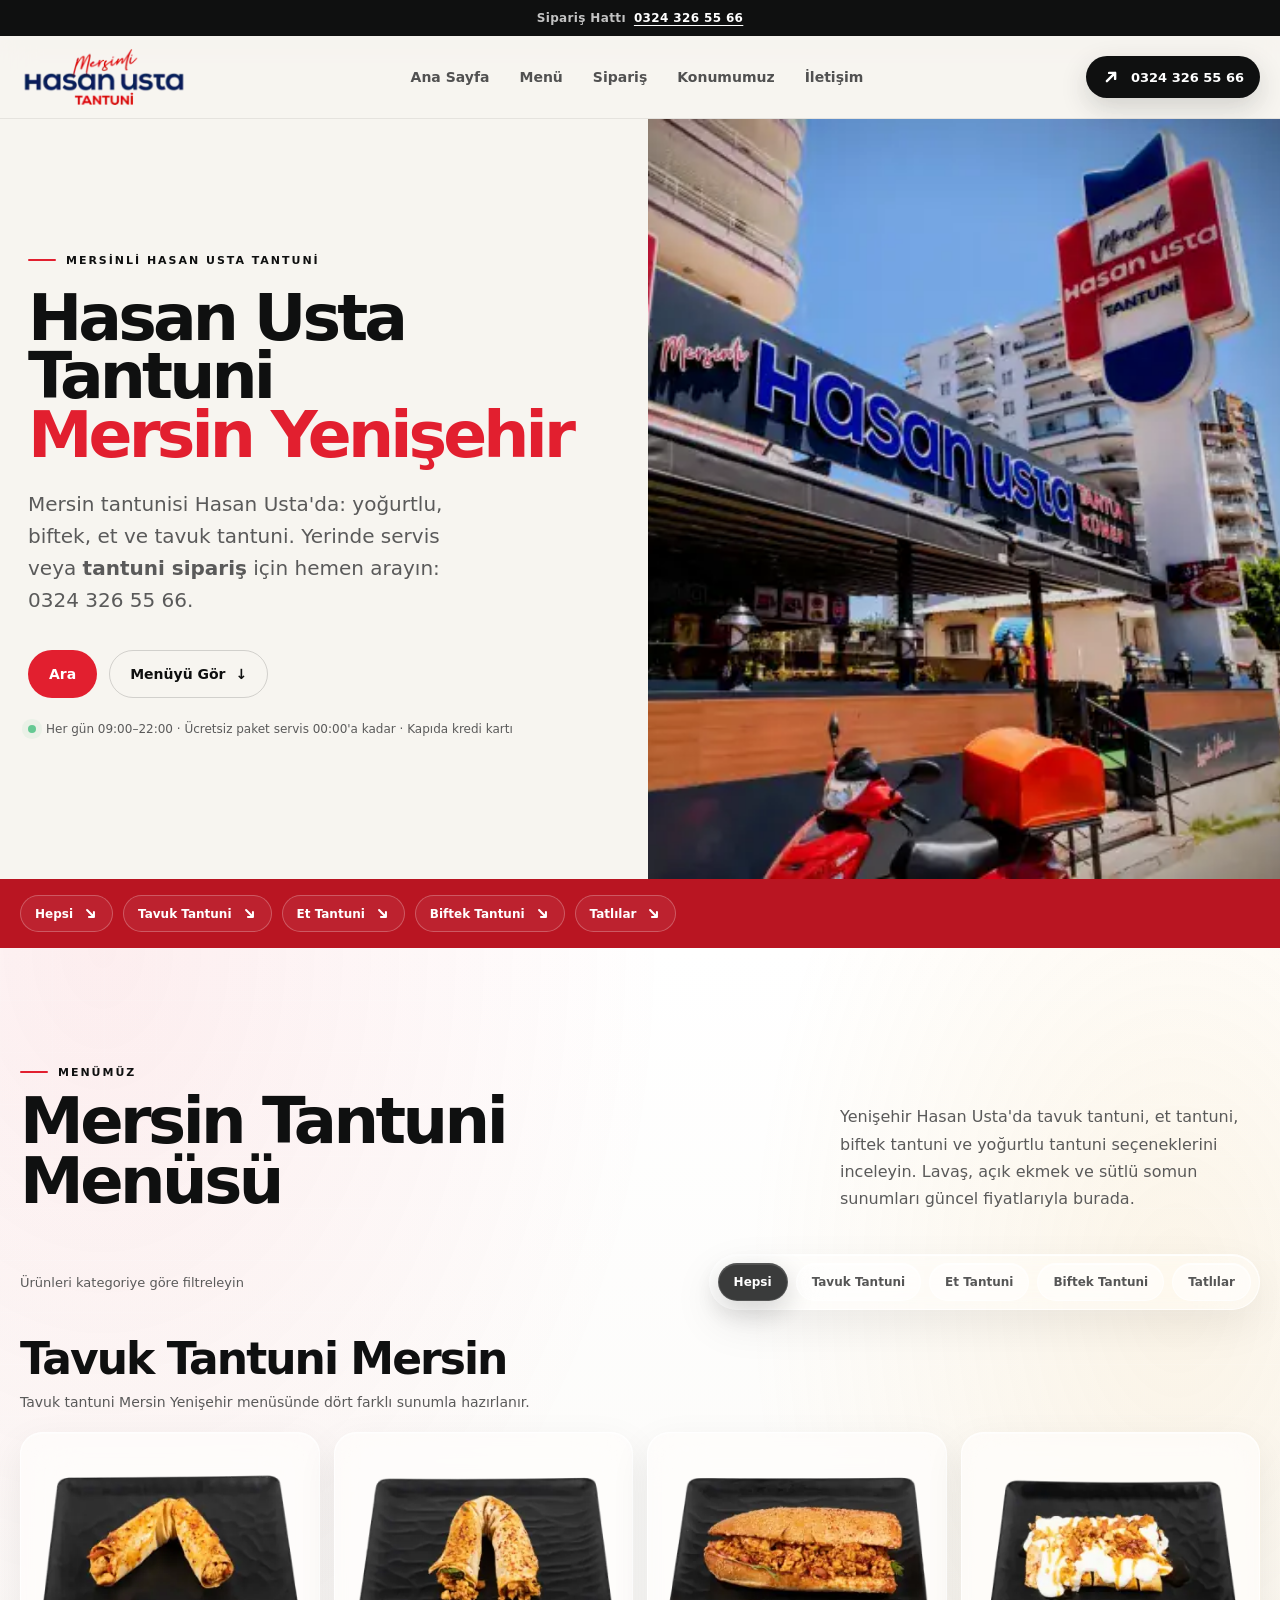
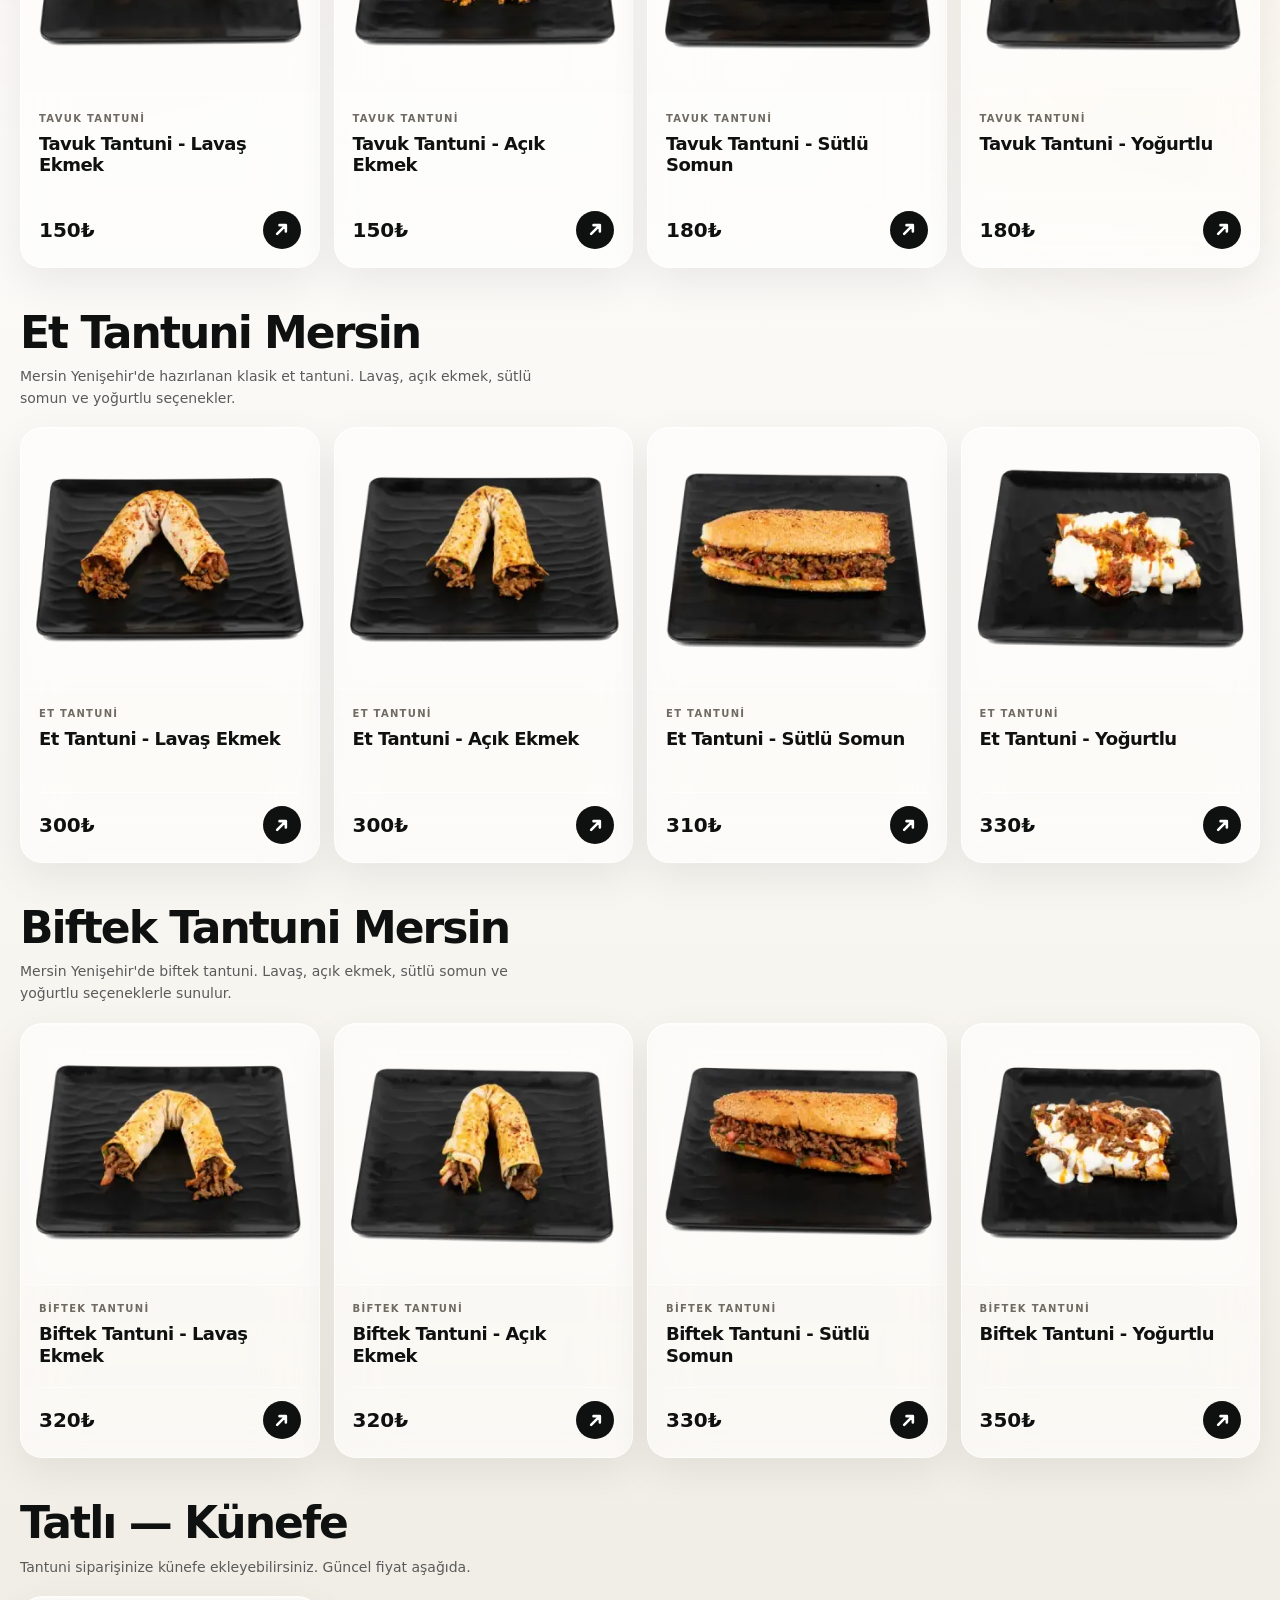
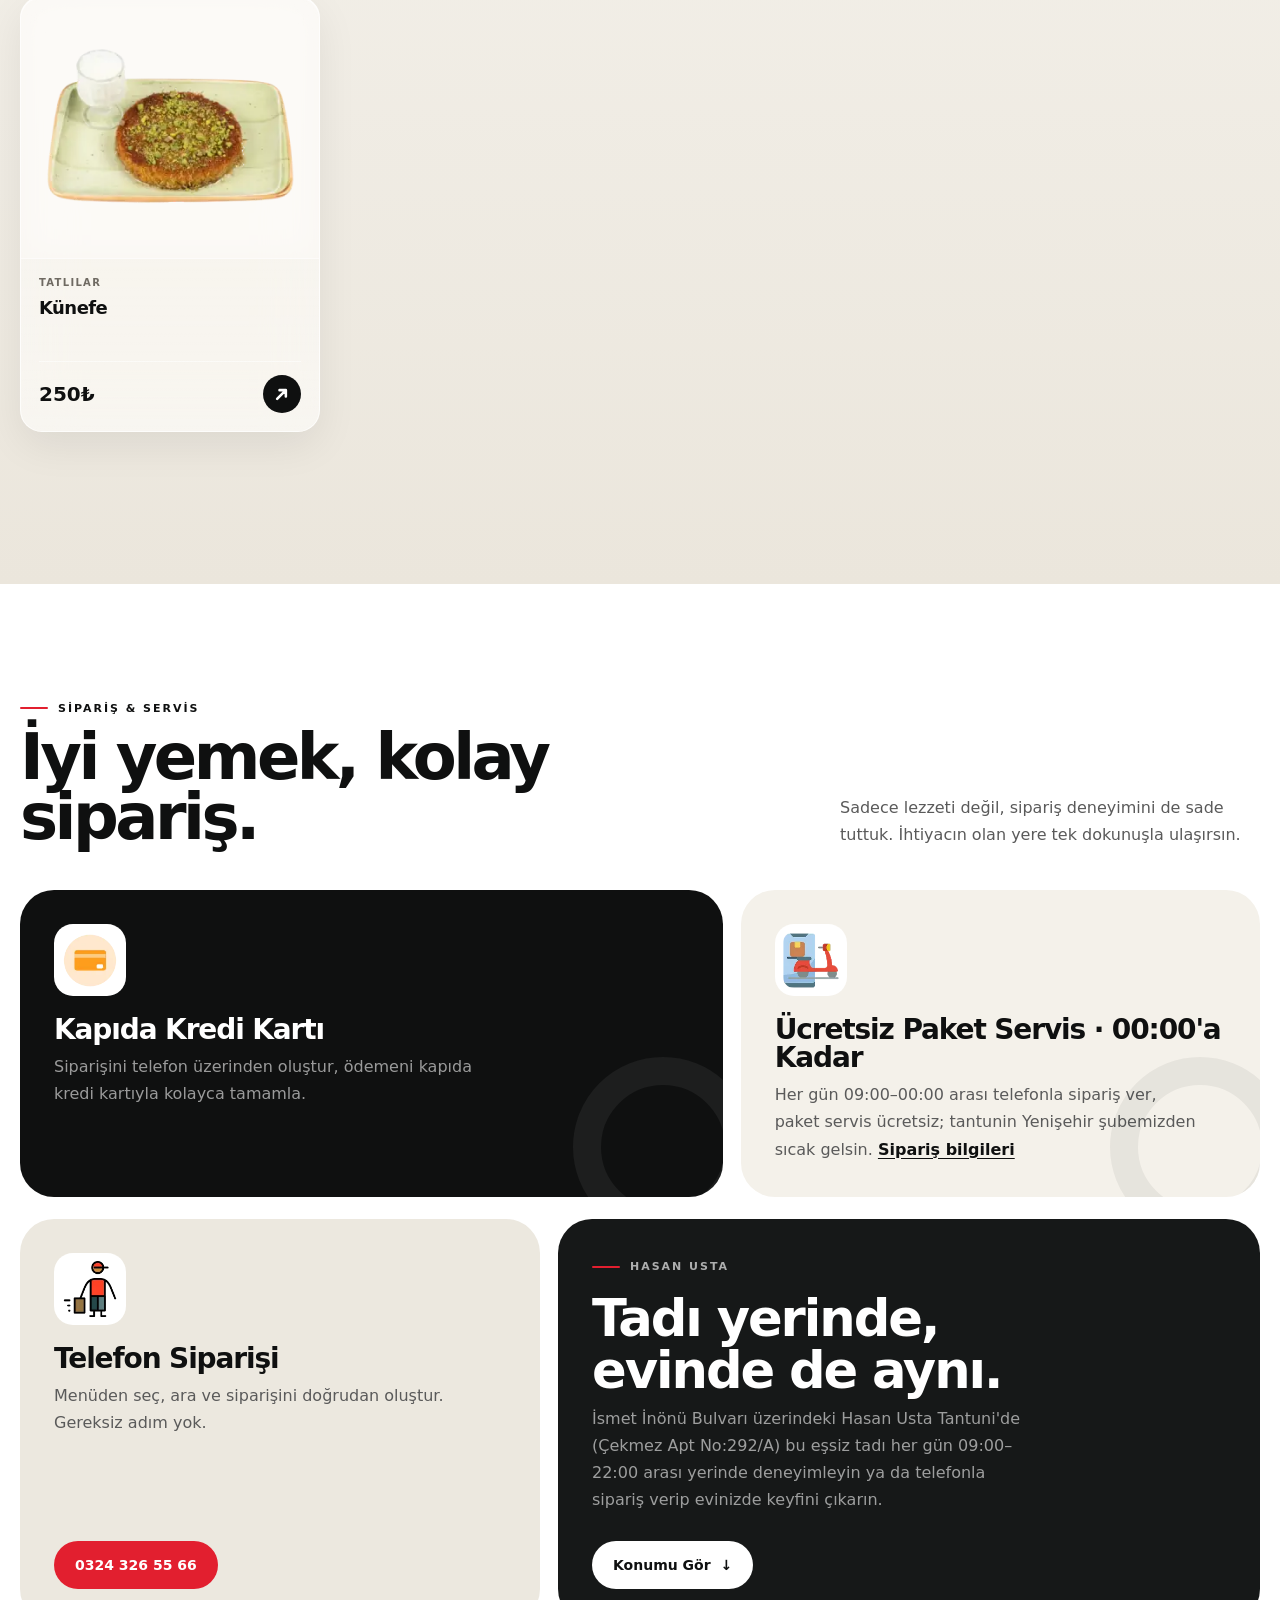
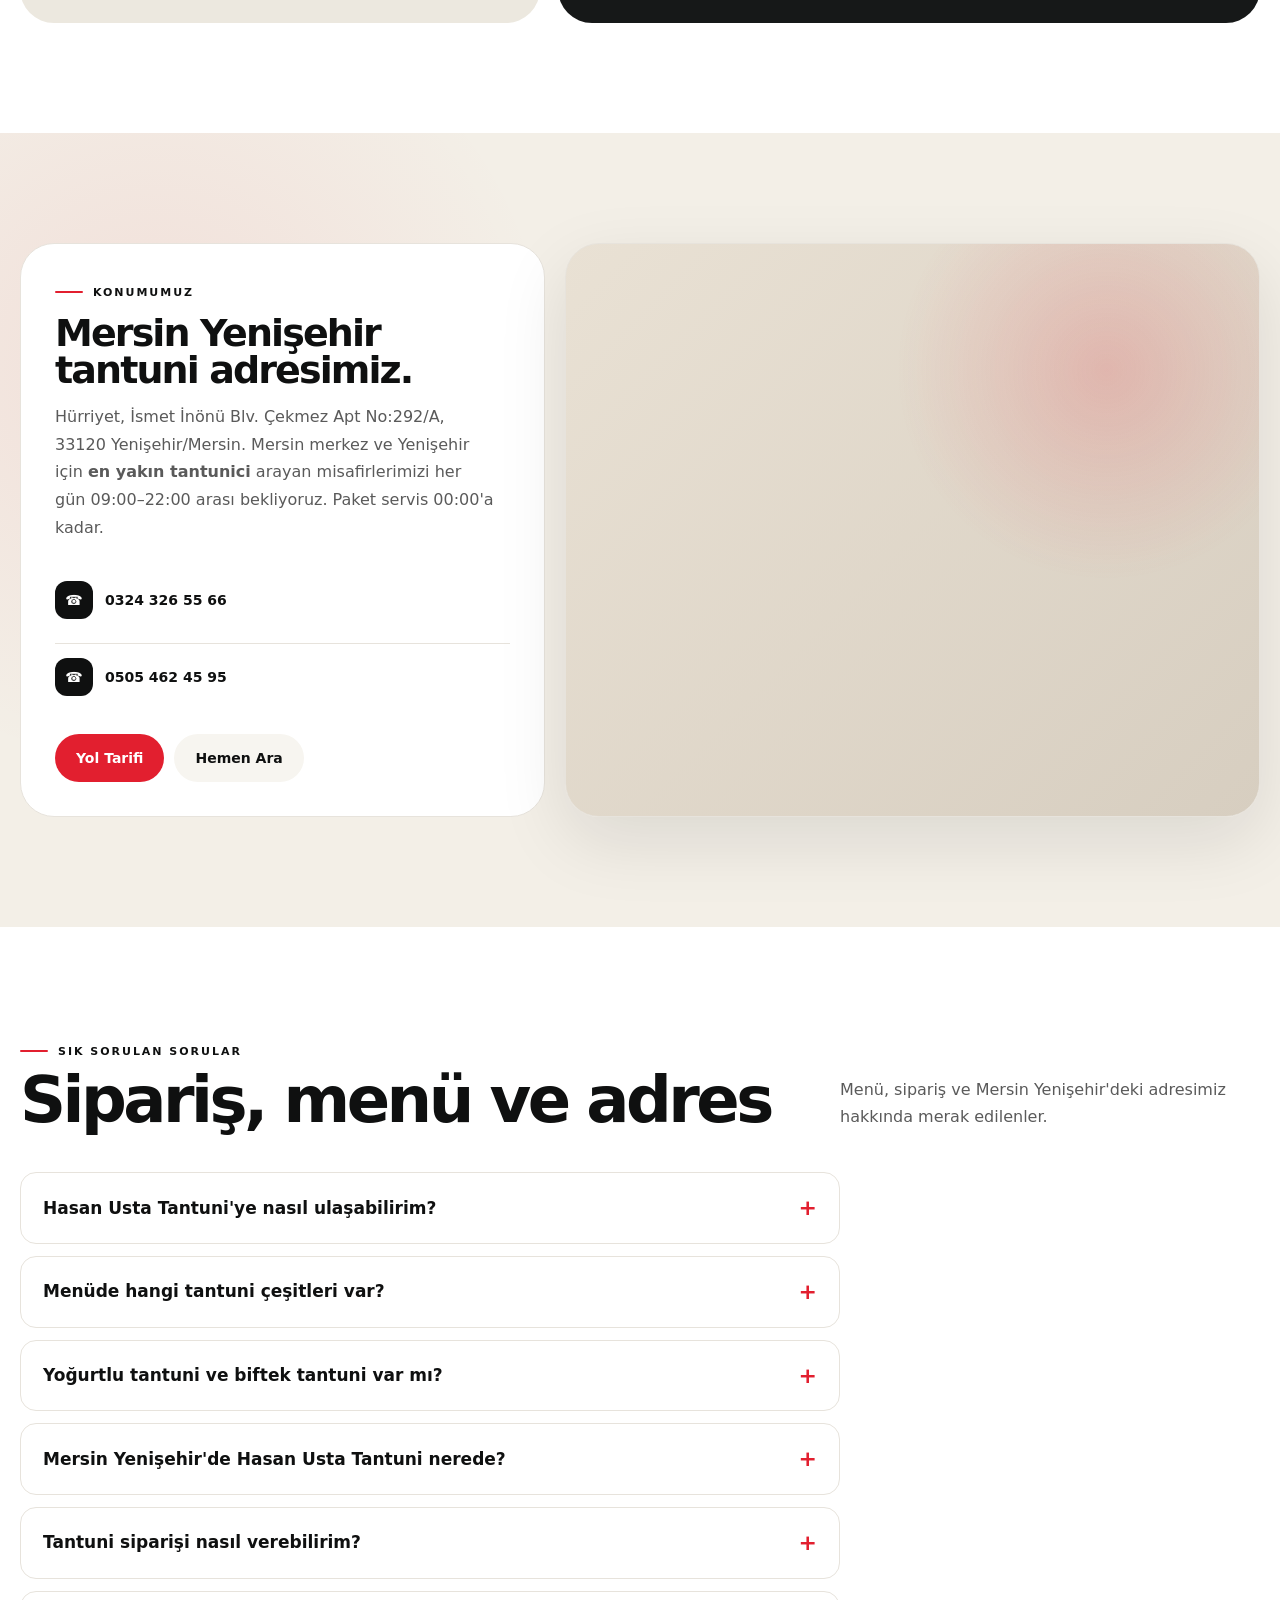
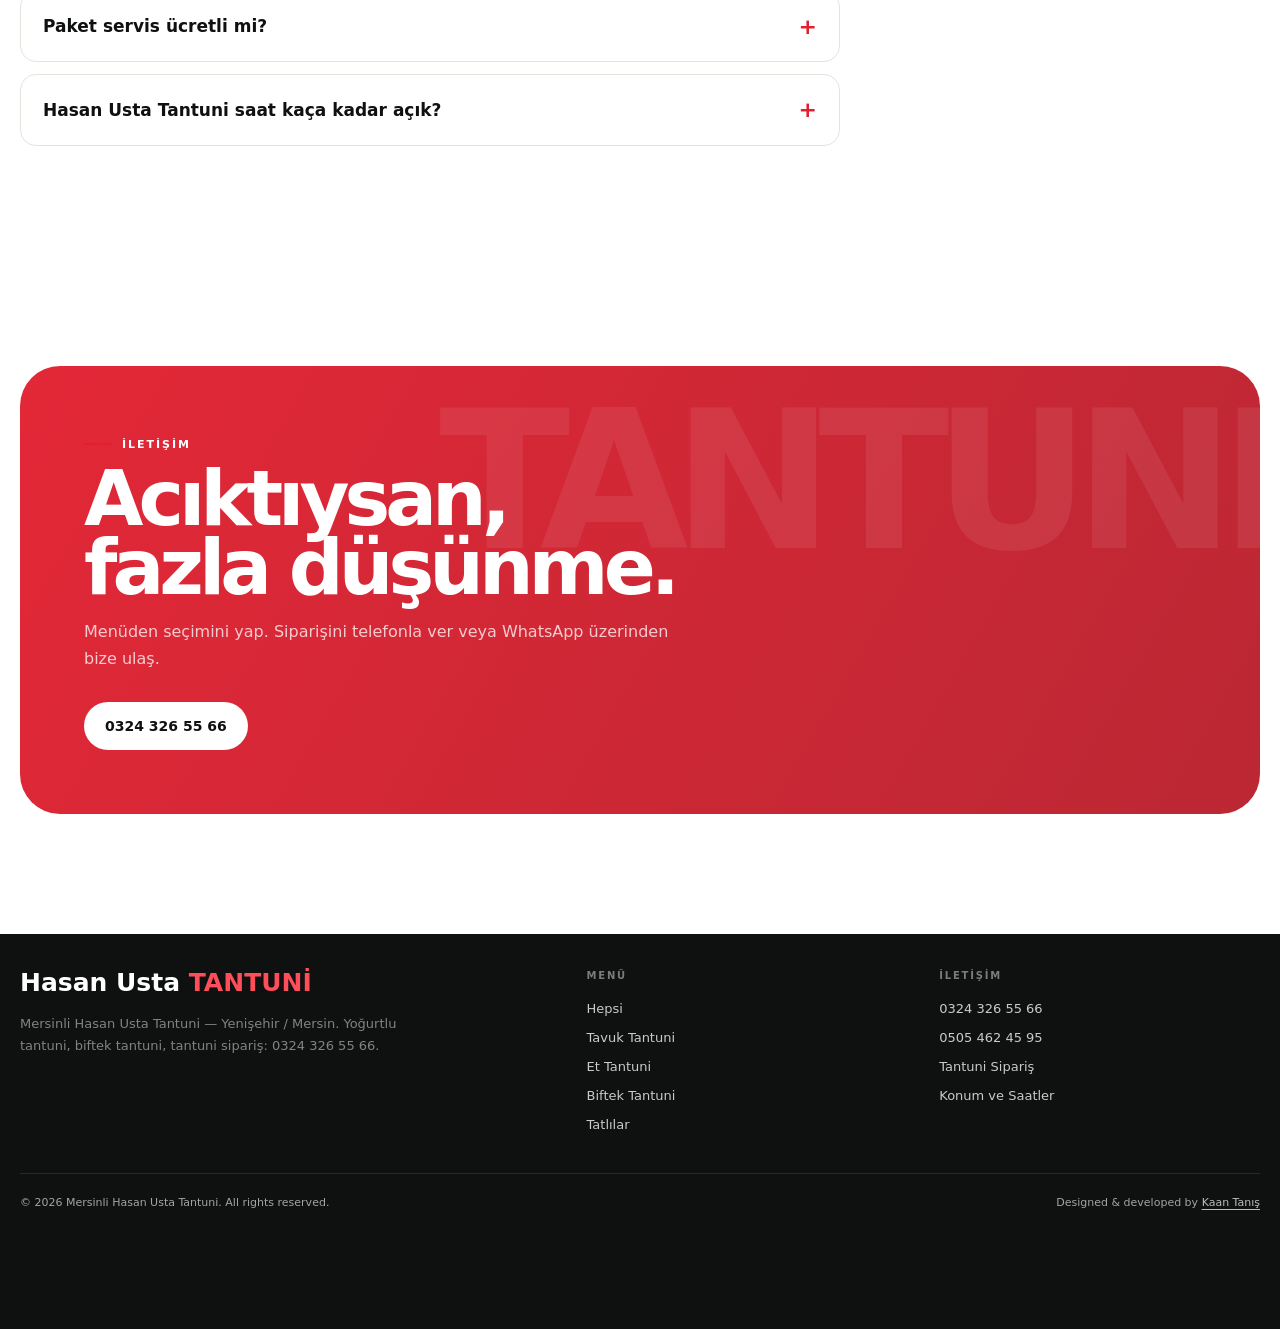
<file: index.html>
<!DOCTYPE html>
<html lang="tr">
<head>
  <meta charset="UTF-8" />
  <meta name="viewport" content="width=device-width, initial-scale=1.0" />
  <meta name="google-site-verification" content="Na1hEfo341hGsZWFAbdFnl8JZlGytCTKSLai0M16E7I" />
  <meta name="theme-color" content="#f7f5f0" />
  <title>Hasan Usta Tantuni | Mersin Tantuni Yenişehir – Sipariş 0324 326 55 66</title>
  <meta name="description" content="Mersin tantuni: Hasan Usta Yenişehir. Tavuk, et, biftek ve yoğurtlu tantuni. Restoran 09:00–22:00, paket servis 00:00’a kadar. Sipariş: 0324 326 55 66." />
  <meta name="geo.region" content="TR-33" />
  <meta name="geo.placename" content="Mersin, Yenişehir" />
  <meta name="ICBM" content="36.7928609, 34.5992794" />
  <link rel="canonical" href="https://mersinlihasanustatantuni.com/" />
  <link rel="describedby" href="/llms.txt" type="text/plain" />
  <link rel="alternate" type="text/markdown" href="/index.md" title="Markdown özeti" />
  <link rel="ai-catalog" href="/.well-known/ai-catalog.json" type="application/ai-catalog+json" />
  <link rel="sitemap" type="application/xml" href="/sitemap.xml" />
  <link rel="icon" href="assets/logo.png" type="image/png" />
  <link rel="apple-touch-icon" href="assets/logo.png" />

  <meta property="og:title" content="Hasan Usta Tantuni | Mersin Yenişehir Tantuni Sipariş" />
  <meta property="og:description" content="Yoğurtlu, biftek ve et tantuni. Mersin Yenişehir Hasan Usta — telefon ve WhatsApp sipariş: 0324 326 55 66." />
  <meta property="og:locale" content="tr" />
  <meta property="og:type" content="website" />
  <meta property="og:site_name" content="Hasan Usta" />
  <meta property="og:application-name" content="Hasan Usta" />
  <meta property="og:url" content="https://mersinlihasanustatantuni.com/" />
  <meta property="og:image" content="https://mersinlihasanustatantuni.com/assets/logo.png" />

  <meta name="twitter:title" content="Hasan Usta Tantuni | Mersin Yenişehir" />
  <meta name="twitter:description" content="Mersin’in ünlü tantunisi Hasan Usta. Yoğurtlu &amp; biftek tantuni siparişi: 0324 326 55 66." />
  <meta name="twitter:image" content="https://mersinlihasanustatantuni.com/assets/logo.png" />

  <script type="application/ld+json">
  {
    "@context": "https://schema.org",
    "@graph": [
      {
        "@type": "WebSite",
        "@id": "https://mersinlihasanustatantuni.com/#website",
        "url": "https://mersinlihasanustatantuni.com/",
        "name": "Mersinli Hasan Usta Tantuni",
        "description": "Mersin Yenişehir'de Hasan Usta tantuni: yoğurtlu tantuni, biftek tantuni, et ve tavuk tantuni siparişi.",
        "inLanguage": "tr-TR",
        "publisher": { "@id": "https://mersinlihasanustatantuni.com/#restaurant" }
      },
      {
        "@type": ["Restaurant", "LocalBusiness", "FoodEstablishment"],
        "@id": "https://mersinlihasanustatantuni.com/#restaurant",
        "name": "Mersinli Hasan Usta Tantuni",
        "alternateName": ["Hasan Usta Tantuni", "Hasan Usta", "Mersinli Hasan Usta"],
        "description": "Mersin Yenişehir'de ünlü tantuni restoranı. Yoğurtlu tantuni, biftek tantuni, et ve tavuk tantuni; telefon ve WhatsApp ile sipariş.",
        "url": "https://mersinlihasanustatantuni.com/",
        "telephone": "+903243265566",
        "image": "https://mersinlihasanustatantuni.com/assets/logo.png",
        "logo": "https://mersinlihasanustatantuni.com/assets/logo.png",
        "priceRange": "₺₺",
        "servesCuisine": ["Turkish", "Mersin tantuni"],
        "acceptsReservations": "False",
        "openingHoursSpecification": [
          {
            "@type": "OpeningHoursSpecification",
            "dayOfWeek": ["Monday", "Tuesday", "Wednesday", "Thursday", "Friday", "Saturday", "Sunday"],
            "opens": "09:00",
            "closes": "22:00"
          }
        ],
        "hasMenu": { "@id": "https://mersinlihasanustatantuni.com/#menu" },
        "address": {
          "@type": "PostalAddress",
          "streetAddress": "Hürriyet, İsmet İnönü Blv. Çekmez Apt No:292/A",
          "addressLocality": "Yenişehir",
          "addressRegion": "Mersin",
          "postalCode": "33120",
          "addressCountry": "TR"
        },
        "geo": {
          "@type": "GeoCoordinates",
          "latitude": 36.7928609,
          "longitude": 34.5992794
        },
        "areaServed": [
          { "@type": "City", "name": "Mersin" },
          { "@type": "AdministrativeArea", "name": "Yenişehir, Mersin" }
        ],
        "knowsAbout": [
          "tantuni",
          "yoğurtlu tantuni",
          "biftek tantuni",
          "Mersin tantuni",
          "tantuni sipariş"
        ],
        "potentialAction": {
          "@type": "OrderAction",
          "target": {
            "@type": "EntryPoint",
            "urlTemplate": "tel:+903243265566",
            "actionPlatform": [
              "http://schema.org/DesktopWebPlatform",
              "http://schema.org/MobileWebPlatform"
            ]
          },
          "deliveryMethod": "http://purl.org/goodrelations/v1#DeliveryModeOwnFleet"
        }
      },
      {
        "@type": "Menu",
        "@id": "https://mersinlihasanustatantuni.com/#menu",
        "name": "Hasan Usta Tantuni Menüsü",
        "hasMenuSection": [
          {
            "@type": "MenuSection",
            "name": "Tavuk Tantuni",
            "hasMenuItem": [
              { "@type": "MenuItem", "name": "Tavuk Tantuni Yoğurtlu", "offers": { "@type": "Offer", "price": "180", "priceCurrency": "TRY" } }
            ]
          },
          {
            "@type": "MenuSection",
            "name": "Et Tantuni",
            "hasMenuItem": [
              { "@type": "MenuItem", "name": "Et Tantuni Yoğurtlu", "offers": { "@type": "Offer", "price": "330", "priceCurrency": "TRY" } },
              { "@type": "MenuItem", "name": "Et Tantuni Lavaş", "offers": { "@type": "Offer", "price": "300", "priceCurrency": "TRY" } }
            ]
          },
          {
            "@type": "MenuSection",
            "name": "Biftek Tantuni",
            "hasMenuItem": [
              { "@type": "MenuItem", "name": "Biftek Tantuni Yoğurtlu", "offers": { "@type": "Offer", "price": "350", "priceCurrency": "TRY" } },
              { "@type": "MenuItem", "name": "Biftek Tantuni Lavaş", "offers": { "@type": "Offer", "price": "320", "priceCurrency": "TRY" } }
            ]
          }
        ]
      },
      {
        "@type": "FAQPage",
        "@id": "https://mersinlihasanustatantuni.com/#sss",
        "mainEntity": [
          {
            "@type": "Question",
            "name": "Hasan Usta Tantuni'ye nasıl ulaşabilirim?",
            "acceptedAnswer": {
              "@type": "Answer",
              "text": "Sipariş hattımız 0324 326 55 66. WhatsApp üzerinden 0505 462 45 95 numarasına da ulaşabilirsiniz."
            }
          },
          {
            "@type": "Question",
            "name": "Menüde hangi tantuni çeşitleri var?",
            "acceptedAnswer": {
              "@type": "Answer",
              "text": "Et, biftek ve tavuk tantuni seçeneklerimiz var. Tantuninizi lavaş, açık ekmek, sütlü somun veya yoğurtlu olarak seçebilirsiniz."
            }
          },
          {
            "@type": "Question",
            "name": "Yoğurtlu tantuni ve biftek tantuni var mı?",
            "acceptedAnswer": {
              "@type": "Answer",
              "text": "Evet. Et, biftek ve tavuk tantunide yoğurtlu seçenek bulunuyor. Güncel çeşitleri ve fiyatları menüde görebilirsiniz."
            }
          },
          {
            "@type": "Question",
            "name": "Mersin Yenişehir'de Hasan Usta Tantuni nerede?",
            "acceptedAnswer": {
              "@type": "Answer",
              "text": "Hürriyet, İsmet İnönü Blv. Çekmez Apt No:292/A, 33120 Yenişehir/Mersin adresindeyiz. Yol tarifi için Google Haritalar bağlantısını kullanabilirsiniz."
            }
          },
          {
            "@type": "Question",
            "name": "Tantuni siparişi nasıl verebilirim?",
            "acceptedAnswer": {
              "@type": "Answer",
              "text": "Menüden seçiminizi yaptıktan sonra telefonla veya WhatsApp üzerinden sipariş verebilirsiniz. Kapıda kredi kartı ile ödeme seçeneğimiz de var."
            }
          },
          {
            "@type": "Question",
            "name": "Paket servis ücretli mi?",
            "acceptedAnswer": {
              "@type": "Answer",
              "text": "Hayır, paket servis ücretsiz. Adresinizin servis alanında olup olmadığını sipariş sırasında telefonda söyleriz."
            }
          },
          {
            "@type": "Question",
            "name": "Hasan Usta Tantuni saat kaça kadar açık?",
            "acceptedAnswer": {
              "@type": "Answer",
              "text": "Restoran her gün 09:00–22:00 arasında açık. Paket servis her gün 09:00–00:00 arasında devam ediyor."
            }
          }
        ]
      }
    ]
  }
  </script>

  <link rel="preload" as="image" type="image/webp" href="assets/hero-640.webp" fetchpriority="high"
    imagesrcset="assets/hero-640.webp 640w, assets/hero-960.webp 800w, assets/hero-1280.webp 1100w"
    imagesizes="(max-width:560px) 100vw, (max-width:1120px) 100vw, 50vw" />

  <script>
    window.dataLayer = window.dataLayer || [];
    function gtag(){dataLayer.push(arguments);}
    gtag('js', new Date());
    gtag('config', 'AW-17880368457');
    function gtag_report_conversion(url) {
      var done = false;
      var callback = function () {
        if (done) return;
        done = true;
        if (typeof url != 'undefined') window.location = url;
      };
      gtag('event', 'conversion', {
        'send_to': 'AW-17880368457/J2n0CPC90JMdEMmKg85C',
        'value': 1.0,
        'currency': 'TRY',
        'event_callback': callback
      });
      setTimeout(callback, 800);
      return false;
    }
    window.loadMetaPixel = function () {
      if (window.__hasanMetaPixelLoaded) return;
      window.__hasanMetaPixelLoaded = true;
      !function(f,b,e,v,n,t,s)
      {if(f.fbq)return;n=f.fbq=function(){n.callMethod?
      n.callMethod.apply(n,arguments):n.queue.push(arguments)};
      if(!f._fbq)f._fbq=n;n.push=n;n.loaded=!0;n.version='2.0';
      n.queue=[];t=b.createElement(e);t.async=!0;
      t.src=v;s=b.getElementsByTagName(e)[0];
      s.parentNode.insertBefore(t,s)}(window,document,'script',
      'https://connect.facebook.net/en_US/fbevents.js');
      fbq('init', '1102594515507353');
      fbq('track', 'PageView');
    };
    window.loadHasanAnalytics = function () {
      if (window.__hasanAnalyticsLoaded) return;
      window.__hasanAnalyticsLoaded = true;
      var g = document.createElement('script');
      g.async = true;
      g.src = 'https://www.googletagmanager.com/gtag/js?id=AW-17880368457';
      document.head.appendChild(g);
      window.loadMetaPixel();
    };
  </script>

  <style>
    :root {
      --font-sans: system-ui, -apple-system, BlinkMacSystemFont, "Segoe UI", Roboto, "Helvetica Neue", Arial, sans-serif;
      --ink: #0f1010;
      --muted: #5a5a5a;
      --cream: #f7f5f0;
      --paper: #ffffff;
      --line: #e7e3dc;
      --red: #e21f2f;
      --red-dark: #b91522;
      --gold: #e9ae42;
      --green: #18865c;
      --shadow: 0 24px 70px rgba(15, 16, 16, .10);
      --radius-xl: 34px;
      --radius-lg: 24px;
      --radius-md: 16px;
      --max: 1240px;
    }

    * { box-sizing: border-box; }
    html { scroll-behavior: auto; }
    #menu, #konum, #contact, #iletisim, #cta, #sss, #anasayfa, #yogurtlu-tantuni, #et-tantuni, #biftek-tantuni, #tavuk-tantuni, #tatli { scroll-margin-top: 110px; }
    body {
      margin: 0;
      color: var(--ink);
      background: var(--cream);
      font-family: var(--font-sans);
      -webkit-font-smoothing: antialiased;
      text-rendering: optimizeLegibility;
    }
    body.lock { overflow: hidden; }
    a { color: inherit; text-decoration: none; }
    button, a { -webkit-tap-highlight-color: transparent; }
    img { max-width: 100%; display: block; }
    ::selection { background: var(--red); color: #fff; }

    .container {
      width: min(calc(100% - 36px), var(--max));
      margin-inline: auto;
    }

    .eyebrow {
      display: inline-flex;
      align-items: center;
      gap: 10px;
      font-size: 11px;
      font-weight: 700;
      letter-spacing: .18em;
      text-transform: uppercase;
    }
    .eyebrow::before {
      content: "";
      width: 28px;
      height: 2px;
      background: var(--red);
      border-radius: 99px;
    }

    .section {
      padding: 110px 0;
      position: relative;
      overflow: clip;
    }
    .section--white { background: var(--paper); }
    .section-head {
      display: flex;
      align-items: end;
      justify-content: space-between;
      gap: 28px;
      margin-bottom: 42px;
    }
    .section-head h2 {
      margin: 12px 0 0;
      font: 700 clamp(38px, 5vw, 66px)/.95 var(--font-sans);
      letter-spacing: -.055em;
      max-width: 760px;
    }
    .section-head p {
      margin: 0;
      max-width: 420px;
      color: var(--muted);
      line-height: 1.7;
    }

    .topbar {
      background: var(--ink);
      color: #fff;
      min-height: 36px;
      display: flex;
      align-items: center;
      justify-content: center;
      padding: 8px 16px;
      font-size: 12px;
      font-weight: 600;
      letter-spacing: .03em;
    }
    .topbar span { opacity: .75; margin-right: 8px; }
    .topbar a { text-decoration: underline; text-underline-offset: 3px; }

    header {
      position: sticky;
      top: 0;
      z-index: 50;
      background: rgba(247, 245, 240, .96);
      border-bottom: 1px solid rgba(15,16,16,.08);
    }
    @media (min-width: 861px) {
      header {
        background: rgba(247, 245, 240, .84);
        backdrop-filter: blur(18px);
      }
    }
    .nav {
      min-height: 82px;
      display: grid;
      grid-template-columns: auto 1fr auto;
      align-items: center;
      gap: 32px;
    }
    .brand {
      display: inline-flex;
      align-items: center;
      min-width: 0;
    }
    .brand img {
      width: 168px;
      height: auto;
      object-fit: contain;
    }
    .brand-fallback { display: none; }
    .nav-links {
      justify-self: center;
      display: flex;
      align-items: center;
      gap: 30px;
      font-size: 14px;
      font-weight: 600;
    }
    .nav-links a {
      color: #515151;
      transition: color .2s ease;
      position: relative;
    }
    .nav-links a::after {
      content: "";
      position: absolute;
      left: 0;
      right: 100%;
      bottom: -7px;
      height: 2px;
      background: var(--red);
      border-radius: 99px;
      transition: right .25s ease;
    }
    .nav-links a:hover { color: var(--ink); }
    .nav-links a:hover::after { right: 0; }

    .nav-cta {
      display: inline-flex;
      align-items: center;
      gap: 11px;
      padding: 12px 16px;
      background: var(--ink);
      color: #fff;
      border-radius: 999px;
      font-weight: 700;
      font-size: 13px;
      box-shadow: 0 10px 28px rgba(15,16,16,.16);
      transition: transform .2s ease, background .2s ease;
      white-space: nowrap;
    }
    .nav-cta:hover { transform: translateY(-1px); background: #202222; }
    .icon {
      width: 18px;
      height: 18px;
      display: inline-flex;
      align-items: center;
      justify-content: center;
    }
    .ui-icon {
      flex-shrink: 0;
      display: inline-grid;
      place-items: center;
      line-height: 0;
    }
    .ui-icon svg {
      width: 100%;
      height: 100%;
      display: block;
    }
    .ui-icon--call { width: 18px; height: 18px; }
    .order-mini .ui-icon { width: 19px; height: 19px; }
    .quick-nav .ui-icon { width: 15px; height: 15px; margin-left: 2px; }
    .hamburger {
      display: none;
      border: 0;
      background: transparent;
      width: 44px;
      height: 44px;
      border-radius: 12px;
      cursor: pointer;
      z-index: 2;
      -webkit-tap-highlight-color: transparent;
    }

    .hero {
      min-height: min(760px, calc(100vh - 118px));
      background: var(--cream);
      color: var(--ink);
      display: grid;
      grid-template-columns:
        max(28px, calc((100vw - var(--max)) / 2))
        minmax(0, 1fr)
        minmax(460px, 1.02fr);
      align-items: stretch;
      overflow: clip;
    }
    .hero-copy {
      grid-column: 2;
      padding: 80px 56px 88px 0;
      display: flex;
      flex-direction: column;
      justify-content: center;
      container-type: inline-size;
    }
    .hero .eyebrow { color: var(--ink); }
    .hero h1 {
      margin: 22px 0 24px;
      font: 700 clamp(48px, 11.5cqi, 86px)/.9 var(--font-sans);
      letter-spacing: -.06em;
    }
    .hero h1 em {
      font-style: normal;
      color: var(--red);
    }
    .hero-sub {
      margin: 0;
      color: var(--muted);
      font-size: clamp(16px, 1.8vw, 20px);
      line-height: 1.6;
      max-width: 460px;
    }
    .hero-actions {
      margin-top: 34px;
      display: flex;
      flex-wrap: wrap;
      gap: 12px;
    }
    .btn {
      display: inline-flex;
      align-items: center;
      justify-content: center;
      gap: 10px;
      border-radius: 999px;
      padding: 15px 20px;
      font-weight: 700;
      font-size: 14px;
      border: 1px solid transparent;
      transition: transform .2s ease, background .2s ease, border-color .2s ease;
      cursor: pointer;
    }
    .btn:hover { transform: translateY(-2px); }
    .btn-primary { background: var(--red); color: #fff; }
    .btn-primary:hover { background: #f12b39; }
    .btn-light { background: #fff; color: var(--ink); }
    .btn-ghost { background: transparent; color: var(--ink); border-color: rgba(15,16,16,.16); }
    .btn-ghost:hover { border-color: rgba(15,16,16,.4); background: rgba(15,16,16,.04); }
    .btn-wa { background: #1daa69; color: #fff; }
    .btn-wa:hover { background: #17965d; }

    .hero-note {
      margin-top: 24px;
      display: flex;
      align-items: center;
      gap: 10px;
      color: var(--muted);
      font-size: 12px;
    }
    .hero-note .dot {
      width: 8px;
      height: 8px;
      border-radius: 50%;
      background: #65c993;
      box-shadow: 0 0 0 6px rgba(101,201,147,.09);
    }

    .hero-visual {
      grid-column: 3;
      position: relative;
      min-height: 460px;
    }
    .hero-visual img {
      position: absolute;
      inset: 0;
      width: 100%;
      height: 100%;
      object-fit: cover;
      object-position: 58% 42%;
    }

    .quick-nav {
      background: var(--red-dark);
      color: #fff;
      padding: 16px 0;
      overflow-x: auto;
      scrollbar-width: none;
    }
    .quick-nav::-webkit-scrollbar { display: none; }
    .quick-nav-inner {
      display: flex;
      align-items: center;
      gap: 10px;
      white-space: nowrap;
    }
    .quick-nav a {
      display: inline-flex;
      align-items: center;
      gap: 8px;
      padding: 10px 14px;
      border: 1px solid rgba(255,255,255,.25);
      border-radius: 999px;
      color: #fff;
      font-size: 12px;
      font-weight: 700;
      background: rgba(255,255,255,.06);
    }
    .quick-nav a:hover { background: rgba(255,255,255,.13); }

    .menu-section {
      background:
        radial-gradient(ellipse 85% 55% at 8% 0%, rgba(226,31,47,.08), transparent 52%),
        radial-gradient(ellipse 70% 50% at 92% 12%, rgba(233,174,66,.11), transparent 48%),
        linear-gradient(180deg, #fff 0%, var(--cream) 58%, #ebe6dc 100%);
    }
    .menu-section::before {
      content: "";
      position: absolute;
      inset: 0;
      background:
        linear-gradient(rgba(255,255,255,.55) 1px, transparent 1px),
        linear-gradient(90deg, rgba(255,255,255,.32) 1px, transparent 1px);
      background-size: 52px 52px;
      mask-image: linear-gradient(to bottom, rgba(0,0,0,.22), transparent 85%);
      pointer-events: none;
    }
    .menu-section .container { position: relative; z-index: 1; }
    .menu-topline {
      display: flex;
      align-items: center;
      justify-content: space-between;
      gap: 20px;
      margin-bottom: 26px;
    }
    .menu-topline .label {
      color: var(--muted);
      font-size: 13px;
    }
    .filters {
      display: flex;
      flex-wrap: wrap;
      gap: 8px;
      padding: 8px;
      border-radius: 999px;
      background: rgba(255,255,255,.38);
      -webkit-backdrop-filter: blur(28px) saturate(1.45);
      backdrop-filter: blur(28px) saturate(1.45);
      border: 1px solid rgba(255,255,255,.72);
      box-shadow:
        0 16px 44px rgba(15,16,16,.07),
        inset 0 1px 0 rgba(255,255,255,.92);
    }
    .filter {
      display: inline-flex;
      align-items: center;
      padding: 11px 15px;
      border-radius: 999px;
      background: rgba(255,255,255,.42);
      -webkit-backdrop-filter: blur(18px) saturate(1.25);
      backdrop-filter: blur(18px) saturate(1.25);
      border: 1px solid rgba(255,255,255,.58);
      color: #565656;
      font: 700 12px var(--font-sans);
      cursor: pointer;
      transition: all .2s ease;
      box-shadow: inset 0 1px 0 rgba(255,255,255,.75);
    }
    .filter:hover {
      color: var(--ink);
      background: rgba(255,255,255,.62);
      border-color: rgba(255,255,255,.85);
    }
    .filter.active {
      background: rgba(15,16,16,.82);
      -webkit-backdrop-filter: blur(20px) saturate(1.2);
      backdrop-filter: blur(20px) saturate(1.2);
      color: #fff;
      border-color: rgba(255,255,255,.14);
      box-shadow: 0 10px 28px rgba(15,16,16,.18), inset 0 1px 0 rgba(255,255,255,.12);
    }

    .products {
      display: grid;
      grid-template-columns: repeat(4, minmax(0,1fr));
      gap: 14px;
    }
    .product {
      background: rgba(255,255,255,.48);
      -webkit-backdrop-filter: blur(26px) saturate(1.5);
      backdrop-filter: blur(26px) saturate(1.5);
      border: 1px solid rgba(255,255,255,.78);
      border-radius: 22px;
      overflow: hidden;
      min-width: 0;
      box-shadow:
        0 14px 40px rgba(15,16,16,.07),
        inset 0 1px 0 rgba(255,255,255,.95);
      transition: transform .25s ease, box-shadow .25s ease, border-color .25s ease, background .25s ease;
    }
    .product:hover {
      transform: translateY(-6px);
      background: rgba(255,255,255,.66);
      border-color: rgba(255,255,255,.92);
      box-shadow:
        0 24px 56px rgba(15,16,16,.11),
        inset 0 1px 0 rgba(255,255,255,1);
    }
    .product-media {
      aspect-ratio: 1 / .88;
      padding: 10px;
      background: rgba(251,250,247,.38);
      -webkit-backdrop-filter: blur(16px) saturate(1.2);
      backdrop-filter: blur(16px) saturate(1.2);
      overflow: hidden;
      border-bottom: 1px solid rgba(255,255,255,.45);
    }
    .product-media img {
      width: 100%;
      height: 100%;
      object-fit: contain;
      transition: transform .45s cubic-bezier(.22,1,.36,1);
    }
    .product:hover .product-media img { transform: scale(1.06); }
    .product-body {
      padding: 18px;
      background: linear-gradient(180deg, rgba(255,255,255,.08), rgba(255,255,255,.22));
    }
    .product-cat {
      font-size: 10px;
      font-weight: 700;
      text-transform: uppercase;
      letter-spacing: .13em;
      color: #6f6a62;
      margin-bottom: 9px;
    }
    .product-name {
      min-height: 48px;
      margin: 0;
      font: 700 18px/1.18 var(--font-sans);
      letter-spacing: -.03em;
    }
    .product-foot {
      margin-top: 16px;
      padding-top: 13px;
      border-top: 1px solid rgba(255,255,255,.55);
      display: flex;
      align-items: center;
      justify-content: space-between;
      gap: 10px;
    }
    .price { font: 700 20px var(--font-sans); }
    .order-mini {
      width: 38px;
      height: 38px;
      border-radius: 50%;
      display: grid;
      place-items: center;
      background: var(--ink);
      color: #fff;
      transition: transform .2s ease, background .2s ease;
    }
    .order-mini:hover { transform: rotate(-8deg); background: var(--red); }

    .feature-wrap {
      display: grid;
      grid-template-columns: 1.15fr .85fr;
      gap: 18px;
      margin-top: 22px;
    }
    .feature-wrap--split {
      grid-template-columns: 1fr;
    }
    @media (min-width: 861px) {
      .feature-wrap--split {
        grid-template-columns: minmax(0, 1fr) minmax(0, 1.35fr);
      }
    }
    .feature-card {
      background: var(--ink);
      color: #fff;
      border-radius: var(--radius-xl);
      padding: 34px;
      position: relative;
      overflow: hidden;
      min-height: 260px;
    }
    .feature-card--phone {
      display: flex;
      flex-direction: column;
      justify-content: flex-start;
    }
    .feature-card--phone p {
      max-width: none;
      flex: 1;
    }
    .feature-card__action {
      margin-top: 22px;
    }
    .feature-card--light {
      background: #f4f1ea;
      color: var(--ink);
    }
    .feature-card h3 {
      margin: 20px 0 9px;
      font: 700 28px/1 var(--font-sans);
      letter-spacing: -.04em;
    }
    .feature-card p {
      color: rgba(255,255,255,.58);
      max-width: 430px;
      line-height: 1.7;
      margin: 0;
    }
    .feature-card--light p { color: var(--muted); }
    .feature-icon {
      width: 72px;
      height: 72px;
      border-radius: 19px;
      background: #fff;
      padding: 8px;
      object-fit: contain;
    }
    .feature-card--light .feature-icon { background: #fff; }
    .feature-mark {
      position: absolute;
      right: -30px;
      bottom: -40px;
      width: 180px;
      height: 180px;
      border-radius: 50%;
      border: 28px solid rgba(255,255,255,.06);
    }

    .location {
      background:
        radial-gradient(circle at 12% 30%, rgba(226,31,47,.08), transparent 32%),
        #f3efe7;
    }
    .location-grid {
      display: grid;
      grid-template-columns: .86fr 1.14fr;
      gap: 20px;
      align-items: stretch;
    }
    .location-card {
      background: #fff;
      border: 1px solid var(--line);
      border-radius: var(--radius-xl);
      padding: 34px;
      min-height: 100%;
      display: flex;
      flex-direction: column;
      justify-content: space-between;
    }
    .location-card h2 {
      margin: 16px 0 14px;
      font: 700 38px/.98 var(--font-sans);
      letter-spacing: -.05em;
    }
    .location-card p {
      color: var(--muted);
      line-height: 1.72;
      max-width: 440px;
      margin: 0;
    }
    .contact-stack { margin-top: 26px; display: grid; gap: 10px; }
    .contact-row {
      display: flex;
      align-items: center;
      gap: 12px;
      padding: 14px 0;
      border-top: 1px solid var(--line);
      font-size: 14px;
      font-weight: 600;
    }
    .contact-row:first-child { border-top: 0; }
    .contact-badge {
      width: 38px;
      height: 38px;
      border-radius: 12px;
      background: var(--ink);
      color: #fff;
      display: grid;
      place-items: center;
      flex: 0 0 auto;
    }
    .map {
      min-height: 500px;
      border-radius: var(--radius-xl);
      overflow: hidden;
      border: 1px solid var(--line);
      display: grid;
      place-items: center;
      padding: 34px;
      background:
        radial-gradient(circle at 78% 22%, rgba(226,31,47,.18), transparent 30%),
        linear-gradient(135deg, #e9e1d4, #d7cec0);
      box-shadow: var(--shadow);
    }
    .map iframe { width: 100%; height: 100%; min-height: 500px; border: 0; filter: grayscale(.1) contrast(1.03); }
    .map-placeholder {
      width: min(100%, 360px);
      padding: 30px;
      border-radius: 26px;
      background: rgba(255,255,255,.82);
      box-shadow: 0 18px 48px rgba(15,16,16,.14);
    }
    .map-placeholder strong {
      display: block;
      margin: 14px 0 8px;
      font: 700 28px/.98 var(--font-sans);
      letter-spacing: -.04em;
    }
    .map-placeholder p {
      margin: 0;
      color: var(--muted);
      line-height: 1.6;
      font-size: 14px;
    }
    .map-placeholder .btn { margin-top: 22px; }

    .faq-list {
      display: grid;
      gap: 12px;
      max-width: 820px;
    }
    .faq-item {
      background: #fff;
      border: 1px solid var(--line);
      border-radius: var(--radius-md);
      padding: 0 22px;
    }
    .faq-item summary {
      cursor: pointer;
      list-style: none;
      font: 700 17px/1.35 var(--font-sans);
      padding: 20px 0;
      display: flex;
      align-items: center;
      justify-content: space-between;
      gap: 16px;
    }
    .faq-item summary::-webkit-details-marker { display: none; }
    .faq-item summary::after {
      content: "+";
      font-size: 22px;
      color: var(--red);
      flex-shrink: 0;
    }
    .faq-item[open] summary::after { content: "−"; }
    .faq-item p {
      margin: 0 0 20px;
      color: var(--muted);
      line-height: 1.72;
      font-size: 14px;
    }

    .cta {
      padding: 110px 0 120px;
      background: #fff;
    }
    .cta-card {
      border-radius: 40px;
      overflow: hidden;
      background:
        linear-gradient(120deg, rgba(226,31,47,.96), rgba(181,21,34,.92));
      color: #fff;
      padding: 64px;
      position: relative;
      isolation: isolate;
    }
    .cta-card::before {
      content: "TANTUNI";
      position: absolute;
      right: -16px;
      top: 20px;
      font: 700 clamp(96px, 15vw, 210px)/1 var(--font-sans);
      letter-spacing: -.08em;
      color: rgba(255,255,255,.08);
      z-index: -1;
    }
    .cta-card h2 {
      max-width: 760px;
      margin: 13px 0 16px;
      font: 700 clamp(42px, 6vw, 82px)/.9 var(--font-sans);
      letter-spacing: -.065em;
    }
    .cta-card p {
      max-width: 590px;
      margin: 0;
      color: rgba(255,255,255,.76);
      line-height: 1.7;
    }
    .cta-actions { margin-top: 30px; display: flex; gap: 10px; flex-wrap: wrap; }

    footer {
      background: var(--ink);
      color: #fff;
      padding: 36px 0 120px;
    }
    .footer-grid {
      display: grid;
      grid-template-columns: 1.25fr .75fr .75fr;
      gap: 32px;
      padding-bottom: 34px;
    }
    .footer-brand p {
      color: rgba(255,255,255,.48);
      max-width: 420px;
      line-height: 1.7;
      margin: 18px 0 0;
      font-size: 13px;
    }
    .footer-title {
      color: rgba(255,255,255,.45);
      text-transform: uppercase;
      font-size: 10px;
      letter-spacing: .18em;
      font-weight: 700;
      margin-bottom: 13px;
    }
    .footer-col a { display: block; padding: 7px 0; font-size: 13px; color: rgba(255,255,255,.78); }
    .footer-col a:hover { color: #fff; }
    .footer-bottom {
      border-top: 1px solid rgba(255,255,255,.1);
      padding-top: 22px;
      display: flex;
      justify-content: space-between;
      align-items: center;
      gap: 18px;
      flex-wrap: wrap;
      color: rgba(255,255,255,.62);
      font-size: 11px;
    }
    .footer-credit a {
      color: rgba(255,255,255,.72);
      text-decoration: underline;
      text-underline-offset: 3px;
    }
    .footer-credit a:hover { color: #fff; }

    .mobile-bar {
      display: none;
      position: fixed;
      left: 50%;
      transform: translateX(-50%);
      bottom: calc(10px + env(safe-area-inset-bottom, 0px));
      z-index: 40;
      width: min(420px, calc(100% - 24px));
      padding: 6px;
      border-radius: 999px;
      background: rgba(255,255,255,.94);
      border: 1px solid var(--line);
      backdrop-filter: blur(16px);
      box-shadow: 0 14px 40px rgba(226,31,47,.14), 0 4px 16px rgba(15,16,16,.08);
    }
    .mobile-bar a {
      display: flex;
      align-items: center;
      justify-content: center;
      gap: 8px;
      min-height: 50px;
      border-radius: 999px;
      padding: 10px 18px;
      font-size: 15px;
      font-weight: 700;
      line-height: 1.15;
      text-align: center;
      letter-spacing: -.01em;
    }
    .mobile-call {
      background: linear-gradient(180deg, var(--red) 0%, var(--red-dark) 100%);
      color: #fff;
      box-shadow: 0 8px 22px rgba(226,31,47,.32);
    }
    .mobile-call:active { transform: scale(.98); }
    .mobile-wa { background: var(--green); color: #fff; }

    /* Geçici: WhatsApp butonları gizli — geri açmak için bu bloğu sil */
    .topbar a[href*="wa.me"],
    .topbar span:has(+ a[href*="wa.me"]),
    a.btn-wa,
    a.mobile-wa,
    a.contact-row[href*="wa.me"],
    .cta-actions a[href*="wa.me"],
    footer a[href*="wa.me"] {
      display: none !important;
    }

    .hidden { display: none !important; }

    .menu-group { margin-bottom: 42px; }
    .menu-group h2 {
      margin: 0 0 10px;
      font: 700 clamp(28px, 4vw, 44px)/1.05 var(--font-sans);
      letter-spacing: -.045em;
    }
    .menu-group p {
      margin: 0 0 18px;
      max-width: 58ch;
      color: var(--muted);
      font-size: 14px;
      line-height: 1.55;
    }

    html:has(#et-tantuni:target) .menu-group:not(#et-tantuni),
    html:has(#biftek-tantuni:target) .menu-group:not(#biftek-tantuni),
    html:has(#tavuk-tantuni:target) .menu-group:not(#tavuk-tantuni),
    html:has(#tatli:target) .menu-group:not(#tatli) {
      display: none;
    }
    html:has(#et-tantuni:target) a.filter[data-filter="all"],
    html:has(#biftek-tantuni:target) a.filter[data-filter="all"],
    html:has(#tavuk-tantuni:target) a.filter[data-filter="all"],
    html:has(#tatli:target) a.filter[data-filter="all"] {
      background: rgba(255,255,255,.42);
      color: #565656;
      border-color: rgba(255,255,255,.58);
      box-shadow: inset 0 1px 0 rgba(255,255,255,.75);
    }
    html:has(#et-tantuni:target) a.filter[data-filter="et"],
    html:has(#biftek-tantuni:target) a.filter[data-filter="biftek"],
    html:has(#tavuk-tantuni:target) a.filter[data-filter="tavuk"],
    html:has(#tatli:target) a.filter[data-filter="tatli"] {
      background: rgba(15,16,16,.82);
      color: #fff;
      border-color: rgba(255,255,255,.14);
      box-shadow: 0 10px 28px rgba(15,16,16,.18), inset 0 1px 0 rgba(255,255,255,.12);
    }

    @media (max-width: 1120px) {
      .hero { grid-template-columns: 1fr; }
      .hero-copy, .hero-visual { grid-column: auto; }
      .hero-copy { padding: 56px max(18px, calc((100vw - var(--max)) / 2)) 36px; }
      .hero-visual { min-height: 420px; }
      .products { grid-template-columns: repeat(3, minmax(0, 1fr)); }
      .feature-wrap, .location-grid { grid-template-columns: 1fr; }
      .map, .map iframe { min-height: 420px; }
    }

    @media (max-width: 860px) {
      .nav {
        grid-template-columns: 1fr auto;
        align-items: center;
        gap: 12px;
      }
      .brand { min-width: 0; }
      .nav-links, .nav-cta { display: none; }
      .hamburger {
        display: inline-grid;
        place-items: center;
        margin-left: auto;
      }
      .nav-links.open {
        display: flex;
        position: absolute;
        left: 0;
        right: 0;
        top: 100%;
        width: 100%;
        z-index: 120;
        flex-direction: column;
        align-items: stretch;
        gap: 4px;
        background: #fff;
        border: 0;
        border-top: 1px solid var(--line);
        border-radius: 0 0 24px 24px;
        padding: 12px 16px 18px;
        box-shadow: 0 28px 50px rgba(15,16,16,.14);
        animation: navDrop .22s ease;
      }
      .nav-links.open a {
        padding: 16px 14px;
        font-size: 17px;
        line-height: 1.3;
        border-radius: 14px;
      }
      @keyframes navDrop {
        from { opacity: 0; transform: translateY(-10px); }
        to { opacity: 1; transform: none; }
      }
      .nav-links.open a:hover { background: var(--cream); }
      .nav-links.open a::after { display: none; }
      .section { padding: 84px 0; }
      .section-head { align-items: start; flex-direction: column; }
      .menu-topline { align-items: start; flex-direction: column; }
      .products { grid-template-columns: repeat(2, minmax(0, 1fr)); }
      .footer-grid { grid-template-columns: 1fr 1fr; }
      .footer-brand { grid-column: 1 / -1; }
      .mobile-bar { display: block; }
      body { padding-bottom: calc(78px + env(safe-area-inset-bottom, 0px)); }
    }

    @media (max-width: 560px) {
      .container { width: min(calc(100% - 24px), var(--max)); }
      .topbar { font-size: 10px; }
      .nav { min-height: 72px; }
      .brand img { width: 142px; }
      .hero-copy { padding: 40px 12px 28px; }
      .hero h1 { font-size: clamp(46px, 14vw, 68px); }
      .hero-visual { min-height: 280px; }
      .products { grid-template-columns: 1fr; }
      .product-name { min-height: auto; }
      .feature-card, .location-card { padding: 26px; border-radius: 26px; min-height: auto; }
      .cta-card { padding: 40px 26px; border-radius: 28px; }
      .cta-card::before { top: 48px; right: -52px; font-size: 90px; }
      .footer-grid { grid-template-columns: 1fr; }
      .footer-brand { grid-column: auto; }
    }

    @media (prefers-reduced-motion: reduce) {
      html { scroll-behavior: auto; }
      *, *::before, *::after { animation-duration: .001ms !important; animation-iteration-count: 1 !important; transition-duration: .001ms !important; }
    }
  </style>
</head>
<body>
  <noscript><img height="1" width="1" style="display:none" alt=""
    src="https://www.facebook.com/tr?id=1102594515507353&amp;ev=PageView&amp;noscript=1" /></noscript>
  <div class="topbar">
    <span>Sipariş Hattı</span>
    <a href="tel:+903243265566">0324 326 55 66</a>
    <span style="margin:0 8px;">•</span>
    <a href="https://wa.me/905054624595" target="_blank" rel="noopener">WhatsApp</a>
  </div>

  <header>
    <div class="container nav">
      <a class="brand" href="#anasayfa" aria-label="Mersinli Hasan Usta Tantuni">
        <img src="assets/logo-180.webp" width="180" height="61" alt="Hasan Usta" onerror="this.style.display='none'; this.nextElementSibling.style.display='inline-flex';" />
        <span class="brand-fallback" style="display:none; font:700 22px/1 var(--font-sans);">Hasan Usta <span style="color:#e21f2f;margin-left:4px;">TANTUNİ</span></span>
      </a>

      <nav class="nav-links" id="navLinks" aria-label="Ana navigasyon">
        <a href="#anasayfa">Ana Sayfa</a>
        <a href="#menu">Menü</a>
        <a href="/tantuni-siparis/">Sipariş</a>
        <a href="/konum/">Konumumuz</a>
        <a href="#iletisim">İletişim</a>
      </nav>

      <a class="nav-cta" href="tel:+903243265566">
        <span class="icon ui-icon ui-icon--call" aria-hidden="true"><svg viewBox="0 0 24 24" fill="none"><path d="M6.5 17.5L17.5 6.5M17.5 6.5H9.5M17.5 6.5V14.5" stroke="currentColor" stroke-width="3.25" stroke-linecap="round" stroke-linejoin="round"/></svg></span>
        0324 326 55 66
      </a>

      <button class="hamburger" id="menuButton" aria-label="Menüyü aç" aria-expanded="false">
        <span style="font-size:24px;">☰</span>
      </button>
    </div>
  </header>

  <main>
    <section class="hero" id="anasayfa">
      <div class="hero-copy reveal">
        <span class="eyebrow">Mersinli Hasan Usta Tantuni</span>
        <h1>Hasan Usta Tantuni<br><em>Mersin Yenişehir</em></h1>
        <p class="hero-sub">Mersin tantunisi Hasan Usta'da: yoğurtlu, biftek, et ve tavuk tantuni. Yerinde servis veya <strong>tantuni sipariş</strong> için hemen arayın: <a href="tel:+903243265566">0324 326 55 66</a>.</p>

        <div class="hero-actions">
          <a class="btn btn-primary" href="tel:+903243265566">Ara</a>
          <a class="btn btn-wa" href="https://wa.me/905054624595" target="_blank" rel="noopener">WhatsApp'tan Sipariş</a>
          <a class="btn btn-ghost" href="#menu">Menüyü Gör <span aria-hidden="true">↓</span></a>
        </div>

        <div class="hero-note">
          <span class="dot"></span>
          Her gün 09:00–22:00 · Ücretsiz paket servis 00:00'a kadar · Kapıda kredi kartı
        </div>
      </div>

      <div class="hero-visual reveal">
        <img src="assets/hero-640.webp" srcset="assets/hero-640.webp 640w, assets/hero-960.webp 800w, assets/hero-1280.webp 1100w" sizes="(max-width:1120px) 100vw, 50vw" alt="Mersinli Hasan Usta Tantuni şubesi" fetchpriority="high" decoding="async" width="800" height="534" />
      </div>
    </section>

    <nav class="quick-nav" aria-label="Hızlı menü">
      <div class="container quick-nav-inner">
        <a href="#menu">Hepsi <span class="ui-icon" aria-hidden="true"><svg viewBox="0 0 24 24" fill="none"><path d="M6.5 6.5L17.5 17.5M17.5 17.5H9.5M17.5 17.5V9.5" stroke="currentColor" stroke-width="3.25" stroke-linecap="round" stroke-linejoin="round"/></svg></span></a>
        <a href="/tavuk-tantuni/">Tavuk Tantuni <span class="ui-icon" aria-hidden="true"><svg viewBox="0 0 24 24" fill="none"><path d="M6.5 6.5L17.5 17.5M17.5 17.5H9.5M17.5 17.5V9.5" stroke="currentColor" stroke-width="3.25" stroke-linecap="round" stroke-linejoin="round"/></svg></span></a>
        <a href="/et-tantuni/">Et Tantuni <span class="ui-icon" aria-hidden="true"><svg viewBox="0 0 24 24" fill="none"><path d="M6.5 6.5L17.5 17.5M17.5 17.5H9.5M17.5 17.5V9.5" stroke="currentColor" stroke-width="3.25" stroke-linecap="round" stroke-linejoin="round"/></svg></span></a>
        <a href="/biftek-tantuni/">Biftek Tantuni <span class="ui-icon" aria-hidden="true"><svg viewBox="0 0 24 24" fill="none"><path d="M6.5 6.5L17.5 17.5M17.5 17.5H9.5M17.5 17.5V9.5" stroke="currentColor" stroke-width="3.25" stroke-linecap="round" stroke-linejoin="round"/></svg></span></a>
        <a href="#tatli">Tatlılar <span class="ui-icon" aria-hidden="true"><svg viewBox="0 0 24 24" fill="none"><path d="M6.5 6.5L17.5 17.5M17.5 17.5H9.5M17.5 17.5V9.5" stroke="currentColor" stroke-width="3.25" stroke-linecap="round" stroke-linejoin="round"/></svg></span></a>
      </div>
    </nav>

    <section class="section section--below-fold menu-section" id="menu">
      <div class="container">
        <div class="section-head">
          <div>
            <span class="eyebrow">Menümüz</span>
            <h2>Mersin Tantuni Menüsü</h2>
          </div>
          <p id="yogurtlu-tantuni">Yenişehir Hasan Usta'da tavuk tantuni, et tantuni, biftek tantuni ve yoğurtlu tantuni seçeneklerini inceleyin. Lavaş, açık ekmek ve sütlü somun sunumları güncel fiyatlarıyla burada.</p>
        </div>

        <div class="menu-topline">
          <div class="label">Ürünleri kategoriye göre filtreleyin</div>
          <div class="filters" role="tablist" aria-label="Menü kategorileri">
            <a class="filter active" href="#menu" data-filter="all" role="tab" aria-selected="true">Hepsi</a>
            <a class="filter" href="#tavuk-tantuni" data-filter="tavuk" role="tab" aria-selected="false">Tavuk Tantuni</a>
            <a class="filter" href="#et-tantuni" data-filter="et" role="tab" aria-selected="false">Et Tantuni</a>
            <a class="filter" href="#biftek-tantuni" data-filter="biftek" role="tab" aria-selected="false">Biftek Tantuni</a>
            <a class="filter" href="#tatli" data-filter="tatli" role="tab" aria-selected="false">Tatlılar</a>
          </div>
        </div>

        <div id="products">

          <div class="menu-group" id="tavuk-tantuni" data-category="tavuk">
            <h2>Tavuk Tantuni Mersin</h2>
            <p>Tavuk tantuni Mersin Yenişehir menüsünde dört farklı sunumla hazırlanır.</p>
            <div class="products">
          <article class="product" data-category="tavuk">
            <div class="product-media"><img src="assets/product-tavuk-lavas-480.webp" srcset="assets/product-tavuk-lavas-320.webp 320w, assets/product-tavuk-lavas-480.webp 480w, assets/product-tavuk-lavas.webp 720w" sizes="(max-width:560px) 92vw, (max-width:860px) 44vw, 280px" width="320" height="214" loading="lazy" decoding="async" alt="Tavuk Tantuni - Lavaş Ekmek" /></div>
            <div class="product-body">
              <div class="product-cat">Tavuk Tantuni</div>
              <h3 class="product-name">Tavuk Tantuni - Lavaş Ekmek</h3>
              <div class="product-foot"><span class="price">150₺</span><a class="order-mini" href="tel:+903243265566" aria-label="Tavuk Tantuni Lavaş sipariş et"><span class="ui-icon" aria-hidden="true"><svg viewBox="0 0 24 24" fill="none"><path d="M6.5 17.5L17.5 6.5M17.5 6.5H9.5M17.5 6.5V14.5" stroke="currentColor" stroke-width="3.25" stroke-linecap="round" stroke-linejoin="round"/></svg></span></a></div>
            </div>
          </article>

          <article class="product reveal" data-category="tavuk">
            <div class="product-media"><img src="assets/product-tavuk-acik-480.webp" srcset="assets/product-tavuk-acik-320.webp 320w, assets/product-tavuk-acik-480.webp 480w, assets/product-tavuk-acik.webp 720w" sizes="(max-width:560px) 92vw, (max-width:860px) 44vw, 280px" width="320" height="214" loading="lazy" decoding="async" alt="Tavuk Tantuni - Açık Ekmek" /></div>
            <div class="product-body">
              <div class="product-cat">Tavuk Tantuni</div>
              <h3 class="product-name">Tavuk Tantuni - Açık Ekmek</h3>
              <div class="product-foot"><span class="price">150₺</span><a class="order-mini" href="tel:+903243265566" aria-label="Tavuk Tantuni Açık Ekmek sipariş et"><span class="ui-icon" aria-hidden="true"><svg viewBox="0 0 24 24" fill="none"><path d="M6.5 17.5L17.5 6.5M17.5 6.5H9.5M17.5 6.5V14.5" stroke="currentColor" stroke-width="3.25" stroke-linecap="round" stroke-linejoin="round"/></svg></span></a></div>
            </div>
          </article>

          <article class="product reveal" data-category="tavuk">
            <div class="product-media"><img src="assets/product-tavuk-sutlu-somun-480.webp" srcset="assets/product-tavuk-sutlu-somun-320.webp 320w, assets/product-tavuk-sutlu-somun-480.webp 480w, assets/product-tavuk-sutlu-somun.webp 720w" sizes="(max-width:560px) 92vw, (max-width:860px) 44vw, 280px" width="320" height="214" loading="lazy" decoding="async" alt="Tavuk Tantuni - Sütlü Somun" /></div>
            <div class="product-body">
              <div class="product-cat">Tavuk Tantuni</div>
              <h3 class="product-name">Tavuk Tantuni - Sütlü Somun</h3>
              <div class="product-foot"><span class="price">180₺</span><a class="order-mini" href="tel:+903243265566" aria-label="Tavuk Tantuni Sütlü Somun sipariş et"><span class="ui-icon" aria-hidden="true"><svg viewBox="0 0 24 24" fill="none"><path d="M6.5 17.5L17.5 6.5M17.5 6.5H9.5M17.5 6.5V14.5" stroke="currentColor" stroke-width="3.25" stroke-linecap="round" stroke-linejoin="round"/></svg></span></a></div>
            </div>
          </article>

          <article class="product reveal" data-category="tavuk">
            <div class="product-media"><img src="assets/product-tavuk-yogurtlu-480.webp" srcset="assets/product-tavuk-yogurtlu-320.webp 320w, assets/product-tavuk-yogurtlu-480.webp 480w, assets/product-tavuk-yogurtlu.webp 720w" sizes="(max-width:560px) 92vw, (max-width:860px) 44vw, 280px" width="320" height="214" loading="lazy" decoding="async" alt="Tavuk Tantuni - Yoğurtlu" /></div>
            <div class="product-body">
              <div class="product-cat">Tavuk Tantuni</div>
              <h3 class="product-name">Tavuk Tantuni - Yoğurtlu</h3>
              <div class="product-foot"><span class="price">180₺</span><a class="order-mini" href="tel:+903243265566" aria-label="Tavuk Tantuni Yoğurtlu sipariş et"><span class="ui-icon" aria-hidden="true"><svg viewBox="0 0 24 24" fill="none"><path d="M6.5 17.5L17.5 6.5M17.5 6.5H9.5M17.5 6.5V14.5" stroke="currentColor" stroke-width="3.25" stroke-linecap="round" stroke-linejoin="round"/></svg></span></a></div>
            </div>
          </article>
            </div>
          </div>

          <div class="menu-group" id="et-tantuni" data-category="et">
            <h2>Et Tantuni Mersin</h2>
            <p>Mersin Yenişehir'de hazırlanan klasik et tantuni. Lavaş, açık ekmek, sütlü somun ve yoğurtlu seçenekler.</p>
            <div class="products">
          <article class="product" data-category="et">
            <div class="product-media"><img src="assets/product-et-lavas-480.webp" srcset="assets/product-et-lavas-320.webp 320w, assets/product-et-lavas-480.webp 480w, assets/product-et-lavas.webp 720w" sizes="(max-width:560px) 92vw, (max-width:860px) 44vw, 280px" width="320" height="214" loading="lazy" decoding="async" alt="Et Tantuni - Lavaş Ekmek" /></div>
            <div class="product-body">
              <div class="product-cat">Et Tantuni</div>
              <h3 class="product-name">Et Tantuni - Lavaş Ekmek</h3>
              <div class="product-foot"><span class="price">300₺</span><a class="order-mini" href="tel:+903243265566" aria-label="Et Tantuni Lavaş sipariş et"><span class="ui-icon" aria-hidden="true"><svg viewBox="0 0 24 24" fill="none"><path d="M6.5 17.5L17.5 6.5M17.5 6.5H9.5M17.5 6.5V14.5" stroke="currentColor" stroke-width="3.25" stroke-linecap="round" stroke-linejoin="round"/></svg></span></a></div>
            </div>
          </article>

          <article class="product reveal" data-category="et">
            <div class="product-media"><img src="assets/product-et-acik-480.webp" srcset="assets/product-et-acik-320.webp 320w, assets/product-et-acik-480.webp 480w, assets/product-et-acik.webp 720w" sizes="(max-width:560px) 92vw, (max-width:860px) 44vw, 280px" width="320" height="214" loading="lazy" decoding="async" alt="Et Tantuni - Açık Ekmek" /></div>
            <div class="product-body">
              <div class="product-cat">Et Tantuni</div>
              <h3 class="product-name">Et Tantuni - Açık Ekmek</h3>
              <div class="product-foot"><span class="price">300₺</span><a class="order-mini" href="tel:+903243265566" aria-label="Et Tantuni Açık Ekmek sipariş et"><span class="ui-icon" aria-hidden="true"><svg viewBox="0 0 24 24" fill="none"><path d="M6.5 17.5L17.5 6.5M17.5 6.5H9.5M17.5 6.5V14.5" stroke="currentColor" stroke-width="3.25" stroke-linecap="round" stroke-linejoin="round"/></svg></span></a></div>
            </div>
          </article>

          <article class="product reveal" data-category="et">
            <div class="product-media"><img src="assets/product-et-sutlu-somun-480.webp" srcset="assets/product-et-sutlu-somun-320.webp 320w, assets/product-et-sutlu-somun-480.webp 480w, assets/product-et-sutlu-somun.webp 720w" sizes="(max-width:560px) 92vw, (max-width:860px) 44vw, 280px" width="320" height="214" loading="lazy" decoding="async" alt="Et Tantuni - Sütlü Somun" /></div>
            <div class="product-body">
              <div class="product-cat">Et Tantuni</div>
              <h3 class="product-name">Et Tantuni - Sütlü Somun</h3>
              <div class="product-foot"><span class="price">310₺</span><a class="order-mini" href="tel:+903243265566" aria-label="Et Tantuni Sütlü Somun sipariş et"><span class="ui-icon" aria-hidden="true"><svg viewBox="0 0 24 24" fill="none"><path d="M6.5 17.5L17.5 6.5M17.5 6.5H9.5M17.5 6.5V14.5" stroke="currentColor" stroke-width="3.25" stroke-linecap="round" stroke-linejoin="round"/></svg></span></a></div>
            </div>
          </article>

          <article class="product reveal" data-category="et">
            <div class="product-media"><img src="assets/product-et-yogurtlu-480.webp" srcset="assets/product-et-yogurtlu-320.webp 320w, assets/product-et-yogurtlu-480.webp 480w, assets/product-et-yogurtlu.webp 720w" sizes="(max-width:560px) 92vw, (max-width:860px) 44vw, 280px" width="320" height="214" loading="lazy" decoding="async" alt="Et Tantuni - Yoğurtlu" /></div>
            <div class="product-body">
              <div class="product-cat">Et Tantuni</div>
              <h3 class="product-name">Et Tantuni - Yoğurtlu</h3>
              <div class="product-foot"><span class="price">330₺</span><a class="order-mini" href="tel:+903243265566" aria-label="Et Tantuni Yoğurtlu sipariş et"><span class="ui-icon" aria-hidden="true"><svg viewBox="0 0 24 24" fill="none"><path d="M6.5 17.5L17.5 6.5M17.5 6.5H9.5M17.5 6.5V14.5" stroke="currentColor" stroke-width="3.25" stroke-linecap="round" stroke-linejoin="round"/></svg></span></a></div>
            </div>
          </article>
            </div>
          </div>

          <div class="menu-group" id="biftek-tantuni" data-category="biftek">
            <h2>Biftek Tantuni Mersin</h2>
            <p>Mersin Yenişehir'de biftek tantuni. Lavaş, açık ekmek, sütlü somun ve yoğurtlu seçeneklerle sunulur.</p>
            <div class="products">
          <article class="product" data-category="biftek">
            <div class="product-media"><img src="assets/product-biftek-lavas-480.webp" srcset="assets/product-biftek-lavas-320.webp 320w, assets/product-biftek-lavas-480.webp 480w, assets/product-biftek-lavas.webp 720w" sizes="(max-width:560px) 92vw, (max-width:860px) 44vw, 280px" width="320" height="214" loading="lazy" decoding="async" alt="Biftek Tantuni - Lavaş Ekmek" /></div>
            <div class="product-body">
              <div class="product-cat">Biftek Tantuni</div>
              <h3 class="product-name">Biftek Tantuni - Lavaş Ekmek</h3>
              <div class="product-foot"><span class="price">320₺</span><a class="order-mini" href="tel:+903243265566" aria-label="Biftek Tantuni Lavaş sipariş et"><span class="ui-icon" aria-hidden="true"><svg viewBox="0 0 24 24" fill="none"><path d="M6.5 17.5L17.5 6.5M17.5 6.5H9.5M17.5 6.5V14.5" stroke="currentColor" stroke-width="3.25" stroke-linecap="round" stroke-linejoin="round"/></svg></span></a></div>
            </div>
          </article>

          <article class="product reveal" data-category="biftek">
            <div class="product-media"><img src="assets/product-biftek-acik-480.webp" srcset="assets/product-biftek-acik-320.webp 320w, assets/product-biftek-acik-480.webp 480w, assets/product-biftek-acik.webp 720w" sizes="(max-width:560px) 92vw, (max-width:860px) 44vw, 280px" width="320" height="214" loading="lazy" decoding="async" alt="Biftek Tantuni - Açık Ekmek" /></div>
            <div class="product-body">
              <div class="product-cat">Biftek Tantuni</div>
              <h3 class="product-name">Biftek Tantuni - Açık Ekmek</h3>
              <div class="product-foot"><span class="price">320₺</span><a class="order-mini" href="tel:+903243265566" aria-label="Biftek Tantuni Açık Ekmek sipariş et"><span class="ui-icon" aria-hidden="true"><svg viewBox="0 0 24 24" fill="none"><path d="M6.5 17.5L17.5 6.5M17.5 6.5H9.5M17.5 6.5V14.5" stroke="currentColor" stroke-width="3.25" stroke-linecap="round" stroke-linejoin="round"/></svg></span></a></div>
            </div>
          </article>

          <article class="product reveal" data-category="biftek">
            <div class="product-media"><img src="assets/product-biftek-sutlu-somun-480.webp" srcset="assets/product-biftek-sutlu-somun-320.webp 320w, assets/product-biftek-sutlu-somun-480.webp 480w, assets/product-biftek-sutlu-somun.webp 720w" sizes="(max-width:560px) 92vw, (max-width:860px) 44vw, 280px" width="320" height="214" loading="lazy" decoding="async" alt="Biftek Tantuni - Sütlü Somun" /></div>
            <div class="product-body">
              <div class="product-cat">Biftek Tantuni</div>
              <h3 class="product-name">Biftek Tantuni - Sütlü Somun</h3>
              <div class="product-foot"><span class="price">330₺</span><a class="order-mini" href="tel:+903243265566" aria-label="Biftek Tantuni Sütlü Somun sipariş et"><span class="ui-icon" aria-hidden="true"><svg viewBox="0 0 24 24" fill="none"><path d="M6.5 17.5L17.5 6.5M17.5 6.5H9.5M17.5 6.5V14.5" stroke="currentColor" stroke-width="3.25" stroke-linecap="round" stroke-linejoin="round"/></svg></span></a></div>
            </div>
          </article>

          <article class="product reveal" data-category="biftek">
            <div class="product-media"><img src="assets/product-biftek-yogurtlu-480.webp" srcset="assets/product-biftek-yogurtlu-320.webp 320w, assets/product-biftek-yogurtlu-480.webp 480w, assets/product-biftek-yogurtlu.webp 720w" sizes="(max-width:560px) 92vw, (max-width:860px) 44vw, 280px" width="320" height="214" loading="lazy" decoding="async" alt="Biftek Tantuni - Yoğurtlu" /></div>
            <div class="product-body">
              <div class="product-cat">Biftek Tantuni</div>
              <h3 class="product-name">Biftek Tantuni - Yoğurtlu</h3>
              <div class="product-foot"><span class="price">350₺</span><a class="order-mini" href="tel:+903243265566" aria-label="Biftek Tantuni Yoğurtlu sipariş et"><span class="ui-icon" aria-hidden="true"><svg viewBox="0 0 24 24" fill="none"><path d="M6.5 17.5L17.5 6.5M17.5 6.5H9.5M17.5 6.5V14.5" stroke="currentColor" stroke-width="3.25" stroke-linecap="round" stroke-linejoin="round"/></svg></span></a></div>
            </div>
          </article>
            </div>
          </div>
          <div class="menu-group" id="tatli" data-category="tatli">
            <h2>Tatlı — Künefe</h2>
            <p>Tantuni siparişinize künefe ekleyebilirsiniz. Güncel fiyat aşağıda.</p>
            <div class="products">
          <article class="product" data-category="tatli">
            <div class="product-media"><img src="assets/product-kunefe-480.webp" srcset="assets/product-kunefe-320.webp 320w, assets/product-kunefe-480.webp 480w, assets/product-kunefe.webp 720w" sizes="(max-width:560px) 92vw, (max-width:860px) 44vw, 280px" width="320" height="214" loading="lazy" decoding="async" alt="Künefe" /></div>
            <div class="product-body">
              <div class="product-cat">Tatlılar</div>
              <h3 class="product-name">Künefe</h3>
              <div class="product-foot"><span class="price">250₺</span><a class="order-mini" href="tel:+903243265566" aria-label="Künefe sipariş et"><span class="ui-icon" aria-hidden="true"><svg viewBox="0 0 24 24" fill="none"><path d="M6.5 17.5L17.5 6.5M17.5 6.5H9.5M17.5 6.5V14.5" stroke="currentColor" stroke-width="3.25" stroke-linecap="round" stroke-linejoin="round"/></svg></span></a></div>
            </div>
          </article>
            </div>
          </div>
        </div>
      </div>
    </section>

    <section class="section section--below-fold section--white" aria-label="Hizmet avantajları">
      <div class="container">
        <div class="section-head reveal">
          <div>
            <span class="eyebrow">Sipariş & Servis</span>
            <h2>İyi yemek, kolay sipariş.</h2>
          </div>
          <p>Sadece lezzeti değil, sipariş deneyimini de sade tuttuk. İhtiyacın olan yere tek dokunuşla ulaşırsın.</p>
        </div>

        <div class="feature-wrap">
          <article class="feature-card reveal">
            <img class="feature-icon" src="assets/icon-card.webp" alt="" width="106" height="105" loading="lazy" decoding="async" />
            <h3>Kapıda Kredi Kartı</h3>
            <p>Siparişini telefon üzerinden oluştur, ödemeni kapıda kredi kartıyla kolayca tamamla.</p>
            <span class="feature-mark"></span>
          </article>

          <article class="feature-card feature-card--light reveal">
            <img class="feature-icon" src="assets/icon-delivery.webp" alt="" width="106" height="105" loading="lazy" decoding="async" />
            <h3>Ücretsiz Paket Servis · 00:00'a Kadar</h3>
            <p>Her gün 09:00–00:00 arası telefonla sipariş ver, paket servis ücretsiz; tantunin Yenişehir şubemizden sıcak gelsin. <a href="/tantuni-siparis/" style="text-decoration:underline;text-underline-offset:3px;color:var(--ink);font-weight:700;">Sipariş bilgileri</a></p>
            <span class="feature-mark" style="border-color:rgba(15,16,16,.06);"></span>
          </article>
        </div>

        <div class="feature-wrap feature-wrap--split">
          <article class="feature-card feature-card--light feature-card--phone reveal" style="background:#ece8df;">
            <img class="feature-icon" src="assets/icon-phone.webp" alt="" width="106" height="105" loading="lazy" decoding="async" />
            <h3>Telefon Siparişi</h3>
            <p>Menüden seç, ara ve siparişini doğrudan oluştur. Gereksiz adım yok.</p>
            <div class="feature-card__action">
              <a class="btn btn-primary" href="tel:+903243265566">0324 326 55 66</a>
            </div>
          </article>
          <article class="feature-card reveal" style="background:#161818;">
            <div class="eyebrow" style="color:rgba(255,255,255,.65);">Hasan Usta</div>
            <h3 style="font-size:clamp(34px,4vw,52px);max-width:540px;">Tadı yerinde, evinde de aynı.</h3>
            <p>İsmet İnönü Bulvarı üzerindeki Hasan Usta Tantuni'de (Çekmez Apt No:292/A) bu eşsiz tadı her gün 09:00–22:00 arası yerinde deneyimleyin ya da telefonla sipariş verip evinizde keyfini çıkarın.</p>
            <div style="margin-top:28px;">
              <a class="btn btn-light" href="#konum">Konumu Gör <span>↓</span></a>
            </div>
          </article>
        </div>
      </div>
    </section>

    <section class="section location" id="konum">
      <div class="container" id="contact">
        <div class="location-grid">
          <div class="location-card">
            <div>
              <span class="eyebrow">Konumumuz</span>
              <h2>Mersin Yenişehir<br>tantuni adresimiz.</h2>
              <p>Hürriyet, İsmet İnönü Blv. Çekmez Apt No:292/A, 33120 Yenişehir/Mersin. Mersin merkez ve Yenişehir için <strong>en yakın tantunici</strong> arayan misafirlerimizi her gün 09:00–22:00 arası bekliyoruz. Paket servis 00:00'a kadar.</p>
            </div>
            <div class="contact-stack">
              <a class="contact-row" href="tel:+903243265566">
                <span class="contact-badge">☎</span>
                <span>0324 326 55 66</span>
              </a>
              <a class="contact-row" href="tel:+905054624595">
                <span class="contact-badge">☎</span>
                <span>0505 462 45 95</span>
              </a>
              <a class="contact-row" href="https://wa.me/905054624595" target="_blank" rel="noopener">
                <span class="contact-badge" style="background:#1daa69;">W</span>
                <span>WhatsApp Sipariş Hattı</span>
              </a>
            </div>
            <div style="margin-top:24px;display:flex;gap:10px;flex-wrap:wrap;">
              <a class="btn btn-primary" href="https://www.google.com/maps/search/?api=1&amp;query=36.7928609,34.5992794" target="_blank" rel="noopener">Yol Tarifi</a>
              <a class="btn" style="background:var(--cream);color:var(--ink);" href="tel:+903243265566">Hemen Ara</a>
            </div>
          </div>

          <div
            class="map reveal"
            data-map-src="https://www.google.com/maps/embed?pb=!1m18!1m12!1m3!1d3195.070464015303!2d34.5992794!3d36.7928609!2m3!1f0!2f0!3f0!3m2!1i1024!2i768!4f13.1!3m3!1m2!1s0x1527f36059e590d1%3A0xfa2a299c94c1d167!2sMersinli%20Hasan%20Usta%20-%20Mersin%20Tantuni!5e0!3m2!1str!2str!4v1791369684280!5m2!1str!2str"
            aria-label="Mersinli Hasan Usta Tantuni konumu">
            <div class="map-placeholder">
              <span class="eyebrow">Mersin Yenişehir</span>
              <strong>Mersinli Hasan Usta Tantuni</strong>
              <p>Hürriyet, İsmet İnönü Blv. Çekmez Apt No:292/A, 33120 Yenişehir/Mersin.</p>
              <a class="btn btn-primary" href="https://www.google.com/maps/search/?api=1&amp;query=36.7928609,34.5992794" target="_blank" rel="noopener">Google Maps'te aç</a>
            </div>
          </div>
        </div>
      </div>
    </section>

    <section class="section section--below-fold section--white" id="sss" aria-labelledby="faq-heading">
      <div class="container">
        <div class="section-head reveal">
          <div>
            <span class="eyebrow">Sık sorulan sorular</span>
            <h2 id="faq-heading">Sipariş, menü ve adres</h2>
          </div>
          <p>Menü, sipariş ve Mersin Yenişehir'deki adresimiz hakkında merak edilenler.</p>
        </div>
        <div class="faq-list reveal">
          <details class="faq-item">
            <summary>Hasan Usta Tantuni'ye nasıl ulaşabilirim?</summary>
            <p>Sipariş hattımız <a href="tel:+903243265566">0324 326 55 66</a>. Dilerseniz WhatsApp üzerinden <a href="https://wa.me/905054624595" target="_blank" rel="noopener">0505 462 45 95</a> numarasına da yazabilirsiniz.</p>
          </details>
          <details class="faq-item">
            <summary>Menüde hangi tantuni çeşitleri var?</summary>
            <p>Et, biftek ve tavuk tantuni seçeneklerimiz var. Lavaş, açık ekmek, sütlü somun ve yoğurtlu seçenekleri <a href="#menu">menüde</a> bulabilirsiniz.</p>
          </details>
          <details class="faq-item">
            <summary>Yoğurtlu tantuni ve biftek tantuni var mı?</summary>
            <p>Evet. Et, biftek ve tavuk tantunide yoğurtlu seçenek bulunuyor. Fiyatlar <a href="/tavuk-tantuni/">tavuk tantuni</a>, <a href="/et-tantuni/">et tantuni</a> ve <a href="/biftek-tantuni/">biftek tantuni</a> sayfalarında.</p>
          </details>
          <details class="faq-item">
            <summary>Mersin Yenişehir'de Hasan Usta Tantuni nerede?</summary>
            <p>Hürriyet, İsmet İnönü Blv. Çekmez Apt No:292/A, 33120 Yenişehir/Mersin adresindeyiz. <a href="#konum">Konum</a> bölümünden yol tarifi alabilirsiniz.</p>
          </details>
          <details class="faq-item">
            <summary>Tantuni siparişi nasıl verebilirim?</summary>
            <p>Menüden seçiminizi yaptıktan sonra telefonla veya WhatsApp üzerinden sipariş verebilirsiniz. Kapıda kredi kartı ile ödeme seçeneğimiz de var. Ayrıntılar: <a href="/tantuni-siparis/">tantuni sipariş</a>.</p>
          </details>
          <details class="faq-item">
            <summary>Paket servis ücretli mi?</summary>
            <p>Hayır, paket servis ücretsiz. Adresinizin servis alanında olup olmadığını sipariş sırasında telefonda söyleriz. <a href="/tantuni-siparis/">Sipariş bilgileri</a></p>
          </details>
          <details class="faq-item">
            <summary>Hasan Usta Tantuni saat kaça kadar açık?</summary>
            <p>Restoran her gün 09:00–22:00 arasında açık. Paket servis her gün 09:00–00:00 arasında devam ediyor. <a href="/konum/">Konum ve çalışma saatleri</a></p>
          </details>
        </div>
      </div>
    </section>

    <section class="cta" id="iletisim">
      <div class="container" id="cta">
        <div class="cta-card reveal">
          <span class="eyebrow">İletişim</span>
          <h2>Acıktıysan,<br>fazla düşünme.</h2>
          <p>Menüden seçimini yap. Siparişini telefonla ver veya WhatsApp üzerinden bize ulaş.</p>
          <div class="cta-actions">
            <a class="btn btn-light" href="tel:+903243265566">0324 326 55 66</a>
            <a class="btn" style="background:#1daa69;color:#fff;" href="https://wa.me/905054624595" target="_blank" rel="noopener">WhatsApp Sipariş</a>
          </div>
        </div>
      </div>
    </section>
  </main>

  <footer>
    <div class="container">
      <div class="footer-grid">
        <div class="footer-brand">
          <div style="font:700 25px/1 var(--font-sans);">Hasan Usta <span style="color:#ff4d59;">TANTUNİ</span></div>
          <p>Mersinli Hasan Usta Tantuni — Yenişehir / Mersin. Yoğurtlu tantuni, biftek tantuni, tantuni sipariş: 0324 326 55 66.</p>
        </div>

        <div class="footer-col">
          <div class="footer-title">Menü</div>
          <a href="#menu">Hepsi</a>
          <a href="/tavuk-tantuni/">Tavuk Tantuni</a>
          <a href="/et-tantuni/">Et Tantuni</a>
          <a href="/biftek-tantuni/">Biftek Tantuni</a>
          <a href="#tatli">Tatlılar</a>
        </div>

        <div class="footer-col">
          <div class="footer-title">İletişim</div>
          <a href="tel:+903243265566">0324 326 55 66</a>
          <a href="tel:+905054624595">0505 462 45 95</a>
          <a href="https://wa.me/905054624595" target="_blank" rel="noopener">WhatsApp</a>
          <a href="/tantuni-siparis/">Tantuni Sipariş</a>
          <a href="/konum/">Konum ve Saatler</a>
        </div>
      </div>

      <div class="footer-bottom">
        <span>© <span id="year"></span> Mersinli Hasan Usta Tantuni. All rights reserved.</span>
        <span class="footer-credit">Designed &amp; developed by <a href="https://kaantanis.com" target="_blank" rel="noopener noreferrer">Kaan Tanış</a></span>
      </div>
    </div>
  </footer>

  <div class="mobile-bar">
    <a class="mobile-call" href="tel:+903243265566">Ara · 0324 326 55 66</a>
    <a class="mobile-wa" href="https://wa.me/905054624595" target="_blank" rel="noopener">WhatsApp'tan Sipariş</a>
  </div>

  <script>
    (() => {
      const navLinks = document.getElementById('navLinks');
      const menuButton = document.getElementById('menuButton');

      const setNavOpen = (open) => {
        navLinks?.classList.toggle('open', open);
        menuButton?.setAttribute('aria-expanded', String(open));
        menuButton?.setAttribute('aria-label', open ? 'Menüyü kapat' : 'Menüyü aç');
        document.body.classList.toggle('lock', open);
      };

      menuButton?.addEventListener('click', (event) => {
        event.stopPropagation();
        setNavOpen(!navLinks?.classList.contains('open'));
      });

      navLinks?.querySelectorAll('a').forEach((link) => {
        link.addEventListener('click', () => setNavOpen(false));
      });

      document.addEventListener('click', (event) => {
        if (!navLinks?.classList.contains('open')) return;
        if (event.target.closest('#navLinks, #menuButton')) return;
        setNavOpen(false);
      });

      document.addEventListener('keydown', (event) => {
        if (event.key === 'Escape' && navLinks?.classList.contains('open')) setNavOpen(false);
      });

      const filters = [...document.querySelectorAll('.filter')];
      const products = [...document.querySelectorAll('.product')];
      const groups = [...document.querySelectorAll('.menu-group')];

      const applyFilter = (filter) => {
        filters.forEach((button) => {
          const active = button.dataset.filter === filter;
          button.classList.toggle('active', active);
          button.setAttribute('aria-selected', String(active));
        });

        products.forEach((product) => {
          const show = filter === 'all' || product.dataset.category === filter;
          product.classList.toggle('hidden', !show);
        });

        groups.forEach((group) => {
          const show = filter === 'all' || group.dataset.category === filter;
          group.classList.toggle('hidden', !show);
        });

      };

      const hashFilters = {
        menu: 'all',
        'et-tantuni': 'et',
        et: 'et',
        'biftek-tantuni': 'biftek',
        biftek: 'biftek',
        'tavuk-tantuni': 'tavuk',
        tavuk: 'tavuk',
        tatli: 'tatli',
        tatlilar: 'tatli'
      };

      const scrollToTarget = (id) => {
        window.requestAnimationFrame(() => {
          document.getElementById(id)?.scrollIntoView({ behavior: 'auto', block: 'start' });
        });
      };

      const applyHash = () => {
        const key = decodeURIComponent(location.hash.replace(/^#/, '')).toLowerCase();
        const anchorOnly = ['konum', 'contact', 'iletisim', 'cta', 'sss', 'anasayfa'];
        if (anchorOnly.includes(key)) {
          scrollToTarget(key);
          return;
        }
        if (!key) return;
        if (key === 'yogurtlu-tantuni') {
          applyFilter('all');
          scrollToTarget(key);
          return;
        }
        const filter = hashFilters[key];
        if (!filter) return;
        applyFilter(filter);
        const targetId = key === 'menu' ? 'menu' : key;
        scrollToTarget(targetId);
      };

      applyHash();
      window.addEventListener('hashchange', applyHash);

      document.getElementById('year').textContent = new Date().getFullYear();

      const map = document.querySelector('[data-map-src]');
      const loadMap = () => {
        if (!map || map.dataset.loaded) return;
        map.dataset.loaded = 'true';
        const iframe = document.createElement('iframe');
        iframe.title = 'Mersinli Hasan Usta - Mersin Tantuni konumu';
        iframe.loading = 'lazy';
        iframe.referrerPolicy = 'strict-origin-when-cross-origin';
        iframe.setAttribute('allowfullscreen', '');
        iframe.src = map.dataset.mapSrc;
        map.replaceChildren(iframe);
      };
      if (map) {
        if ('IntersectionObserver' in window) {
          const mapObserver = new IntersectionObserver((entries) => {
            if (entries.some((entry) => entry.isIntersecting)) {
              loadMap();
              mapObserver.disconnect();
            }
          }, { rootMargin: '0px' });
          mapObserver.observe(map);
        } else {
          loadMap();
        }
      }

      document.addEventListener('click', (event) => {
        if (event.defaultPrevented || event.button !== 0 || event.metaKey || event.ctrlKey || event.shiftKey || event.altKey) return;
        const link = event.target.closest('a[href^="tel:"]');
        if (!link) return;
        event.preventDefault();
        gtag_report_conversion(link.getAttribute('href'));
      });

      const bootAnalytics = () => window.loadHasanAnalytics?.();
      const scheduleAnalytics = () => {
        if ('requestIdleCallback' in window) {
          requestIdleCallback(bootAnalytics, { timeout: 8000 });
        } else {
          setTimeout(bootAnalytics, 3500);
        }
      };
      window.addEventListener('load', scheduleAnalytics, { once: true });
      ['scroll', 'pointerdown', 'keydown'].forEach((ev) => {
        window.addEventListener(ev, bootAnalytics, { once: true, passive: true });
      });
    })();
  </script>
</body>
</html>
</file>
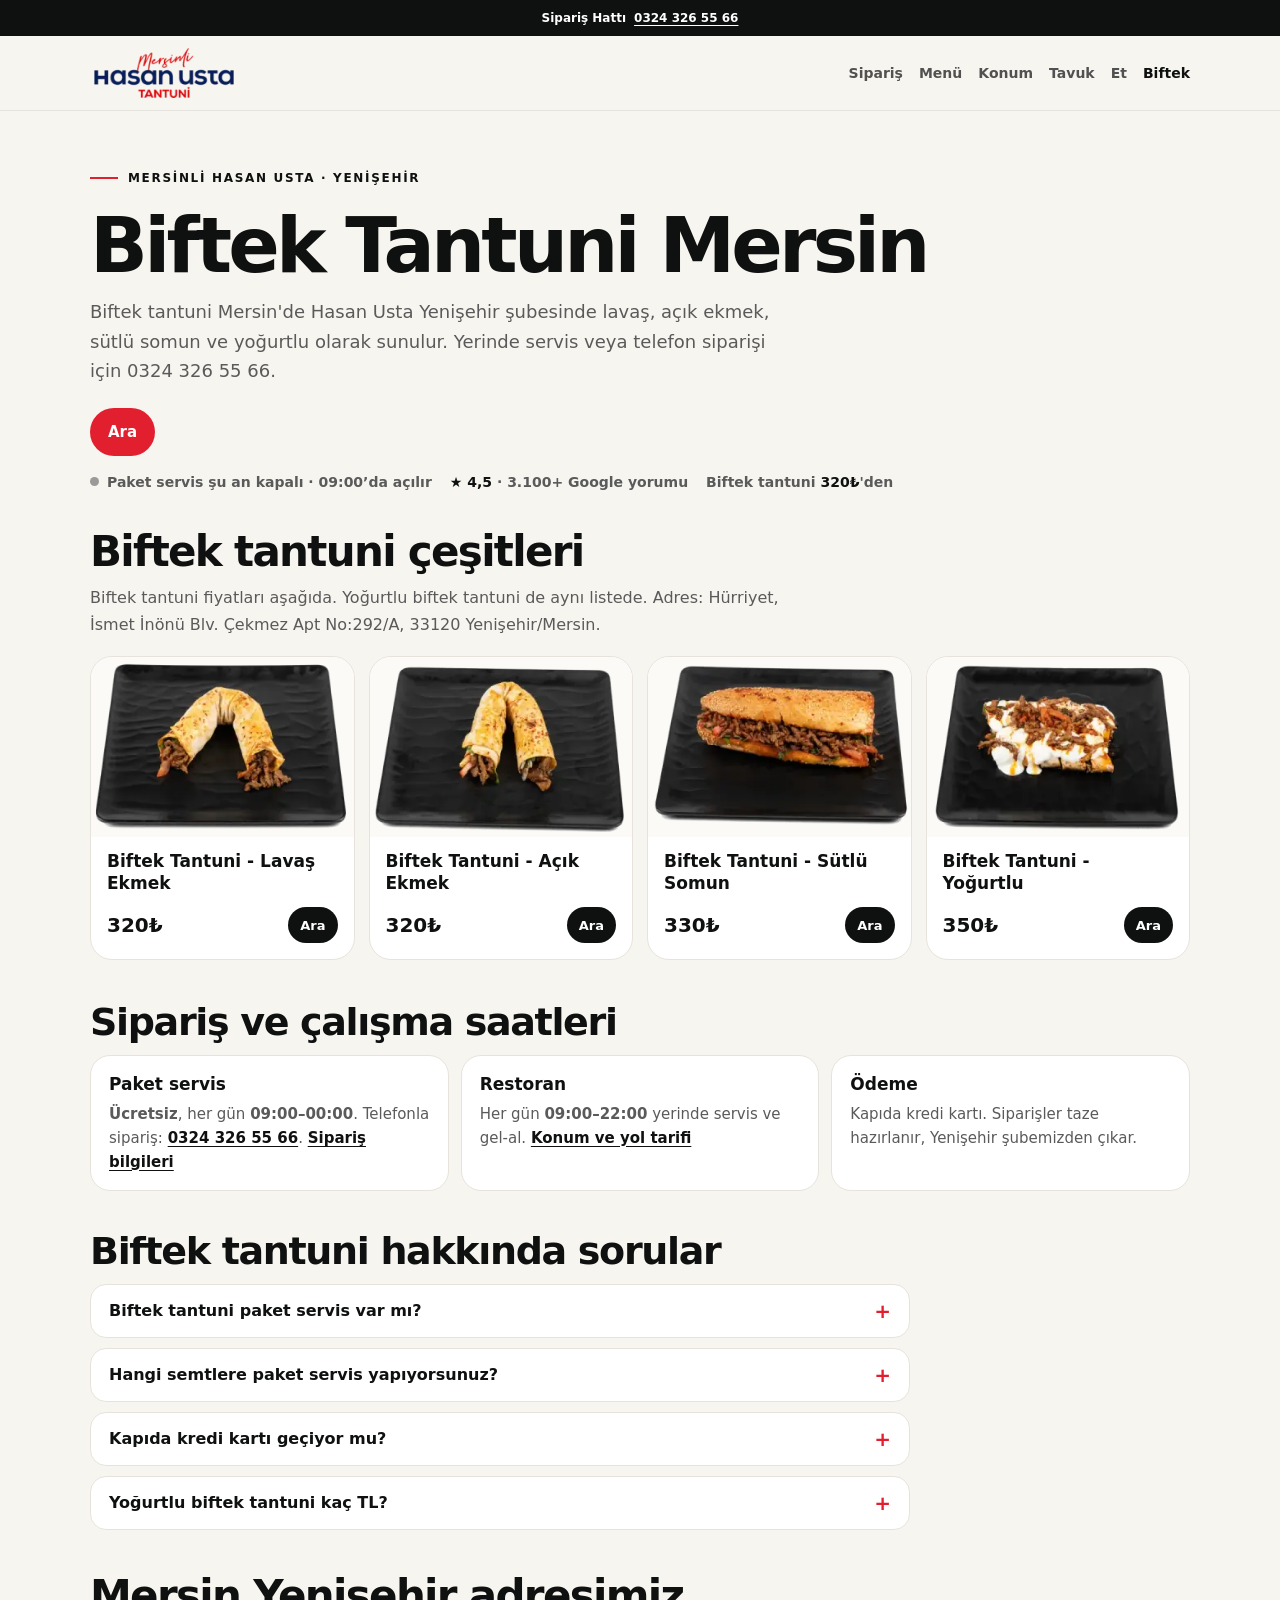
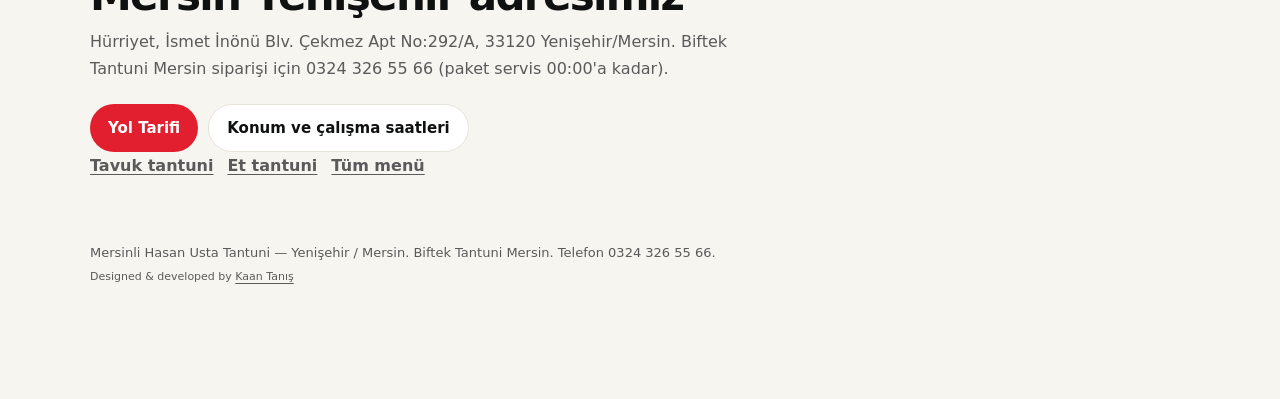
<file: biftek-tantuni/index.html>
<!DOCTYPE html>
<html lang="tr">
<head>
  <meta charset="UTF-8" />
  <meta name="viewport" content="width=device-width, initial-scale=1" />
  <meta name="google-site-verification" content="Na1hEfo341hGsZWFAbdFnl8JZlGytCTKSLai0M16E7I" />
  <meta name="theme-color" content="#f7f5f0" />
  <title>Biftek Tantuni Mersin | Hasan Usta Yenişehir</title>
  <meta name="description" content="Biftek tantuni Mersin Yenişehir'de Hasan Usta'da. Lavaş, açık ekmek, sütlü somun ve yoğurtlu biftek tantuni. Sipariş: 0324 326 55 66." />
  <link rel="canonical" href="https://mersinlihasanustatantuni.com/biftek-tantuni/" />
  <link rel="icon" href="/assets/logo.png" type="image/png" />
  <meta property="og:title" content="Biftek Tantuni Mersin | Hasan Usta Yenişehir" />
  <meta property="og:description" content="Biftek tantuni Mersin Yenişehir'de Hasan Usta'da. Lavaş, açık ekmek, sütlü somun ve yoğurtlu biftek tantuni. Sipariş: 0324 326 55 66." />
  <meta property="og:url" content="https://mersinlihasanustatantuni.com/biftek-tantuni/" />
  <meta property="og:type" content="website" />
  <meta property="og:locale" content="tr" />
  <script type="application/ld+json">
  {
    "@context": "https://schema.org",
    "@type": "MenuSection",
    "name": "Biftek Tantuni Mersin",
    "description": "Biftek tantuni Mersin Yenişehir'de Hasan Usta'da. Lavaş, açık ekmek, sütlü somun ve yoğurtlu biftek tantuni. Sipariş: 0324 326 55 66.",
    "url": "https://mersinlihasanustatantuni.com/biftek-tantuni/",
    "hasMenuItem": [{"@type":"MenuItem","name":"Biftek Tantuni - Lavaş Ekmek","offers":{"@type":"Offer","price":"320","priceCurrency":"TRY"}},{"@type":"MenuItem","name":"Biftek Tantuni - Açık Ekmek","offers":{"@type":"Offer","price":"320","priceCurrency":"TRY"}},{"@type":"MenuItem","name":"Biftek Tantuni - Sütlü Somun","offers":{"@type":"Offer","price":"330","priceCurrency":"TRY"}},{"@type":"MenuItem","name":"Biftek Tantuni - Yoğurtlu","offers":{"@type":"Offer","price":"350","priceCurrency":"TRY"}}]
  }
  </script>
  <script type="application/ld+json">
  {"@context": "https://schema.org", "@type": "FAQPage", "mainEntity": [{"@type": "Question", "name": "Biftek tantuni paket servis var mı?", "acceptedAnswer": {"@type": "Answer", "text": "Evet. Biftek tantuni siparişini 0324 326 55 66'dan telefonla verebilirsiniz; paket servis her gün 09:00–00:00 arasında açık."}}, {"@type": "Question", "name": "Hangi semtlere paket servis yapıyorsunuz?", "acceptedAnswer": {"@type": "Answer", "text": "Paket servis Yenişehir'deki şubemizden yapılır. Adresinizin servis alanında olup olmadığını ve tahmini teslim süresini sipariş sırasında telefonda söyleriz."}}, {"@type": "Question", "name": "Kapıda kredi kartı geçiyor mu?", "acceptedAnswer": {"@type": "Answer", "text": "Evet, paket servis siparişlerinde ödemeyi kapıda kredi kartıyla yapabilirsiniz."}}, {"@type": "Question", "name": "Yoğurtlu biftek tantuni kaç TL?", "acceptedAnswer": {"@type": "Answer", "text": "Yoğurtlu biftek tantuni 350₺. Lavaş ve açık ekmek 320₺'den başlıyor; tüm fiyatlar yukarıdaki listede."}}]}
  </script>
  <link rel="stylesheet" href="/assets/landing.css" />
  <script>
    window.dataLayer = window.dataLayer || [];
    function gtag(){dataLayer.push(arguments);}
    gtag('js', new Date());
    gtag('config', 'AW-17880368457');
    function gtag_report_conversion(url) {
      var done = false;
      var callback = function () {
        if (done) return;
        done = true;
        if (typeof url != 'undefined') window.location = url;
      };
      gtag('event', 'conversion', {
        'send_to': 'AW-17880368457/J2n0CPC90JMdEMmKg85C',
        'value': 1.0,
        'currency': 'TRY',
        'event_callback': callback
      });
      setTimeout(callback, 800);
      return false;
    }
    window.loadMetaPixel = function () {
      if (window.__hasanMetaPixelLoaded) return;
      window.__hasanMetaPixelLoaded = true;
      !function(f,b,e,v,n,t,s)
      {if(f.fbq)return;n=f.fbq=function(){n.callMethod?
      n.callMethod.apply(n,arguments):n.queue.push(arguments)};
      if(!f._fbq)f._fbq=n;n.push=n;n.loaded=!0;n.version='2.0';
      n.queue=[];t=b.createElement(e);t.async=!0;
      t.src=v;s=b.getElementsByTagName(e)[0];
      s.parentNode.insertBefore(t,s)}(window,document,'script',
      'https://connect.facebook.net/en_US/fbevents.js');
      fbq('init', '1102594515507353');
      fbq('track', 'PageView');
    };
    window.loadHasanAnalytics = function () {
      if (window.__hasanAnalyticsLoaded) return;
      window.__hasanAnalyticsLoaded = true;
      var g = document.createElement('script');
      g.async = true;
      g.src = 'https://www.googletagmanager.com/gtag/js?id=AW-17880368457';
      document.head.appendChild(g);
      window.loadMetaPixel();
    };
  </script>
  <script src="/assets/site.js" defer></script>
</head>
<body>
  <noscript><img height="1" width="1" style="display:none" alt=""
    src="https://www.facebook.com/tr?id=1102594515507353&amp;ev=PageView&amp;noscript=1" /></noscript>
  <div class="topbar">
    <span>Sipariş Hattı</span>
    <a href="tel:+903243265566">0324 326 55 66</a>
    <span>•</span>
    <a href="https://wa.me/905054624595" target="_blank" rel="noopener">WhatsApp</a>
  </div>
  <header>
    <div class="nav">
      <a class="brand" href="/" aria-label="Mersinli Hasan Usta Tantuni">
        <img src="/assets/logo-180.webp" width="180" height="61" alt="Hasan Usta" />
      </a>
      <nav class="nav-links" aria-label="Sayfalar">
        <a href="/tantuni-siparis/">Sipariş</a>
        <a href="/#menu">Menü</a>
        <a href="/konum/">Konum</a>
        <a href="/tavuk-tantuni/">Tavuk</a>
        <a href="/et-tantuni/">Et</a>
        <a href="/biftek-tantuni/" aria-current="page">Biftek</a>
      </nav>
    </div>
  </header>
  <main>
    <section class="hero">
      <div class="wrap">
        <p class="eyebrow">Mersinli Hasan Usta · Yenişehir</p>
        <h1>Biftek Tantuni Mersin</h1>
        <p class="lede">Biftek tantuni Mersin'de Hasan Usta Yenişehir şubesinde lavaş, açık ekmek, sütlü somun ve yoğurtlu olarak sunulur. Yerinde servis veya telefon siparişi için 0324 326 55 66.</p>
        <div class="hero-actions">
          <a class="btn btn-primary" href="tel:+903243265566">Ara</a>
          <a class="btn btn-wa" href="https://wa.me/905054624595" target="_blank" rel="noopener">WhatsApp'tan Sipariş</a>
        </div>
        <div class="trust">
          <span class="open-now" data-open-status="delivery">Paket servis 09:00–00:00</span>
          <span><strong>★ 4,5</strong> · 3.100+ Google yorumu</span>
          <span>Biftek tantuni <strong>320₺</strong>'den</span>
        </div>
      </div>
    </section>
    <section class="menu" id="menu">
      <div class="wrap">
        <h2>Biftek tantuni çeşitleri</h2>
        <p>Biftek tantuni fiyatları aşağıda. Yoğurtlu biftek tantuni de aynı listede. Adres: Hürriyet, İsmet İnönü Blv. Çekmez Apt No:292/A, 33120 Yenişehir/Mersin.</p>
        <div class="products">
          <article class="product">
            <img src="/assets/product-biftek-lavas-480.webp" srcset="/assets/product-biftek-lavas-320.webp 320w, /assets/product-biftek-lavas-480.webp 480w, /assets/product-biftek-lavas.webp 720w" sizes="(max-width:560px) 92vw, 280px" width="320" height="214" alt="Biftek Tantuni - Lavaş Ekmek" fetchpriority="high" decoding="sync" />
            <div>
              <h3>Biftek Tantuni - Lavaş Ekmek</h3>
              <p><span class="price">320₺</span><a class="order" href="tel:+903243265566">Ara</a></p>
            </div>
          </article>
          <article class="product">
            <img src="/assets/product-biftek-acik-480.webp" srcset="/assets/product-biftek-acik-320.webp 320w, /assets/product-biftek-acik-480.webp 480w, /assets/product-biftek-acik.webp 720w" sizes="(max-width:560px) 92vw, 280px" width="320" height="214" alt="Biftek Tantuni - Açık Ekmek" loading="lazy" decoding="async" />
            <div>
              <h3>Biftek Tantuni - Açık Ekmek</h3>
              <p><span class="price">320₺</span><a class="order" href="tel:+903243265566">Ara</a></p>
            </div>
          </article>
          <article class="product">
            <img src="/assets/product-biftek-sutlu-somun-480.webp" srcset="/assets/product-biftek-sutlu-somun-320.webp 320w, /assets/product-biftek-sutlu-somun-480.webp 480w, /assets/product-biftek-sutlu-somun.webp 720w" sizes="(max-width:560px) 92vw, 280px" width="320" height="214" alt="Biftek Tantuni - Sütlü Somun" loading="lazy" decoding="async" />
            <div>
              <h3>Biftek Tantuni - Sütlü Somun</h3>
              <p><span class="price">330₺</span><a class="order" href="tel:+903243265566">Ara</a></p>
            </div>
          </article>
          <article class="product">
            <img src="/assets/product-biftek-yogurtlu-480.webp" srcset="/assets/product-biftek-yogurtlu-320.webp 320w, /assets/product-biftek-yogurtlu-480.webp 480w, /assets/product-biftek-yogurtlu.webp 720w" sizes="(max-width:560px) 92vw, 280px" width="320" height="214" alt="Biftek Tantuni - Yoğurtlu" loading="lazy" decoding="async" />
            <div>
              <h3>Biftek Tantuni - Yoğurtlu</h3>
              <p><span class="price">350₺</span><a class="order" href="tel:+903243265566">Ara</a></p>
            </div>
          </article>
        </div>
      </div>
    </section>
    <section class="section">
      <div class="wrap">
        <h2>Sipariş ve çalışma saatleri</h2>
        <div class="info-grid">
          <div class="info-card">
            <h3>Paket servis</h3>
            <p><strong>Ücretsiz</strong>, her gün <strong>09:00–00:00</strong>. Telefonla sipariş: <a href="tel:+903243265566">0324 326 55 66</a>. <a href="/tantuni-siparis/">Sipariş bilgileri</a></p>
          </div>
          <div class="info-card">
            <h3>Restoran</h3>
            <p>Her gün <strong>09:00–22:00</strong> yerinde servis ve gel-al. <a href="/konum/">Konum ve yol tarifi</a></p>
          </div>
          <div class="info-card">
            <h3>Ödeme</h3>
            <p>Kapıda kredi kartı. Siparişler taze hazırlanır, Yenişehir şubemizden çıkar.</p>
          </div>
        </div>
      </div>
    </section>
    <section class="section">
      <div class="wrap">
        <h2>Biftek tantuni hakkında sorular</h2>
        <div class="faq">
          <details>
            <summary>Biftek tantuni paket servis var mı?</summary>
            <p>Evet. Biftek tantuni siparişini 0324 326 55 66'dan telefonla verebilirsiniz; paket servis her gün 09:00–00:00 arasında açık.</p>
          </details>
          <details>
            <summary>Hangi semtlere paket servis yapıyorsunuz?</summary>
            <p>Paket servis Yenişehir'deki şubemizden yapılır. Adresinizin servis alanında olup olmadığını ve tahmini teslim süresini sipariş sırasında telefonda söyleriz.</p>
          </details>
          <details>
            <summary>Kapıda kredi kartı geçiyor mu?</summary>
            <p>Evet, paket servis siparişlerinde ödemeyi kapıda kredi kartıyla yapabilirsiniz.</p>
          </details>
          <details>
            <summary>Yoğurtlu biftek tantuni kaç TL?</summary>
            <p>Yoğurtlu biftek tantuni 350₺. Lavaş ve açık ekmek 320₺'den başlıyor; tüm fiyatlar yukarıdaki listede.</p>
          </details>
        </div>
      </div>
    </section>
    <section class="location" id="konum">
      <div class="wrap">
        <h2>Mersin Yenişehir adresimiz</h2>
        <p>Hürriyet, İsmet İnönü Blv. Çekmez Apt No:292/A, 33120 Yenişehir/Mersin. Biftek Tantuni Mersin siparişi için 0324 326 55 66 (paket servis 00:00'a kadar).</p>
        <div class="cta-row">
          <a class="btn btn-primary" href="https://www.google.com/maps/search/?api=1&amp;query=36.7928609,34.5992794" target="_blank" rel="noopener">Yol Tarifi</a>
          <a class="btn btn-ghost" href="/konum/">Konum ve çalışma saatleri</a>
        </div>
        <p class="siblings">
            <a href="/tavuk-tantuni/">Tavuk tantuni</a>
            <a href="/et-tantuni/">Et tantuni</a>
            <a href="/#menu">Tüm menü</a>
        </p>
      </div>
    </section>
  </main>
  <footer>
    <div class="wrap">
      <p>Mersinli Hasan Usta Tantuni — Yenişehir / Mersin. Biftek Tantuni Mersin. Telefon 0324 326 55 66.</p>
      <p class="site-credit">Designed &amp; developed by <a href="https://kaantanis.com" target="_blank" rel="noopener noreferrer">Kaan Tanış</a></p>
    </div>
  </footer>
  <div class="dock">
    <a class="call" href="tel:+903243265566">Ara · 0324 326 55 66</a>
    <a class="wa" href="https://wa.me/905054624595" target="_blank" rel="noopener">WhatsApp'tan Sipariş</a>
  </div>
</body>
</html>
</file>
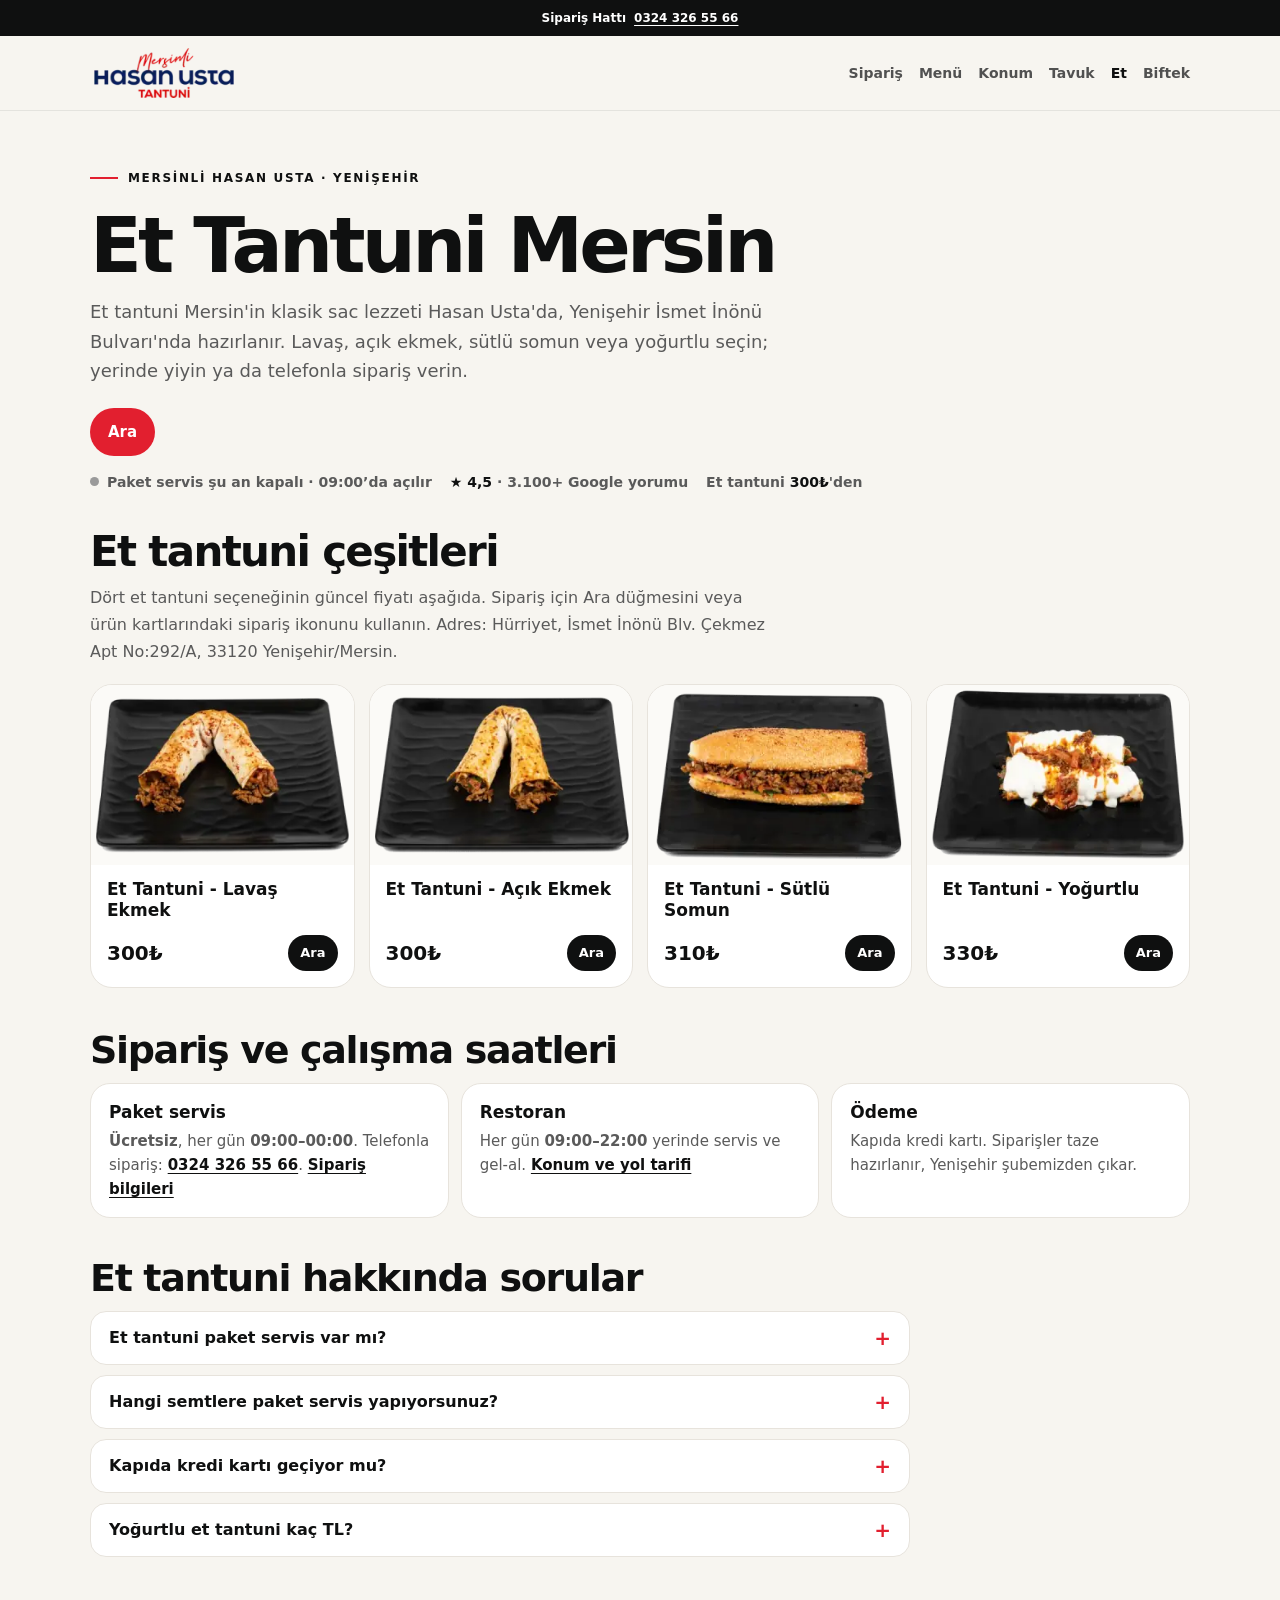
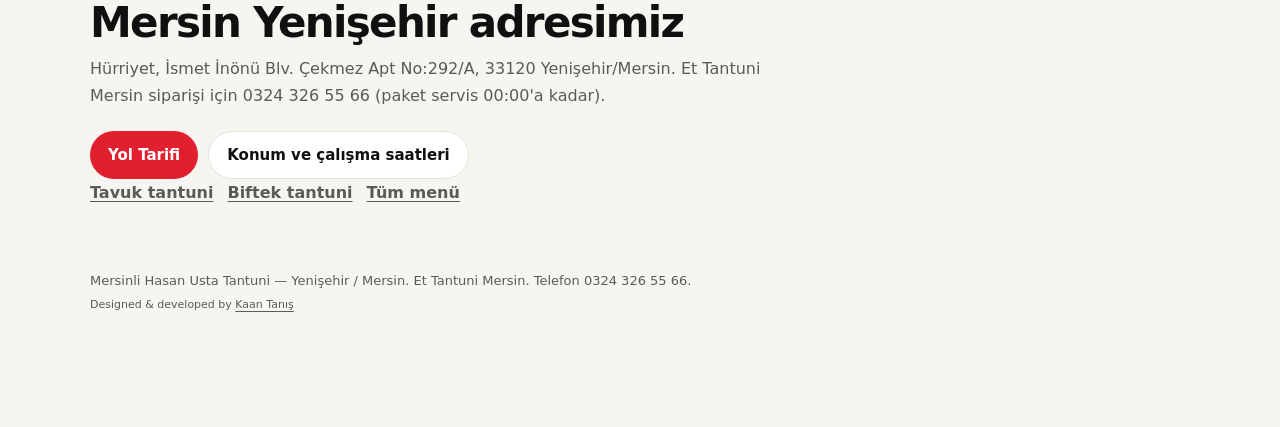
<file: et-tantuni/index.html>
<!DOCTYPE html>
<html lang="tr">
<head>
  <meta charset="UTF-8" />
  <meta name="viewport" content="width=device-width, initial-scale=1" />
  <meta name="google-site-verification" content="Na1hEfo341hGsZWFAbdFnl8JZlGytCTKSLai0M16E7I" />
  <meta name="theme-color" content="#f7f5f0" />
  <title>Et Tantuni Mersin | Hasan Usta Yenişehir</title>
  <meta name="description" content="Et tantuni Mersin Yenişehir'de Hasan Usta'da. Lavaş, açık ekmek, sütlü somun ve yoğurtlu et tantuni. Sipariş: 0324 326 55 66." />
  <link rel="canonical" href="https://mersinlihasanustatantuni.com/et-tantuni/" />
  <link rel="icon" href="/assets/logo.png" type="image/png" />
  <meta property="og:title" content="Et Tantuni Mersin | Hasan Usta Yenişehir" />
  <meta property="og:description" content="Et tantuni Mersin Yenişehir'de Hasan Usta'da. Lavaş, açık ekmek, sütlü somun ve yoğurtlu et tantuni. Sipariş: 0324 326 55 66." />
  <meta property="og:url" content="https://mersinlihasanustatantuni.com/et-tantuni/" />
  <meta property="og:type" content="website" />
  <meta property="og:locale" content="tr" />
  <script type="application/ld+json">
  {
    "@context": "https://schema.org",
    "@type": "MenuSection",
    "name": "Et Tantuni Mersin",
    "description": "Et tantuni Mersin Yenişehir'de Hasan Usta'da. Lavaş, açık ekmek, sütlü somun ve yoğurtlu et tantuni. Sipariş: 0324 326 55 66.",
    "url": "https://mersinlihasanustatantuni.com/et-tantuni/",
    "hasMenuItem": [{"@type":"MenuItem","name":"Et Tantuni - Lavaş Ekmek","offers":{"@type":"Offer","price":"300","priceCurrency":"TRY"}},{"@type":"MenuItem","name":"Et Tantuni - Açık Ekmek","offers":{"@type":"Offer","price":"300","priceCurrency":"TRY"}},{"@type":"MenuItem","name":"Et Tantuni - Sütlü Somun","offers":{"@type":"Offer","price":"310","priceCurrency":"TRY"}},{"@type":"MenuItem","name":"Et Tantuni - Yoğurtlu","offers":{"@type":"Offer","price":"330","priceCurrency":"TRY"}}]
  }
  </script>
  <script type="application/ld+json">
  {"@context": "https://schema.org", "@type": "FAQPage", "mainEntity": [{"@type": "Question", "name": "Et tantuni paket servis var mı?", "acceptedAnswer": {"@type": "Answer", "text": "Evet. Et tantuni siparişini 0324 326 55 66'dan telefonla verebilirsiniz; paket servis her gün 09:00–00:00 arasında açık."}}, {"@type": "Question", "name": "Hangi semtlere paket servis yapıyorsunuz?", "acceptedAnswer": {"@type": "Answer", "text": "Paket servis Yenişehir'deki şubemizden yapılır. Adresinizin servis alanında olup olmadığını ve tahmini teslim süresini sipariş sırasında telefonda söyleriz."}}, {"@type": "Question", "name": "Kapıda kredi kartı geçiyor mu?", "acceptedAnswer": {"@type": "Answer", "text": "Evet, paket servis siparişlerinde ödemeyi kapıda kredi kartıyla yapabilirsiniz."}}, {"@type": "Question", "name": "Yoğurtlu et tantuni kaç TL?", "acceptedAnswer": {"@type": "Answer", "text": "Yoğurtlu et tantuni 330₺. Lavaş ve açık ekmek 300₺'den başlıyor; tüm fiyatlar yukarıdaki listede."}}]}
  </script>
  <link rel="stylesheet" href="/assets/landing.css" />
  <script>
    window.dataLayer = window.dataLayer || [];
    function gtag(){dataLayer.push(arguments);}
    gtag('js', new Date());
    gtag('config', 'AW-17880368457');
    function gtag_report_conversion(url) {
      var done = false;
      var callback = function () {
        if (done) return;
        done = true;
        if (typeof url != 'undefined') window.location = url;
      };
      gtag('event', 'conversion', {
        'send_to': 'AW-17880368457/J2n0CPC90JMdEMmKg85C',
        'value': 1.0,
        'currency': 'TRY',
        'event_callback': callback
      });
      setTimeout(callback, 800);
      return false;
    }
    window.loadMetaPixel = function () {
      if (window.__hasanMetaPixelLoaded) return;
      window.__hasanMetaPixelLoaded = true;
      !function(f,b,e,v,n,t,s)
      {if(f.fbq)return;n=f.fbq=function(){n.callMethod?
      n.callMethod.apply(n,arguments):n.queue.push(arguments)};
      if(!f._fbq)f._fbq=n;n.push=n;n.loaded=!0;n.version='2.0';
      n.queue=[];t=b.createElement(e);t.async=!0;
      t.src=v;s=b.getElementsByTagName(e)[0];
      s.parentNode.insertBefore(t,s)}(window,document,'script',
      'https://connect.facebook.net/en_US/fbevents.js');
      fbq('init', '1102594515507353');
      fbq('track', 'PageView');
    };
    window.loadHasanAnalytics = function () {
      if (window.__hasanAnalyticsLoaded) return;
      window.__hasanAnalyticsLoaded = true;
      var g = document.createElement('script');
      g.async = true;
      g.src = 'https://www.googletagmanager.com/gtag/js?id=AW-17880368457';
      document.head.appendChild(g);
      window.loadMetaPixel();
    };
  </script>
  <script src="/assets/site.js" defer></script>
</head>
<body>
  <noscript><img height="1" width="1" style="display:none" alt=""
    src="https://www.facebook.com/tr?id=1102594515507353&amp;ev=PageView&amp;noscript=1" /></noscript>
  <div class="topbar">
    <span>Sipariş Hattı</span>
    <a href="tel:+903243265566">0324 326 55 66</a>
    <span>•</span>
    <a href="https://wa.me/905054624595" target="_blank" rel="noopener">WhatsApp</a>
  </div>
  <header>
    <div class="nav">
      <a class="brand" href="/" aria-label="Mersinli Hasan Usta Tantuni">
        <img src="/assets/logo-180.webp" width="180" height="61" alt="Hasan Usta" />
      </a>
      <nav class="nav-links" aria-label="Sayfalar">
        <a href="/tantuni-siparis/">Sipariş</a>
        <a href="/#menu">Menü</a>
        <a href="/konum/">Konum</a>
        <a href="/tavuk-tantuni/">Tavuk</a>
        <a href="/et-tantuni/" aria-current="page">Et</a>
        <a href="/biftek-tantuni/">Biftek</a>
      </nav>
    </div>
  </header>
  <main>
    <section class="hero">
      <div class="wrap">
        <p class="eyebrow">Mersinli Hasan Usta · Yenişehir</p>
        <h1>Et Tantuni Mersin</h1>
        <p class="lede">Et tantuni Mersin'in klasik sac lezzeti Hasan Usta'da, Yenişehir İsmet İnönü Bulvarı'nda hazırlanır. Lavaş, açık ekmek, sütlü somun veya yoğurtlu seçin; yerinde yiyin ya da telefonla sipariş verin.</p>
        <div class="hero-actions">
          <a class="btn btn-primary" href="tel:+903243265566">Ara</a>
          <a class="btn btn-wa" href="https://wa.me/905054624595" target="_blank" rel="noopener">WhatsApp'tan Sipariş</a>
        </div>
        <div class="trust">
          <span class="open-now" data-open-status="delivery">Paket servis 09:00–00:00</span>
          <span><strong>★ 4,5</strong> · 3.100+ Google yorumu</span>
          <span>Et tantuni <strong>300₺</strong>'den</span>
        </div>
      </div>
    </section>
    <section class="menu" id="menu">
      <div class="wrap">
        <h2>Et tantuni çeşitleri</h2>
        <p>Dört et tantuni seçeneğinin güncel fiyatı aşağıda. Sipariş için Ara düğmesini veya ürün kartlarındaki sipariş ikonunu kullanın. Adres: Hürriyet, İsmet İnönü Blv. Çekmez Apt No:292/A, 33120 Yenişehir/Mersin.</p>
        <div class="products">
          <article class="product">
            <img src="/assets/product-et-lavas-480.webp" srcset="/assets/product-et-lavas-320.webp 320w, /assets/product-et-lavas-480.webp 480w, /assets/product-et-lavas.webp 720w" sizes="(max-width:560px) 92vw, 280px" width="320" height="214" alt="Et Tantuni - Lavaş Ekmek" fetchpriority="high" decoding="sync" />
            <div>
              <h3>Et Tantuni - Lavaş Ekmek</h3>
              <p><span class="price">300₺</span><a class="order" href="tel:+903243265566">Ara</a></p>
            </div>
          </article>
          <article class="product">
            <img src="/assets/product-et-acik-480.webp" srcset="/assets/product-et-acik-320.webp 320w, /assets/product-et-acik-480.webp 480w, /assets/product-et-acik.webp 720w" sizes="(max-width:560px) 92vw, 280px" width="320" height="214" alt="Et Tantuni - Açık Ekmek" loading="lazy" decoding="async" />
            <div>
              <h3>Et Tantuni - Açık Ekmek</h3>
              <p><span class="price">300₺</span><a class="order" href="tel:+903243265566">Ara</a></p>
            </div>
          </article>
          <article class="product">
            <img src="/assets/product-et-sutlu-somun-480.webp" srcset="/assets/product-et-sutlu-somun-320.webp 320w, /assets/product-et-sutlu-somun-480.webp 480w, /assets/product-et-sutlu-somun.webp 720w" sizes="(max-width:560px) 92vw, 280px" width="320" height="214" alt="Et Tantuni - Sütlü Somun" loading="lazy" decoding="async" />
            <div>
              <h3>Et Tantuni - Sütlü Somun</h3>
              <p><span class="price">310₺</span><a class="order" href="tel:+903243265566">Ara</a></p>
            </div>
          </article>
          <article class="product">
            <img src="/assets/product-et-yogurtlu-480.webp" srcset="/assets/product-et-yogurtlu-320.webp 320w, /assets/product-et-yogurtlu-480.webp 480w, /assets/product-et-yogurtlu.webp 720w" sizes="(max-width:560px) 92vw, 280px" width="320" height="214" alt="Et Tantuni - Yoğurtlu" loading="lazy" decoding="async" />
            <div>
              <h3>Et Tantuni - Yoğurtlu</h3>
              <p><span class="price">330₺</span><a class="order" href="tel:+903243265566">Ara</a></p>
            </div>
          </article>
        </div>
      </div>
    </section>
    <section class="section">
      <div class="wrap">
        <h2>Sipariş ve çalışma saatleri</h2>
        <div class="info-grid">
          <div class="info-card">
            <h3>Paket servis</h3>
            <p><strong>Ücretsiz</strong>, her gün <strong>09:00–00:00</strong>. Telefonla sipariş: <a href="tel:+903243265566">0324 326 55 66</a>. <a href="/tantuni-siparis/">Sipariş bilgileri</a></p>
          </div>
          <div class="info-card">
            <h3>Restoran</h3>
            <p>Her gün <strong>09:00–22:00</strong> yerinde servis ve gel-al. <a href="/konum/">Konum ve yol tarifi</a></p>
          </div>
          <div class="info-card">
            <h3>Ödeme</h3>
            <p>Kapıda kredi kartı. Siparişler taze hazırlanır, Yenişehir şubemizden çıkar.</p>
          </div>
        </div>
      </div>
    </section>
    <section class="section">
      <div class="wrap">
        <h2>Et tantuni hakkında sorular</h2>
        <div class="faq">
          <details>
            <summary>Et tantuni paket servis var mı?</summary>
            <p>Evet. Et tantuni siparişini 0324 326 55 66'dan telefonla verebilirsiniz; paket servis her gün 09:00–00:00 arasında açık.</p>
          </details>
          <details>
            <summary>Hangi semtlere paket servis yapıyorsunuz?</summary>
            <p>Paket servis Yenişehir'deki şubemizden yapılır. Adresinizin servis alanında olup olmadığını ve tahmini teslim süresini sipariş sırasında telefonda söyleriz.</p>
          </details>
          <details>
            <summary>Kapıda kredi kartı geçiyor mu?</summary>
            <p>Evet, paket servis siparişlerinde ödemeyi kapıda kredi kartıyla yapabilirsiniz.</p>
          </details>
          <details>
            <summary>Yoğurtlu et tantuni kaç TL?</summary>
            <p>Yoğurtlu et tantuni 330₺. Lavaş ve açık ekmek 300₺'den başlıyor; tüm fiyatlar yukarıdaki listede.</p>
          </details>
        </div>
      </div>
    </section>
    <section class="location" id="konum">
      <div class="wrap">
        <h2>Mersin Yenişehir adresimiz</h2>
        <p>Hürriyet, İsmet İnönü Blv. Çekmez Apt No:292/A, 33120 Yenişehir/Mersin. Et Tantuni Mersin siparişi için 0324 326 55 66 (paket servis 00:00'a kadar).</p>
        <div class="cta-row">
          <a class="btn btn-primary" href="https://www.google.com/maps/search/?api=1&amp;query=36.7928609,34.5992794" target="_blank" rel="noopener">Yol Tarifi</a>
          <a class="btn btn-ghost" href="/konum/">Konum ve çalışma saatleri</a>
        </div>
        <p class="siblings">
            <a href="/tavuk-tantuni/">Tavuk tantuni</a>
            <a href="/biftek-tantuni/">Biftek tantuni</a>
            <a href="/#menu">Tüm menü</a>
        </p>
      </div>
    </section>
  </main>
  <footer>
    <div class="wrap">
      <p>Mersinli Hasan Usta Tantuni — Yenişehir / Mersin. Et Tantuni Mersin. Telefon 0324 326 55 66.</p>
      <p class="site-credit">Designed &amp; developed by <a href="https://kaantanis.com" target="_blank" rel="noopener noreferrer">Kaan Tanış</a></p>
    </div>
  </footer>
  <div class="dock">
    <a class="call" href="tel:+903243265566">Ara · 0324 326 55 66</a>
    <a class="wa" href="https://wa.me/905054624595" target="_blank" rel="noopener">WhatsApp'tan Sipariş</a>
  </div>
</body>
</html>
</file>
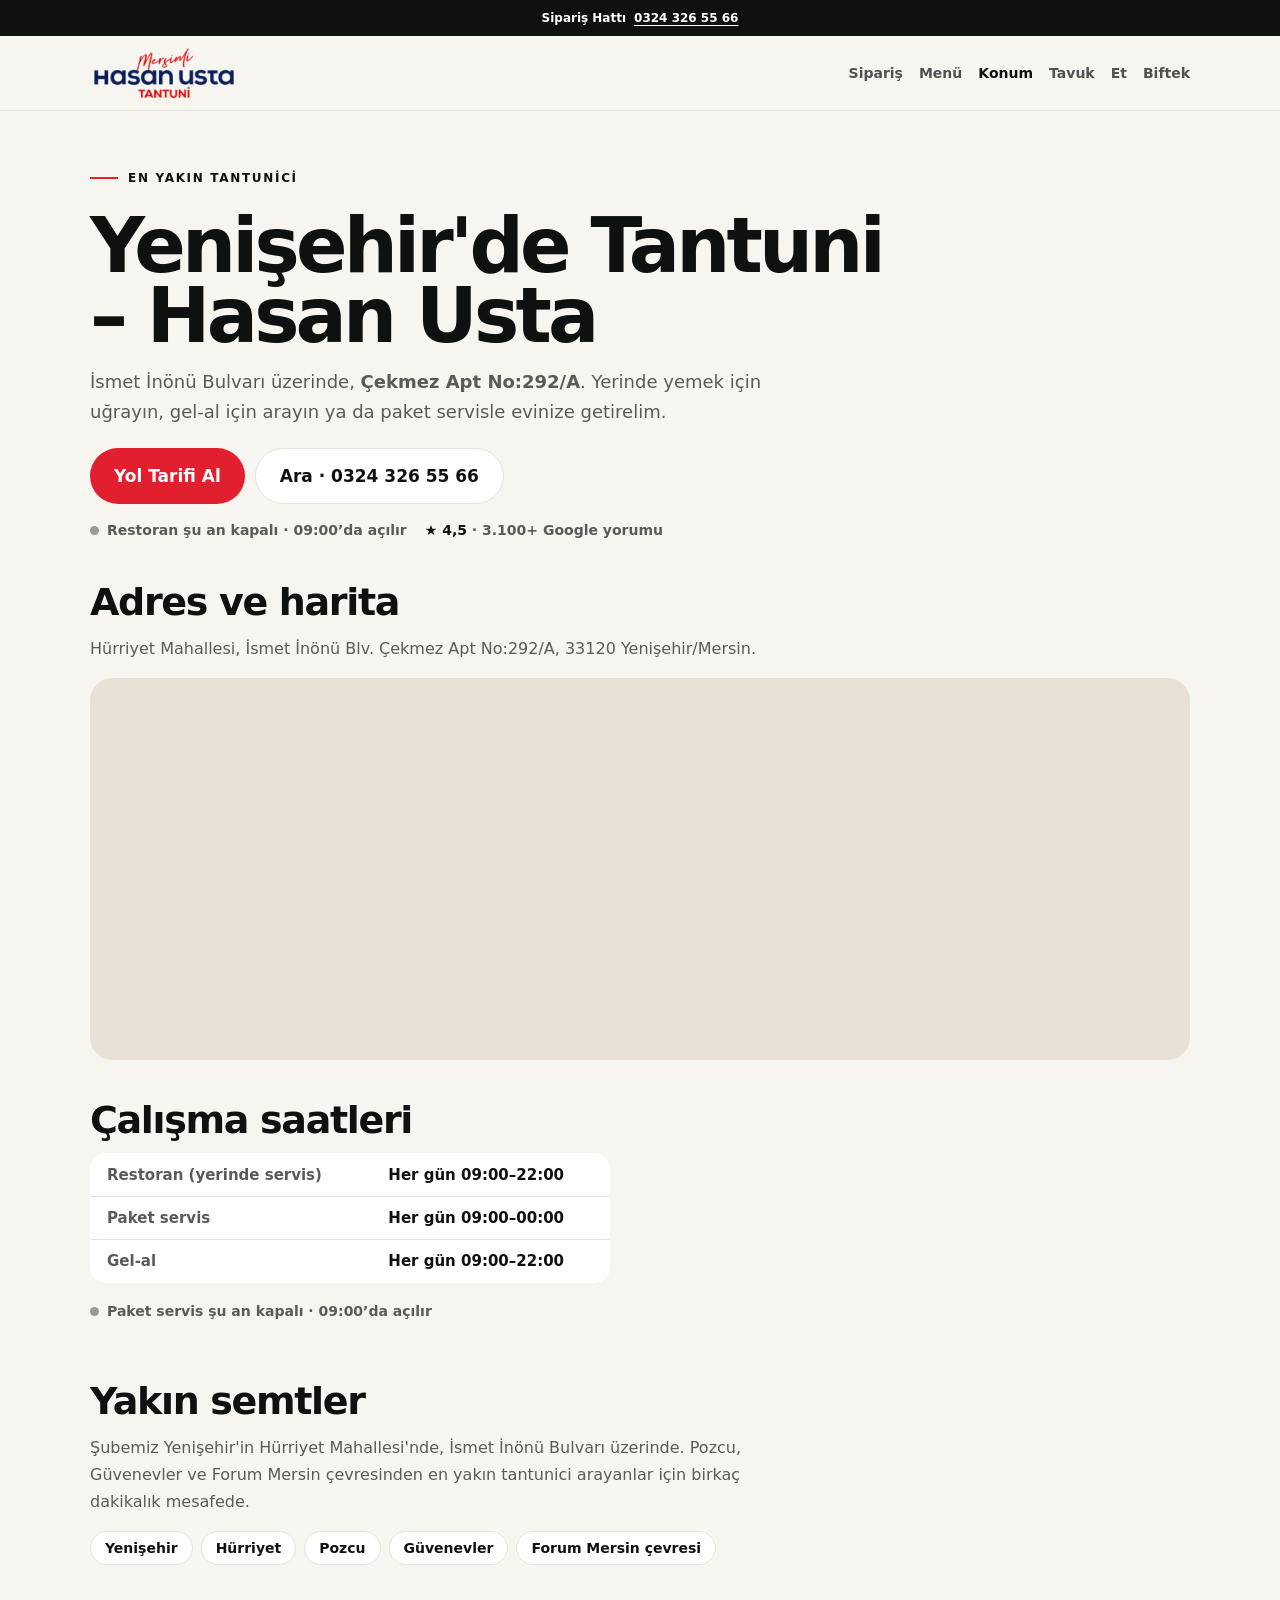
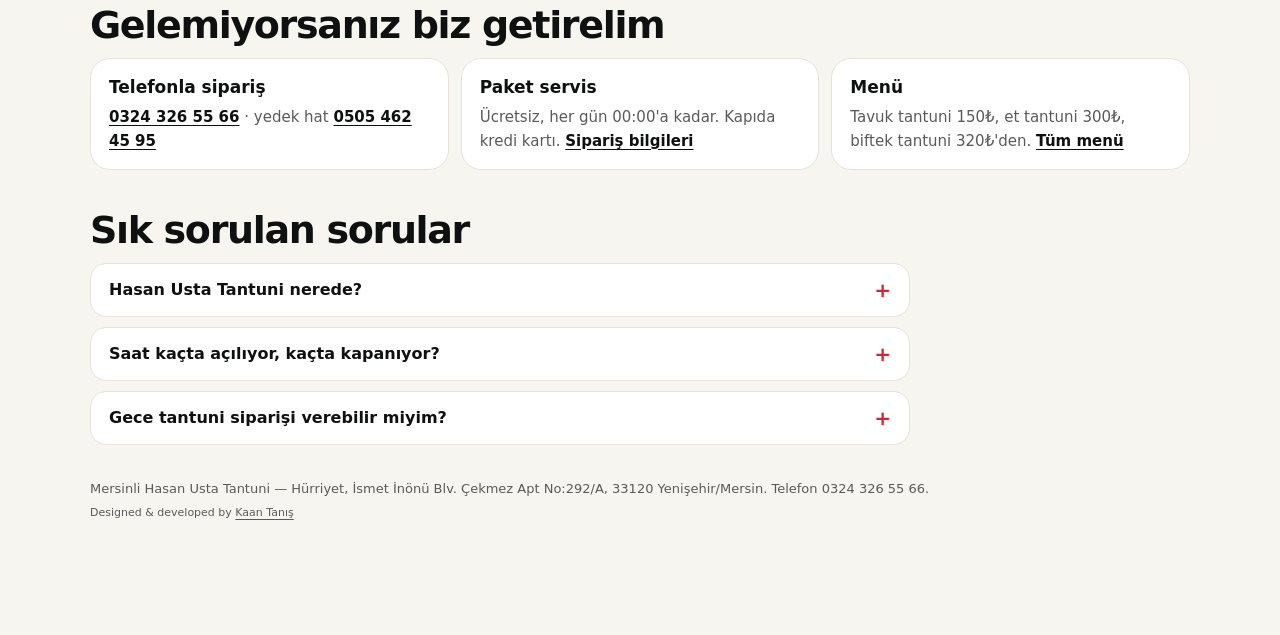
<file: konum/index.html>
<!DOCTYPE html>
<html lang="tr">
<head>
  <meta charset="UTF-8" />
  <meta name="viewport" content="width=device-width, initial-scale=1" />
  <meta name="google-site-verification" content="Na1hEfo341hGsZWFAbdFnl8JZlGytCTKSLai0M16E7I" />
  <meta name="theme-color" content="#f7f5f0" />
  <title>En Yakın Tantunici: Hasan Usta Yenişehir, Mersin | Yol Tarifi</title>
  <meta name="description" content="Yenişehir'de tantuni: Hasan Usta, İsmet İnönü Blv. No:292/A. Her gün 09:00–22:00 açık, paket servis 00:00'a kadar. Yol tarifi ve telefon: 0324 326 55 66." />
  <link rel="canonical" href="https://mersinlihasanustatantuni.com/konum/" />
  <link rel="icon" href="/assets/logo.png" type="image/png" />
  <meta name="geo.region" content="TR-33" />
  <meta name="geo.placename" content="Mersin, Yenişehir" />
  <meta name="ICBM" content="36.7928609, 34.5992794" />
  <meta property="og:title" content="En Yakın Tantunici – Hasan Usta Yenişehir, Mersin" />
  <meta property="og:description" content="İsmet İnönü Blv. Çekmez Apt No:292/A, Yenişehir. Her gün 09:00–22:00 açık, paket servis 00:00'a kadar." />
  <meta property="og:url" content="https://mersinlihasanustatantuni.com/konum/" />
  <meta property="og:image" content="https://mersinlihasanustatantuni.com/assets/logo.png" />
  <meta property="og:type" content="website" />
  <meta property="og:locale" content="tr" />
  <script type="application/ld+json">
  {
    "@context": "https://schema.org",
    "@graph": [
      {
        "@type": "WebPage",
        "@id": "https://mersinlihasanustatantuni.com/konum/#webpage",
        "url": "https://mersinlihasanustatantuni.com/konum/",
        "name": "Hasan Usta Tantuni Konum ve Çalışma Saatleri",
        "inLanguage": "tr-TR",
        "isPartOf": { "@id": "https://mersinlihasanustatantuni.com/#website" },
        "about": { "@id": "https://mersinlihasanustatantuni.com/#restaurant" },
        "breadcrumb": {
          "@type": "BreadcrumbList",
          "itemListElement": [
            { "@type": "ListItem", "position": 1, "name": "Ana sayfa", "item": "https://mersinlihasanustatantuni.com/" },
            { "@type": "ListItem", "position": 2, "name": "Konum", "item": "https://mersinlihasanustatantuni.com/konum/" }
          ]
        }
      },
      {
        "@type": "FAQPage",
        "mainEntity": [
          { "@type": "Question", "name": "Hasan Usta Tantuni nerede?", "acceptedAnswer": { "@type": "Answer", "text": "Hürriyet Mahallesi, İsmet İnönü Blv. Çekmez Apt No:292/A, 33120 Yenişehir/Mersin." } },
          { "@type": "Question", "name": "Hasan Usta Tantuni saat kaçta açılıyor, kaçta kapanıyor?", "acceptedAnswer": { "@type": "Answer", "text": "Restoran her gün 09:00–22:00 arasında açık. Paket servis her gün 09:00–00:00 arasında devam ediyor." } },
          { "@type": "Question", "name": "Gece tantuni siparişi verebilir miyim?", "acceptedAnswer": { "@type": "Answer", "text": "Evet, paket servis her gün gece 00:00'a kadar açık. Sipariş hattı: 0324 326 55 66." } }
        ]
      }
    ]
  }
  </script>
  <link rel="stylesheet" href="/assets/landing.css" />
  <script>
    window.dataLayer = window.dataLayer || [];
    function gtag(){dataLayer.push(arguments);}
    gtag('js', new Date());
    gtag('config', 'AW-17880368457');
    function gtag_report_conversion(url) {
      var done = false;
      var callback = function () {
        if (done) return;
        done = true;
        if (typeof url != 'undefined') window.location = url;
      };
      gtag('event', 'conversion', {
        'send_to': 'AW-17880368457/J2n0CPC90JMdEMmKg85C',
        'value': 1.0,
        'currency': 'TRY',
        'event_callback': callback
      });
      setTimeout(callback, 800);
      return false;
    }
    window.loadMetaPixel = function () {
      if (window.__hasanMetaPixelLoaded) return;
      window.__hasanMetaPixelLoaded = true;
      !function(f,b,e,v,n,t,s)
      {if(f.fbq)return;n=f.fbq=function(){n.callMethod?
      n.callMethod.apply(n,arguments):n.queue.push(arguments)};
      if(!f._fbq)f._fbq=n;n.push=n;n.loaded=!0;n.version='2.0';
      n.queue=[];t=b.createElement(e);t.async=!0;
      t.src=v;s=b.getElementsByTagName(e)[0];
      s.parentNode.insertBefore(t,s)}(window,document,'script',
      'https://connect.facebook.net/en_US/fbevents.js');
      fbq('init', '1102594515507353');
      fbq('track', 'PageView');
    };
    window.loadHasanAnalytics = function () {
      if (window.__hasanAnalyticsLoaded) return;
      window.__hasanAnalyticsLoaded = true;
      var g = document.createElement('script');
      g.async = true;
      g.src = 'https://www.googletagmanager.com/gtag/js?id=AW-17880368457';
      document.head.appendChild(g);
      window.loadMetaPixel();
    };
  </script>
  <script src="/assets/site.js" defer></script>
</head>
<body>
  <noscript><img height="1" width="1" style="display:none" alt=""
    src="https://www.facebook.com/tr?id=1102594515507353&amp;ev=PageView&amp;noscript=1" /></noscript>
  <div class="topbar">
    <span>Sipariş Hattı</span>
    <a href="tel:+903243265566">0324 326 55 66</a>
  </div>
  <header>
    <div class="nav">
      <a class="brand" href="/" aria-label="Mersinli Hasan Usta Tantuni">
        <img src="/assets/logo-180.webp" width="180" height="61" alt="Hasan Usta" />
      </a>
      <nav class="nav-links" aria-label="Sayfalar">
        <a href="/tantuni-siparis/">Sipariş</a>
        <a href="/#menu">Menü</a>
        <a href="/konum/" aria-current="page">Konum</a>
        <a href="/tavuk-tantuni/">Tavuk</a>
        <a href="/et-tantuni/">Et</a>
        <a href="/biftek-tantuni/">Biftek</a>
      </nav>
    </div>
  </header>
  <main>
    <section class="hero">
      <div class="wrap">
        <p class="eyebrow">En yakın tantunici</p>
        <h1>Yenişehir'de Tantuni – Hasan Usta</h1>
        <p class="lede">İsmet İnönü Bulvarı üzerinde, <strong>Çekmez Apt No:292/A</strong>. Yerinde yemek için uğrayın, gel-al için arayın ya da paket servisle evinize getirelim.</p>
        <div class="hero-actions">
          <a class="btn btn-primary btn-lg" href="https://www.google.com/maps/search/?api=1&amp;query=36.7928609,34.5992794" target="_blank" rel="noopener">Yol Tarifi Al</a>
          <a class="btn btn-ghost btn-lg" href="tel:+903243265566">Ara · 0324 326 55 66</a>
        </div>
        <div class="trust">
          <span class="open-now" data-open-status="dine-in">Her gün 09:00–22:00</span>
          <span><strong>★ 4,5</strong> · 3.100+ Google yorumu</span>
        </div>
      </div>
    </section>

    <section class="section">
      <div class="wrap">
        <h2>Adres ve harita</h2>
        <p>Hürriyet Mahallesi, İsmet İnönü Blv. Çekmez Apt No:292/A, 33120 Yenişehir/Mersin.</p>
        <div class="map-embed"
          data-map-src="https://www.google.com/maps/embed?pb=!1m18!1m12!1m3!1d3195.070464015303!2d34.5992794!3d36.7928609!2m3!1f0!2f0!3f0!3m2!1i1024!2i768!4f13.1!3m3!1m2!1s0x1527f36059e590d1%3A0xfa2a299c94c1d167!2sMersinli%20Hasan%20Usta%20-%20Mersin%20Tantuni!5e0!3m2!1str!2str!4v1791369684280!5m2!1str!2str"
          aria-label="Mersinli Hasan Usta Tantuni haritası">
          <a class="btn btn-primary" href="https://www.google.com/maps/search/?api=1&amp;query=36.7928609,34.5992794" target="_blank" rel="noopener">Google Haritalar'da aç</a>
        </div>
      </div>
    </section>

    <section class="section">
      <div class="wrap">
        <h2>Çalışma saatleri</h2>
        <table class="hours">
          <tr><th scope="row">Restoran (yerinde servis)</th><td>Her gün 09:00–22:00</td></tr>
          <tr><th scope="row">Paket servis</th><td>Her gün 09:00–00:00</td></tr>
          <tr><th scope="row">Gel-al</th><td>Her gün 09:00–22:00</td></tr>
        </table>
        <p style="margin-top:14px;"><span class="open-now" data-open-status="delivery">Paket servis 09:00–00:00</span></p>
      </div>
    </section>

    <section class="section">
      <div class="wrap">
        <h2>Yakın semtler</h2>
        <p>Şubemiz Yenişehir'in Hürriyet Mahallesi'nde, İsmet İnönü Bulvarı üzerinde. Pozcu, Güvenevler ve Forum Mersin çevresinden en yakın tantunici arayanlar için birkaç dakikalık mesafede.</p>
        <ul class="areas">
          <li>Yenişehir</li>
          <li>Hürriyet</li>
          <li>Pozcu</li>
          <li>Güvenevler</li>
          <li>Forum Mersin çevresi</li>
        </ul>
      </div>
    </section>

    <section class="section">
      <div class="wrap">
        <h2>Gelemiyorsanız biz getirelim</h2>
        <div class="info-grid">
          <div class="info-card">
            <h3>Telefonla sipariş</h3>
            <p><a href="tel:+903243265566">0324 326 55 66</a> · yedek hat <a href="tel:+905054624595">0505 462 45 95</a></p>
          </div>
          <div class="info-card">
            <h3>Paket servis</h3>
            <p>Ücretsiz, her gün 00:00'a kadar. Kapıda kredi kartı. <a href="/tantuni-siparis/">Sipariş bilgileri</a></p>
          </div>
          <div class="info-card">
            <h3>Menü</h3>
            <p>Tavuk tantuni 150₺, et tantuni 300₺, biftek tantuni 320₺'den. <a href="/#menu">Tüm menü</a></p>
          </div>
        </div>
      </div>
    </section>

    <section class="section">
      <div class="wrap">
        <h2>Sık sorulan sorular</h2>
        <div class="faq">
          <details>
            <summary>Hasan Usta Tantuni nerede?</summary>
            <p>Hürriyet Mahallesi, İsmet İnönü Blv. Çekmez Apt No:292/A, 33120 Yenişehir/Mersin. <a href="https://www.google.com/maps/search/?api=1&amp;query=36.7928609,34.5992794" target="_blank" rel="noopener">Yol tarifi</a></p>
          </details>
          <details>
            <summary>Saat kaçta açılıyor, kaçta kapanıyor?</summary>
            <p>Restoran her gün 09:00–22:00 arasında açık. Paket servis her gün 09:00–00:00 arasında devam ediyor.</p>
          </details>
          <details>
            <summary>Gece tantuni siparişi verebilir miyim?</summary>
            <p>Evet, paket servis her gün gece 00:00'a kadar açık. Sipariş hattı: <a href="tel:+903243265566">0324 326 55 66</a>.</p>
          </details>
        </div>
      </div>
    </section>
  </main>
  <footer>
    <div class="wrap">
      <p>Mersinli Hasan Usta Tantuni — Hürriyet, İsmet İnönü Blv. Çekmez Apt No:292/A, 33120 Yenişehir/Mersin. Telefon 0324 326 55 66.</p>
      <p class="site-credit">Designed &amp; developed by <a href="https://kaantanis.com" target="_blank" rel="noopener noreferrer">Kaan Tanış</a></p>
    </div>
  </footer>
  <div class="dock">
    <a class="call" href="tel:+903243265566">Ara · 0324 326 55 66</a>
  </div>
</body>
</html>
</file>
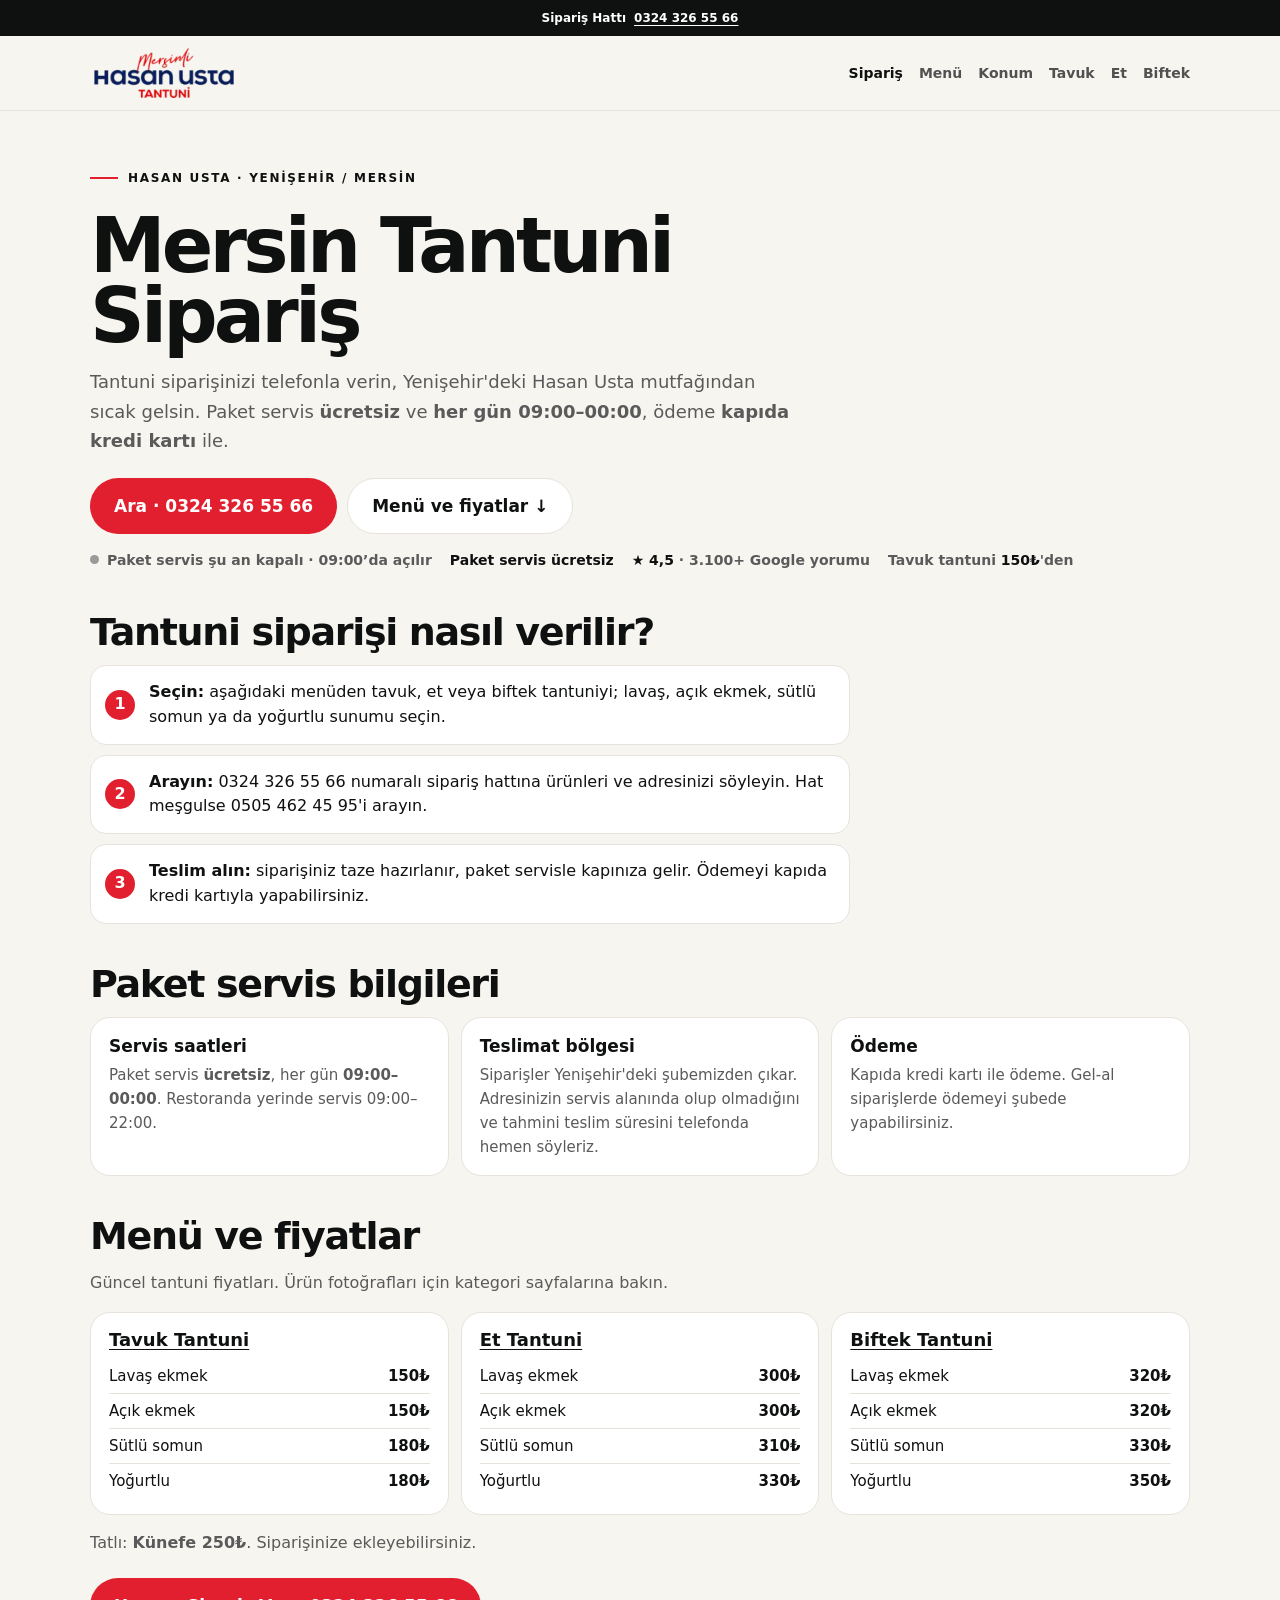
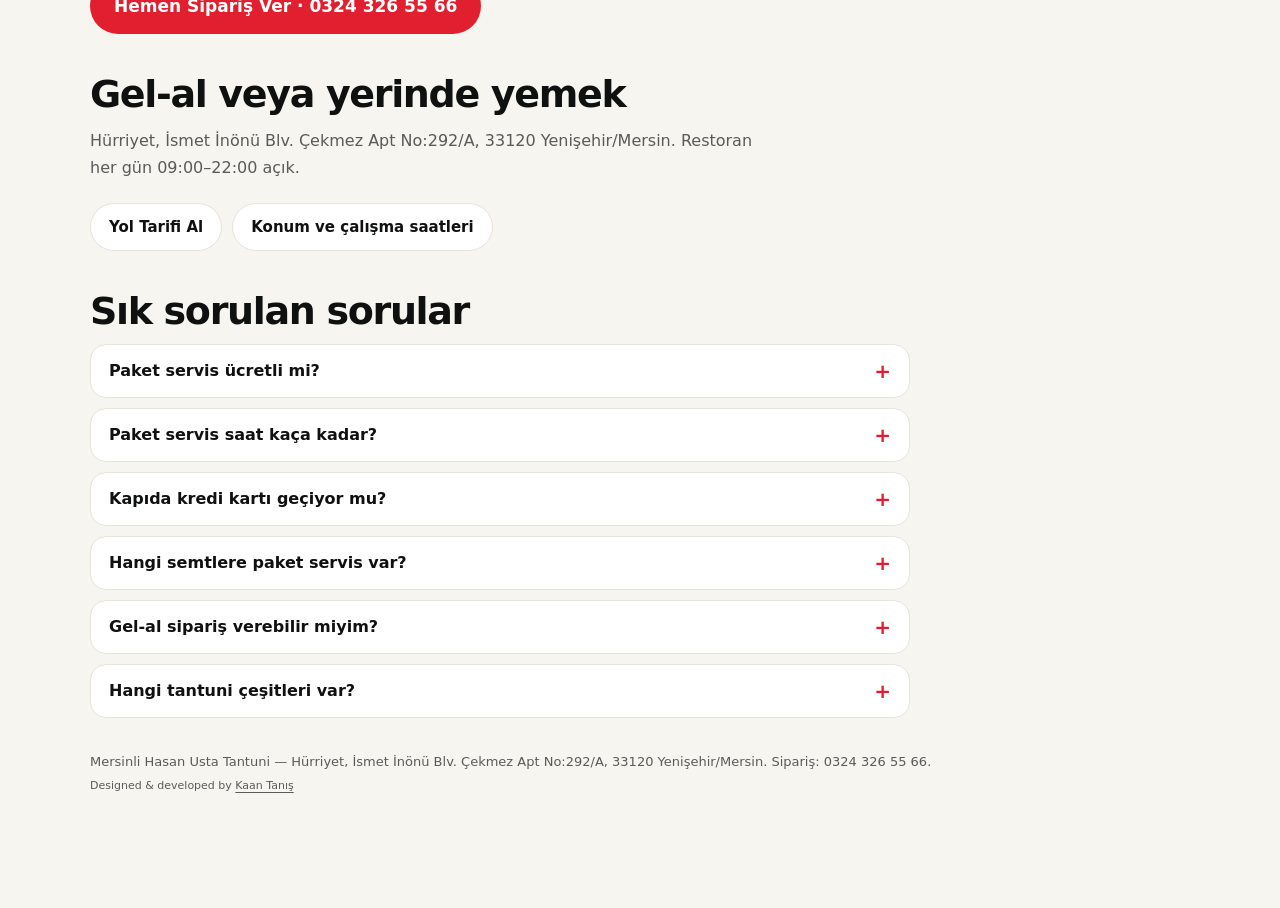
<file: tantuni-siparis/index.html>
<!DOCTYPE html>
<html lang="tr">
<head>
  <meta charset="UTF-8" />
  <meta name="viewport" content="width=device-width, initial-scale=1" />
  <meta name="google-site-verification" content="Na1hEfo341hGsZWFAbdFnl8JZlGytCTKSLai0M16E7I" />
  <meta name="theme-color" content="#f7f5f0" />
  <title>Mersin Tantuni Sipariş | Paket Servis 00:00'a Kadar – Hasan Usta</title>
  <meta name="description" content="Mersin tantuni sipariş: 0324 326 55 66. Hasan Usta Yenişehir'den paket servis her gün 09:00–00:00, kapıda kredi kartı. Tavuk tantuni 150₺'den." />
  <link rel="canonical" href="https://mersinlihasanustatantuni.com/tantuni-siparis/" />
  <link rel="icon" href="/assets/logo.png" type="image/png" />
  <meta property="og:title" content="Mersin Tantuni Sipariş – Hasan Usta Yenişehir" />
  <meta property="og:description" content="Telefonla tantuni siparişi: 0324 326 55 66. Paket servis her gün 09:00–00:00, kapıda kredi kartı." />
  <meta property="og:url" content="https://mersinlihasanustatantuni.com/tantuni-siparis/" />
  <meta property="og:image" content="https://mersinlihasanustatantuni.com/assets/logo.png" />
  <meta property="og:type" content="website" />
  <meta property="og:locale" content="tr" />
  <script type="application/ld+json">
  {
    "@context": "https://schema.org",
    "@graph": [
      {
        "@type": "WebPage",
        "@id": "https://mersinlihasanustatantuni.com/tantuni-siparis/#webpage",
        "url": "https://mersinlihasanustatantuni.com/tantuni-siparis/",
        "name": "Mersin Tantuni Sipariş – Hasan Usta",
        "inLanguage": "tr-TR",
        "isPartOf": { "@id": "https://mersinlihasanustatantuni.com/#website" },
        "about": { "@id": "https://mersinlihasanustatantuni.com/#restaurant" },
        "breadcrumb": {
          "@type": "BreadcrumbList",
          "itemListElement": [
            { "@type": "ListItem", "position": 1, "name": "Ana sayfa", "item": "https://mersinlihasanustatantuni.com/" },
            { "@type": "ListItem", "position": 2, "name": "Tantuni Sipariş", "item": "https://mersinlihasanustatantuni.com/tantuni-siparis/" }
          ]
        }
      },
      {
        "@type": "FAQPage",
        "mainEntity": [
          { "@type": "Question", "name": "Tantuni siparişi nasıl verilir?", "acceptedAnswer": { "@type": "Answer", "text": "0324 326 55 66 numaralı sipariş hattını arayın, ürünü ve adresinizi söyleyin. Siparişiniz hazırlanıp paket servisle gönderilir." } },
          { "@type": "Question", "name": "Paket servis ücretli mi?", "acceptedAnswer": { "@type": "Answer", "text": "Hayır, paket servis ücretsiz. Adresinizin servis alanında olup olmadığını sipariş sırasında telefonda söyleriz." } },
          { "@type": "Question", "name": "Paket servis saat kaça kadar?", "acceptedAnswer": { "@type": "Answer", "text": "Paket servis her gün 09:00–00:00 arasında açık. Restoranda yerinde servis 09:00–22:00 arası." } },
          { "@type": "Question", "name": "Kapıda kredi kartı geçiyor mu?", "acceptedAnswer": { "@type": "Answer", "text": "Evet, paket servis siparişlerinde ödemeyi kapıda kredi kartıyla yapabilirsiniz." } },
          { "@type": "Question", "name": "Hangi semtlere paket servis var?", "acceptedAnswer": { "@type": "Answer", "text": "Paket servis Yenişehir'deki şubemizden yapılır. Adresinizin servis alanında olup olmadığını ve tahmini teslim süresini sipariş sırasında telefonda söyleriz." } },
          { "@type": "Question", "name": "Gel-al sipariş verebilir miyim?", "acceptedAnswer": { "@type": "Answer", "text": "Evet. Arayıp siparişinizi verin, İsmet İnönü Blv. Çekmez Apt No:292/A Yenişehir adresinden teslim alın." } }
        ]
      }
    ]
  }
  </script>
  <link rel="stylesheet" href="/assets/landing.css" />
  <script>
    window.dataLayer = window.dataLayer || [];
    function gtag(){dataLayer.push(arguments);}
    gtag('js', new Date());
    gtag('config', 'AW-17880368457');
    function gtag_report_conversion(url) {
      var done = false;
      var callback = function () {
        if (done) return;
        done = true;
        if (typeof url != 'undefined') window.location = url;
      };
      gtag('event', 'conversion', {
        'send_to': 'AW-17880368457/J2n0CPC90JMdEMmKg85C',
        'value': 1.0,
        'currency': 'TRY',
        'event_callback': callback
      });
      setTimeout(callback, 800);
      return false;
    }
    window.loadMetaPixel = function () {
      if (window.__hasanMetaPixelLoaded) return;
      window.__hasanMetaPixelLoaded = true;
      !function(f,b,e,v,n,t,s)
      {if(f.fbq)return;n=f.fbq=function(){n.callMethod?
      n.callMethod.apply(n,arguments):n.queue.push(arguments)};
      if(!f._fbq)f._fbq=n;n.push=n;n.loaded=!0;n.version='2.0';
      n.queue=[];t=b.createElement(e);t.async=!0;
      t.src=v;s=b.getElementsByTagName(e)[0];
      s.parentNode.insertBefore(t,s)}(window,document,'script',
      'https://connect.facebook.net/en_US/fbevents.js');
      fbq('init', '1102594515507353');
      fbq('track', 'PageView');
    };
    window.loadHasanAnalytics = function () {
      if (window.__hasanAnalyticsLoaded) return;
      window.__hasanAnalyticsLoaded = true;
      var g = document.createElement('script');
      g.async = true;
      g.src = 'https://www.googletagmanager.com/gtag/js?id=AW-17880368457';
      document.head.appendChild(g);
      window.loadMetaPixel();
    };
  </script>
  <script src="/assets/site.js" defer></script>
</head>
<body>
  <noscript><img height="1" width="1" style="display:none" alt=""
    src="https://www.facebook.com/tr?id=1102594515507353&amp;ev=PageView&amp;noscript=1" /></noscript>
  <div class="topbar">
    <span>Sipariş Hattı</span>
    <a href="tel:+903243265566">0324 326 55 66</a>
  </div>
  <header>
    <div class="nav">
      <a class="brand" href="/" aria-label="Mersinli Hasan Usta Tantuni">
        <img src="/assets/logo-180.webp" width="180" height="61" alt="Hasan Usta" />
      </a>
      <nav class="nav-links" aria-label="Sayfalar">
        <a href="/tantuni-siparis/" aria-current="page">Sipariş</a>
        <a href="/#menu">Menü</a>
        <a href="/konum/">Konum</a>
        <a href="/tavuk-tantuni/">Tavuk</a>
        <a href="/et-tantuni/">Et</a>
        <a href="/biftek-tantuni/">Biftek</a>
      </nav>
    </div>
  </header>
  <main>
    <section class="hero">
      <div class="wrap">
        <p class="eyebrow">Hasan Usta · Yenişehir / Mersin</p>
        <h1>Mersin Tantuni Sipariş</h1>
        <p class="lede">Tantuni siparişinizi telefonla verin, Yenişehir'deki Hasan Usta mutfağından sıcak gelsin. Paket servis <strong>ücretsiz</strong> ve <strong>her gün 09:00–00:00</strong>, ödeme <strong>kapıda kredi kartı</strong> ile.</p>
        <div class="hero-actions">
          <a class="btn btn-primary btn-lg" href="tel:+903243265566">Ara · 0324 326 55 66</a>
          <a class="btn btn-ghost btn-lg" href="#menu">Menü ve fiyatlar ↓</a>
        </div>
        <div class="trust">
          <span class="open-now" data-open-status="delivery">Paket servis 09:00–00:00</span>
          <span><strong>Paket servis ücretsiz</strong></span>
          <span><strong>★ 4,5</strong> · 3.100+ Google yorumu</span>
          <span>Tavuk tantuni <strong>150₺</strong>'den</span>
        </div>
      </div>
    </section>

    <section class="section">
      <div class="wrap">
        <h2>Tantuni siparişi nasıl verilir?</h2>
        <ol class="steps">
          <li><strong>Seçin:</strong> aşağıdaki menüden tavuk, et veya biftek tantuniyi; lavaş, açık ekmek, sütlü somun ya da yoğurtlu sunumu seçin.</li>
          <li><strong>Arayın:</strong> <a href="tel:+903243265566">0324 326 55 66</a> numaralı sipariş hattına ürünleri ve adresinizi söyleyin. Hat meşgulse <a href="tel:+905054624595">0505 462 45 95</a>'i arayın.</li>
          <li><strong>Teslim alın:</strong> siparişiniz taze hazırlanır, paket servisle kapınıza gelir. Ödemeyi kapıda kredi kartıyla yapabilirsiniz.</li>
        </ol>
      </div>
    </section>

    <section class="section">
      <div class="wrap">
        <h2>Paket servis bilgileri</h2>
        <div class="info-grid">
          <div class="info-card">
            <h3>Servis saatleri</h3>
            <p>Paket servis <strong>ücretsiz</strong>, her gün <strong>09:00–00:00</strong>. Restoranda yerinde servis 09:00–22:00.</p>
          </div>
          <div class="info-card">
            <h3>Teslimat bölgesi</h3>
            <p>Siparişler Yenişehir'deki şubemizden çıkar. Adresinizin servis alanında olup olmadığını ve tahmini teslim süresini telefonda hemen söyleriz.</p>
          </div>
          <div class="info-card">
            <h3>Ödeme</h3>
            <p>Kapıda kredi kartı ile ödeme. Gel-al siparişlerde ödemeyi şubede yapabilirsiniz.</p>
          </div>
        </div>
      </div>
    </section>

    <section class="section" id="menu">
      <div class="wrap">
        <h2>Menü ve fiyatlar</h2>
        <p>Güncel tantuni fiyatları. Ürün fotoğrafları için kategori sayfalarına bakın.</p>
        <div class="price-list">
          <section>
            <h3><a href="/tavuk-tantuni/">Tavuk Tantuni</a></h3>
            <ul>
              <li><span>Lavaş ekmek</span><span>150₺</span></li>
              <li><span>Açık ekmek</span><span>150₺</span></li>
              <li><span>Sütlü somun</span><span>180₺</span></li>
              <li><span>Yoğurtlu</span><span>180₺</span></li>
            </ul>
          </section>
          <section>
            <h3><a href="/et-tantuni/">Et Tantuni</a></h3>
            <ul>
              <li><span>Lavaş ekmek</span><span>300₺</span></li>
              <li><span>Açık ekmek</span><span>300₺</span></li>
              <li><span>Sütlü somun</span><span>310₺</span></li>
              <li><span>Yoğurtlu</span><span>330₺</span></li>
            </ul>
          </section>
          <section>
            <h3><a href="/biftek-tantuni/">Biftek Tantuni</a></h3>
            <ul>
              <li><span>Lavaş ekmek</span><span>320₺</span></li>
              <li><span>Açık ekmek</span><span>320₺</span></li>
              <li><span>Sütlü somun</span><span>330₺</span></li>
              <li><span>Yoğurtlu</span><span>350₺</span></li>
            </ul>
          </section>
        </div>
        <p style="margin-top:14px;">Tatlı: <strong>Künefe 250₺</strong>. Siparişinize ekleyebilirsiniz.</p>
        <div class="cta-row">
          <a class="btn btn-primary btn-lg" href="tel:+903243265566">Hemen Sipariş Ver · 0324 326 55 66</a>
        </div>
      </div>
    </section>

    <section class="section">
      <div class="wrap">
        <h2>Gel-al veya yerinde yemek</h2>
        <p>Hürriyet, İsmet İnönü Blv. Çekmez Apt No:292/A, 33120 Yenişehir/Mersin. Restoran her gün 09:00–22:00 açık.</p>
        <div class="cta-row">
          <a class="btn btn-ghost" href="https://www.google.com/maps/search/?api=1&amp;query=36.7928609,34.5992794" target="_blank" rel="noopener">Yol Tarifi Al</a>
          <a class="btn btn-ghost" href="/konum/">Konum ve çalışma saatleri</a>
        </div>
      </div>
    </section>

    <section class="section">
      <div class="wrap">
        <h2>Sık sorulan sorular</h2>
        <div class="faq">
          <details>
            <summary>Paket servis ücretli mi?</summary>
            <p>Hayır, paket servis ücretsiz. Adresinizin servis alanında olup olmadığını sipariş sırasında telefonda söyleriz.</p>
          </details>
          <details>
            <summary>Paket servis saat kaça kadar?</summary>
            <p>Paket servis her gün 09:00–00:00 arasında açık. Restoranda yerinde servis 09:00–22:00 arası.</p>
          </details>
          <details>
            <summary>Kapıda kredi kartı geçiyor mu?</summary>
            <p>Evet, paket servis siparişlerinde ödemeyi kapıda kredi kartıyla yapabilirsiniz.</p>
          </details>
          <details>
            <summary>Hangi semtlere paket servis var?</summary>
            <p>Paket servis Yenişehir'deki şubemizden yapılır. Adresinizin servis alanında olup olmadığını ve tahmini teslim süresini sipariş sırasında telefonda söyleriz: <a href="tel:+903243265566">0324 326 55 66</a>.</p>
          </details>
          <details>
            <summary>Gel-al sipariş verebilir miyim?</summary>
            <p>Evet. Arayıp siparişinizi verin, <a href="/konum/">İsmet İnönü Bulvarı'ndaki şubemizden</a> teslim alın.</p>
          </details>
          <details>
            <summary>Hangi tantuni çeşitleri var?</summary>
            <p><a href="/tavuk-tantuni/">Tavuk tantuni</a>, <a href="/et-tantuni/">et tantuni</a> ve <a href="/biftek-tantuni/">biftek tantuni</a>; her biri lavaş, açık ekmek, sütlü somun ve yoğurtlu olarak hazırlanır.</p>
          </details>
        </div>
      </div>
    </section>
  </main>
  <footer>
    <div class="wrap">
      <p>Mersinli Hasan Usta Tantuni — Hürriyet, İsmet İnönü Blv. Çekmez Apt No:292/A, 33120 Yenişehir/Mersin. Sipariş: 0324 326 55 66.</p>
      <p class="site-credit">Designed &amp; developed by <a href="https://kaantanis.com" target="_blank" rel="noopener noreferrer">Kaan Tanış</a></p>
    </div>
  </footer>
  <div class="dock">
    <a class="call" href="tel:+903243265566">Ara · 0324 326 55 66</a>
  </div>
</body>
</html>
</file>
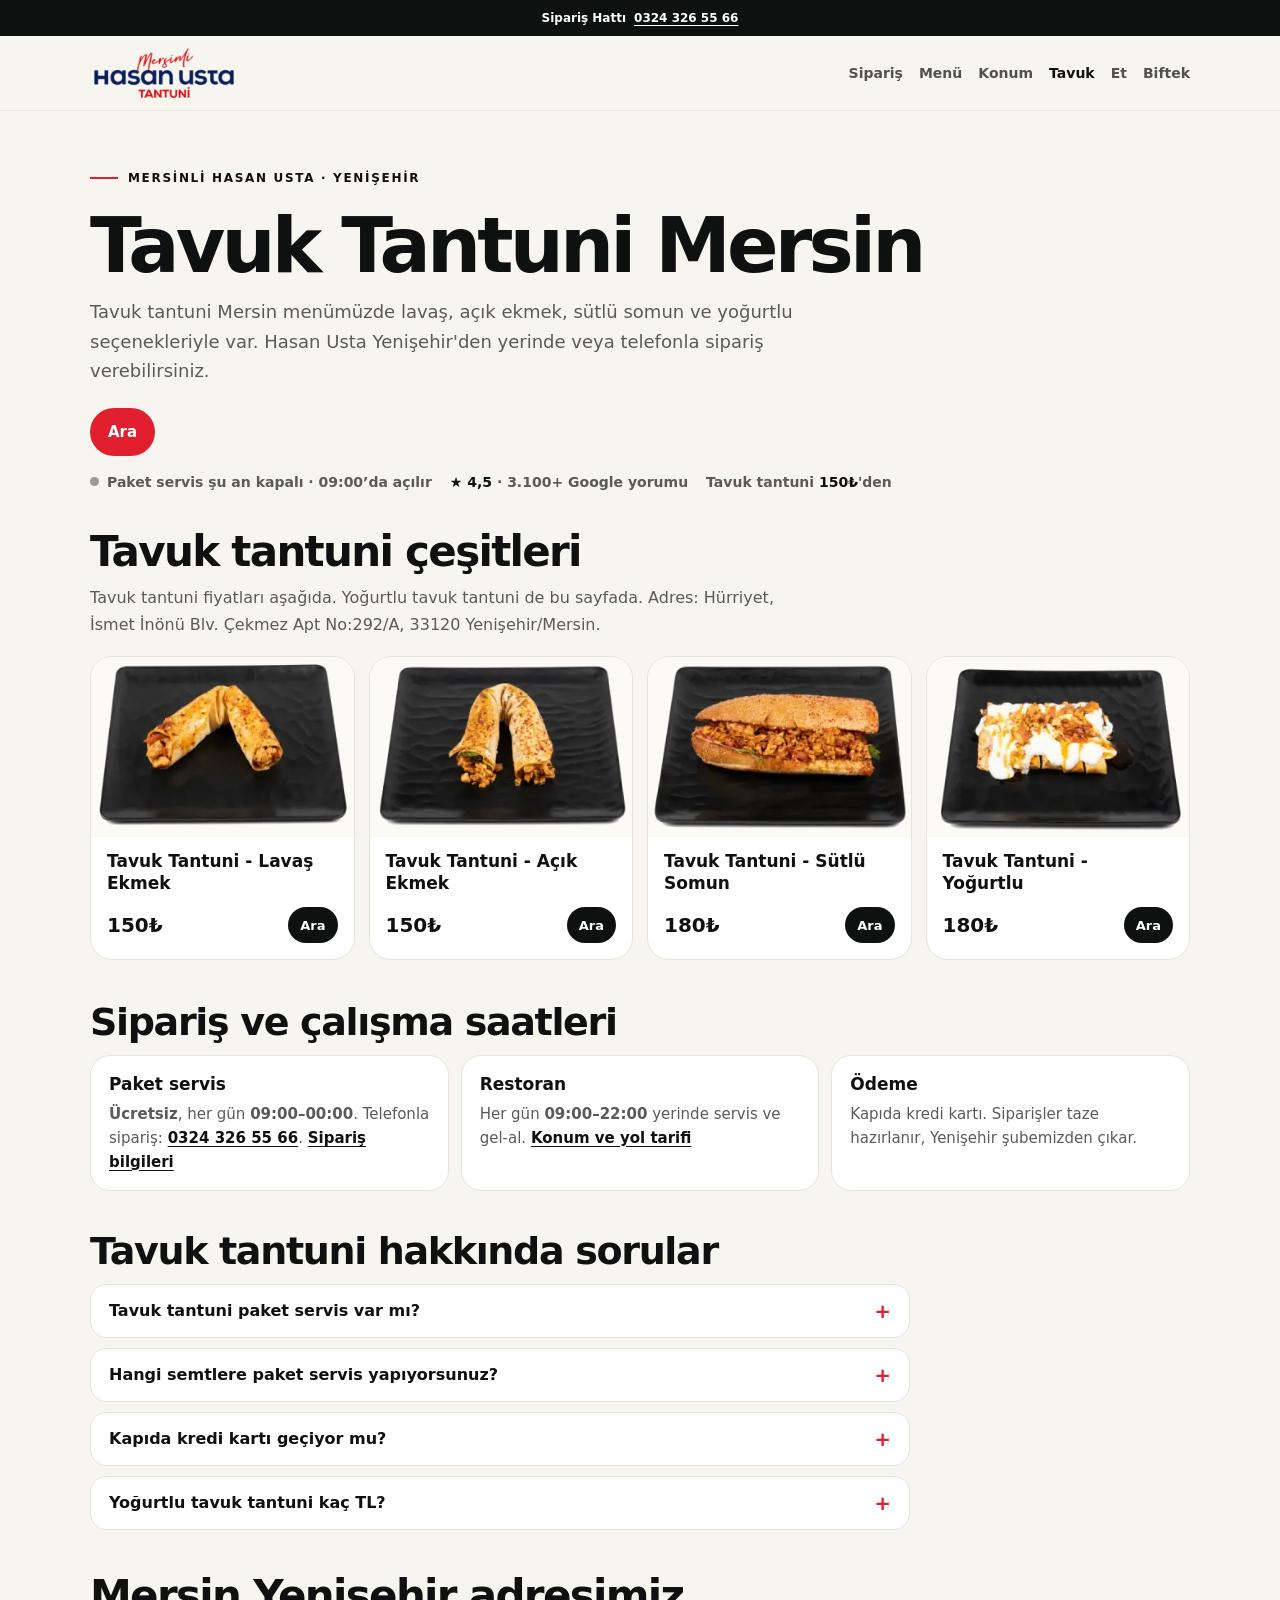
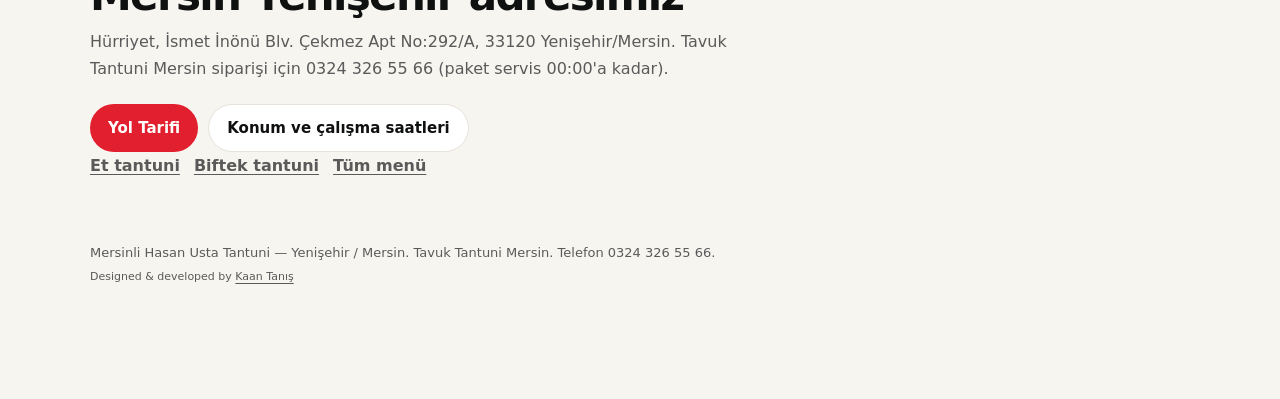
<file: tavuk-tantuni/index.html>
<!DOCTYPE html>
<html lang="tr">
<head>
  <meta charset="UTF-8" />
  <meta name="viewport" content="width=device-width, initial-scale=1" />
  <meta name="google-site-verification" content="Na1hEfo341hGsZWFAbdFnl8JZlGytCTKSLai0M16E7I" />
  <meta name="theme-color" content="#f7f5f0" />
  <title>Tavuk Tantuni Mersin | Hasan Usta Yenişehir</title>
  <meta name="description" content="Tavuk tantuni Mersin Yenişehir'de Hasan Usta'da. Lavaş, açık ekmek, sütlü somun ve yoğurtlu tavuk tantuni. Sipariş: 0324 326 55 66." />
  <link rel="canonical" href="https://mersinlihasanustatantuni.com/tavuk-tantuni/" />
  <link rel="icon" href="/assets/logo.png" type="image/png" />
  <meta property="og:title" content="Tavuk Tantuni Mersin | Hasan Usta Yenişehir" />
  <meta property="og:description" content="Tavuk tantuni Mersin Yenişehir'de Hasan Usta'da. Lavaş, açık ekmek, sütlü somun ve yoğurtlu tavuk tantuni. Sipariş: 0324 326 55 66." />
  <meta property="og:url" content="https://mersinlihasanustatantuni.com/tavuk-tantuni/" />
  <meta property="og:type" content="website" />
  <meta property="og:locale" content="tr" />
  <script type="application/ld+json">
  {
    "@context": "https://schema.org",
    "@type": "MenuSection",
    "name": "Tavuk Tantuni Mersin",
    "description": "Tavuk tantuni Mersin Yenişehir'de Hasan Usta'da. Lavaş, açık ekmek, sütlü somun ve yoğurtlu tavuk tantuni. Sipariş: 0324 326 55 66.",
    "url": "https://mersinlihasanustatantuni.com/tavuk-tantuni/",
    "hasMenuItem": [{"@type":"MenuItem","name":"Tavuk Tantuni - Lavaş Ekmek","offers":{"@type":"Offer","price":"150","priceCurrency":"TRY"}},{"@type":"MenuItem","name":"Tavuk Tantuni - Açık Ekmek","offers":{"@type":"Offer","price":"150","priceCurrency":"TRY"}},{"@type":"MenuItem","name":"Tavuk Tantuni - Sütlü Somun","offers":{"@type":"Offer","price":"180","priceCurrency":"TRY"}},{"@type":"MenuItem","name":"Tavuk Tantuni - Yoğurtlu","offers":{"@type":"Offer","price":"180","priceCurrency":"TRY"}}]
  }
  </script>
  <script type="application/ld+json">
  {"@context": "https://schema.org", "@type": "FAQPage", "mainEntity": [{"@type": "Question", "name": "Tavuk tantuni paket servis var mı?", "acceptedAnswer": {"@type": "Answer", "text": "Evet. Tavuk tantuni siparişini 0324 326 55 66'dan telefonla verebilirsiniz; paket servis her gün 09:00–00:00 arasında açık."}}, {"@type": "Question", "name": "Hangi semtlere paket servis yapıyorsunuz?", "acceptedAnswer": {"@type": "Answer", "text": "Paket servis Yenişehir'deki şubemizden yapılır. Adresinizin servis alanında olup olmadığını ve tahmini teslim süresini sipariş sırasında telefonda söyleriz."}}, {"@type": "Question", "name": "Kapıda kredi kartı geçiyor mu?", "acceptedAnswer": {"@type": "Answer", "text": "Evet, paket servis siparişlerinde ödemeyi kapıda kredi kartıyla yapabilirsiniz."}}, {"@type": "Question", "name": "Yoğurtlu tavuk tantuni kaç TL?", "acceptedAnswer": {"@type": "Answer", "text": "Yoğurtlu tavuk tantuni 180₺. Lavaş ve açık ekmek 150₺'den başlıyor; tüm fiyatlar yukarıdaki listede."}}]}
  </script>
  <link rel="stylesheet" href="/assets/landing.css" />
  <script>
    window.dataLayer = window.dataLayer || [];
    function gtag(){dataLayer.push(arguments);}
    gtag('js', new Date());
    gtag('config', 'AW-17880368457');
    function gtag_report_conversion(url) {
      var done = false;
      var callback = function () {
        if (done) return;
        done = true;
        if (typeof url != 'undefined') window.location = url;
      };
      gtag('event', 'conversion', {
        'send_to': 'AW-17880368457/J2n0CPC90JMdEMmKg85C',
        'value': 1.0,
        'currency': 'TRY',
        'event_callback': callback
      });
      setTimeout(callback, 800);
      return false;
    }
    window.loadMetaPixel = function () {
      if (window.__hasanMetaPixelLoaded) return;
      window.__hasanMetaPixelLoaded = true;
      !function(f,b,e,v,n,t,s)
      {if(f.fbq)return;n=f.fbq=function(){n.callMethod?
      n.callMethod.apply(n,arguments):n.queue.push(arguments)};
      if(!f._fbq)f._fbq=n;n.push=n;n.loaded=!0;n.version='2.0';
      n.queue=[];t=b.createElement(e);t.async=!0;
      t.src=v;s=b.getElementsByTagName(e)[0];
      s.parentNode.insertBefore(t,s)}(window,document,'script',
      'https://connect.facebook.net/en_US/fbevents.js');
      fbq('init', '1102594515507353');
      fbq('track', 'PageView');
    };
    window.loadHasanAnalytics = function () {
      if (window.__hasanAnalyticsLoaded) return;
      window.__hasanAnalyticsLoaded = true;
      var g = document.createElement('script');
      g.async = true;
      g.src = 'https://www.googletagmanager.com/gtag/js?id=AW-17880368457';
      document.head.appendChild(g);
      window.loadMetaPixel();
    };
  </script>
  <script src="/assets/site.js" defer></script>
</head>
<body>
  <noscript><img height="1" width="1" style="display:none" alt=""
    src="https://www.facebook.com/tr?id=1102594515507353&amp;ev=PageView&amp;noscript=1" /></noscript>
  <div class="topbar">
    <span>Sipariş Hattı</span>
    <a href="tel:+903243265566">0324 326 55 66</a>
    <span>•</span>
    <a href="https://wa.me/905054624595" target="_blank" rel="noopener">WhatsApp</a>
  </div>
  <header>
    <div class="nav">
      <a class="brand" href="/" aria-label="Mersinli Hasan Usta Tantuni">
        <img src="/assets/logo-180.webp" width="180" height="61" alt="Hasan Usta" />
      </a>
      <nav class="nav-links" aria-label="Sayfalar">
        <a href="/tantuni-siparis/">Sipariş</a>
        <a href="/#menu">Menü</a>
        <a href="/konum/">Konum</a>
        <a href="/tavuk-tantuni/" aria-current="page">Tavuk</a>
        <a href="/et-tantuni/">Et</a>
        <a href="/biftek-tantuni/">Biftek</a>
      </nav>
    </div>
  </header>
  <main>
    <section class="hero">
      <div class="wrap">
        <p class="eyebrow">Mersinli Hasan Usta · Yenişehir</p>
        <h1>Tavuk Tantuni Mersin</h1>
        <p class="lede">Tavuk tantuni Mersin menümüzde lavaş, açık ekmek, sütlü somun ve yoğurtlu seçenekleriyle var. Hasan Usta Yenişehir'den yerinde veya telefonla sipariş verebilirsiniz.</p>
        <div class="hero-actions">
          <a class="btn btn-primary" href="tel:+903243265566">Ara</a>
          <a class="btn btn-wa" href="https://wa.me/905054624595" target="_blank" rel="noopener">WhatsApp'tan Sipariş</a>
        </div>
        <div class="trust">
          <span class="open-now" data-open-status="delivery">Paket servis 09:00–00:00</span>
          <span><strong>★ 4,5</strong> · 3.100+ Google yorumu</span>
          <span>Tavuk tantuni <strong>150₺</strong>'den</span>
        </div>
      </div>
    </section>
    <section class="menu" id="menu">
      <div class="wrap">
        <h2>Tavuk tantuni çeşitleri</h2>
        <p>Tavuk tantuni fiyatları aşağıda. Yoğurtlu tavuk tantuni de bu sayfada. Adres: Hürriyet, İsmet İnönü Blv. Çekmez Apt No:292/A, 33120 Yenişehir/Mersin.</p>
        <div class="products">
          <article class="product">
            <img src="/assets/product-tavuk-lavas-480.webp" srcset="/assets/product-tavuk-lavas-320.webp 320w, /assets/product-tavuk-lavas-480.webp 480w, /assets/product-tavuk-lavas.webp 720w" sizes="(max-width:560px) 92vw, 280px" width="320" height="214" alt="Tavuk Tantuni - Lavaş Ekmek" fetchpriority="high" decoding="sync" />
            <div>
              <h3>Tavuk Tantuni - Lavaş Ekmek</h3>
              <p><span class="price">150₺</span><a class="order" href="tel:+903243265566">Ara</a></p>
            </div>
          </article>
          <article class="product">
            <img src="/assets/product-tavuk-acik-480.webp" srcset="/assets/product-tavuk-acik-320.webp 320w, /assets/product-tavuk-acik-480.webp 480w, /assets/product-tavuk-acik.webp 720w" sizes="(max-width:560px) 92vw, 280px" width="320" height="214" alt="Tavuk Tantuni - Açık Ekmek" loading="lazy" decoding="async" />
            <div>
              <h3>Tavuk Tantuni - Açık Ekmek</h3>
              <p><span class="price">150₺</span><a class="order" href="tel:+903243265566">Ara</a></p>
            </div>
          </article>
          <article class="product">
            <img src="/assets/product-tavuk-sutlu-somun-480.webp" srcset="/assets/product-tavuk-sutlu-somun-320.webp 320w, /assets/product-tavuk-sutlu-somun-480.webp 480w, /assets/product-tavuk-sutlu-somun.webp 720w" sizes="(max-width:560px) 92vw, 280px" width="320" height="214" alt="Tavuk Tantuni - Sütlü Somun" loading="lazy" decoding="async" />
            <div>
              <h3>Tavuk Tantuni - Sütlü Somun</h3>
              <p><span class="price">180₺</span><a class="order" href="tel:+903243265566">Ara</a></p>
            </div>
          </article>
          <article class="product">
            <img src="/assets/product-tavuk-yogurtlu-480.webp" srcset="/assets/product-tavuk-yogurtlu-320.webp 320w, /assets/product-tavuk-yogurtlu-480.webp 480w, /assets/product-tavuk-yogurtlu.webp 720w" sizes="(max-width:560px) 92vw, 280px" width="320" height="214" alt="Tavuk Tantuni - Yoğurtlu" loading="lazy" decoding="async" />
            <div>
              <h3>Tavuk Tantuni - Yoğurtlu</h3>
              <p><span class="price">180₺</span><a class="order" href="tel:+903243265566">Ara</a></p>
            </div>
          </article>
        </div>
      </div>
    </section>
    <section class="section">
      <div class="wrap">
        <h2>Sipariş ve çalışma saatleri</h2>
        <div class="info-grid">
          <div class="info-card">
            <h3>Paket servis</h3>
            <p><strong>Ücretsiz</strong>, her gün <strong>09:00–00:00</strong>. Telefonla sipariş: <a href="tel:+903243265566">0324 326 55 66</a>. <a href="/tantuni-siparis/">Sipariş bilgileri</a></p>
          </div>
          <div class="info-card">
            <h3>Restoran</h3>
            <p>Her gün <strong>09:00–22:00</strong> yerinde servis ve gel-al. <a href="/konum/">Konum ve yol tarifi</a></p>
          </div>
          <div class="info-card">
            <h3>Ödeme</h3>
            <p>Kapıda kredi kartı. Siparişler taze hazırlanır, Yenişehir şubemizden çıkar.</p>
          </div>
        </div>
      </div>
    </section>
    <section class="section">
      <div class="wrap">
        <h2>Tavuk tantuni hakkında sorular</h2>
        <div class="faq">
          <details>
            <summary>Tavuk tantuni paket servis var mı?</summary>
            <p>Evet. Tavuk tantuni siparişini 0324 326 55 66'dan telefonla verebilirsiniz; paket servis her gün 09:00–00:00 arasında açık.</p>
          </details>
          <details>
            <summary>Hangi semtlere paket servis yapıyorsunuz?</summary>
            <p>Paket servis Yenişehir'deki şubemizden yapılır. Adresinizin servis alanında olup olmadığını ve tahmini teslim süresini sipariş sırasında telefonda söyleriz.</p>
          </details>
          <details>
            <summary>Kapıda kredi kartı geçiyor mu?</summary>
            <p>Evet, paket servis siparişlerinde ödemeyi kapıda kredi kartıyla yapabilirsiniz.</p>
          </details>
          <details>
            <summary>Yoğurtlu tavuk tantuni kaç TL?</summary>
            <p>Yoğurtlu tavuk tantuni 180₺. Lavaş ve açık ekmek 150₺'den başlıyor; tüm fiyatlar yukarıdaki listede.</p>
          </details>
        </div>
      </div>
    </section>
    <section class="location" id="konum">
      <div class="wrap">
        <h2>Mersin Yenişehir adresimiz</h2>
        <p>Hürriyet, İsmet İnönü Blv. Çekmez Apt No:292/A, 33120 Yenişehir/Mersin. Tavuk Tantuni Mersin siparişi için 0324 326 55 66 (paket servis 00:00'a kadar).</p>
        <div class="cta-row">
          <a class="btn btn-primary" href="https://www.google.com/maps/search/?api=1&amp;query=36.7928609,34.5992794" target="_blank" rel="noopener">Yol Tarifi</a>
          <a class="btn btn-ghost" href="/konum/">Konum ve çalışma saatleri</a>
        </div>
        <p class="siblings">
            <a href="/et-tantuni/">Et tantuni</a>
            <a href="/biftek-tantuni/">Biftek tantuni</a>
            <a href="/#menu">Tüm menü</a>
        </p>
      </div>
    </section>
  </main>
  <footer>
    <div class="wrap">
      <p>Mersinli Hasan Usta Tantuni — Yenişehir / Mersin. Tavuk Tantuni Mersin. Telefon 0324 326 55 66.</p>
      <p class="site-credit">Designed &amp; developed by <a href="https://kaantanis.com" target="_blank" rel="noopener noreferrer">Kaan Tanış</a></p>
    </div>
  </footer>
  <div class="dock">
    <a class="call" href="tel:+903243265566">Ara · 0324 326 55 66</a>
    <a class="wa" href="https://wa.me/905054624595" target="_blank" rel="noopener">WhatsApp'tan Sipariş</a>
  </div>
</body>
</html>
</file>
<file: assets/landing.css>
:root {
  --font-sans: system-ui, -apple-system, BlinkMacSystemFont, "Segoe UI", Roboto, "Helvetica Neue", Arial, sans-serif;
  --ink: #0f1010;
  --muted: #5a5a5a;
  --cream: #f7f5f0;
  --line: #e7e3dc;
  --red: #e21f2f;
  --red-dark: #b91522;
  --green: #18865c;
  --max: 1100px;
}

* { box-sizing: border-box; }
html { scroll-behavior: smooth; }
#menu, #konum { scroll-margin-top: 96px; }
body {
  margin: 0;
  color: var(--ink);
  background: var(--cream);
  font-family: var(--font-sans);
  -webkit-font-smoothing: antialiased;
  padding-bottom: 108px;
}
a { color: inherit; text-decoration: none; }
img { max-width: 100%; display: block; }

.topbar {
  background: var(--ink);
  color: #fff;
  min-height: 36px;
  display: flex;
  align-items: center;
  justify-content: center;
  gap: 8px;
  padding: 8px 16px;
  font-size: 12px;
  font-weight: 600;
}
.topbar a { text-decoration: underline; text-underline-offset: 3px; }

header {
  position: sticky;
  top: 0;
  z-index: 20;
  background: rgba(247, 245, 240, .96);
  border-bottom: 1px solid rgba(15, 16, 16, .08);
}
.nav {
  width: min(calc(100% - 32px), var(--max));
  margin-inline: auto;
  min-height: 74px;
  display: flex;
  align-items: center;
  justify-content: space-between;
  gap: 16px;
}
.brand img { width: 148px; height: auto; }
.nav-links {
  display: flex;
  flex-wrap: wrap;
  justify-content: flex-end;
  gap: 8px 16px;
  font-size: 14px;
  font-weight: 700;
}
.nav-links a { color: #515151; }
.nav-links a[aria-current="page"],
.nav-links a:hover { color: var(--ink); }

.wrap { width: min(calc(100% - 32px), var(--max)); margin-inline: auto; }

.hero { padding: 48px 0 12px; }
.eyebrow {
  display: inline-flex;
  align-items: center;
  gap: 10px;
  font-size: 12px;
  font-weight: 700;
  letter-spacing: .14em;
  text-transform: uppercase;
}
.eyebrow::before {
  content: "";
  width: 28px;
  height: 2px;
  background: var(--red);
}
h1 {
  margin: 14px 0 16px;
  max-width: 16ch;
  font: 700 clamp(42px, 7vw, 76px)/.92 var(--font-sans);
  letter-spacing: -.05em;
}
.lede {
  margin: 0;
  max-width: 62ch;
  color: var(--muted);
  font-size: 18px;
  line-height: 1.65;
}
.hero-actions, .cta-row {
  display: flex;
  flex-wrap: wrap;
  gap: 10px;
  margin-top: 22px;
}
.btn {
  display: inline-flex;
  align-items: center;
  justify-content: center;
  min-height: 48px;
  padding: 12px 18px;
  border-radius: 999px;
  font-weight: 700;
  font-size: 15px;
}
.btn-primary { background: var(--red); color: #fff; }
.btn-wa { background: #1daa69; color: #fff; }
.btn-ghost { background: #fff; color: var(--ink); border: 1px solid var(--line); }

.menu { padding: 28px 0 10px; }
.menu h2, .location h2 {
  margin: 0 0 10px;
  font: 700 clamp(28px, 4vw, 42px)/1.05 var(--font-sans);
  letter-spacing: -.04em;
}
.menu > .wrap > p, .location p {
  margin: 0 0 18px;
  max-width: 68ch;
  color: var(--muted);
  line-height: 1.7;
}

.products {
  display: grid;
  grid-template-columns: repeat(4, minmax(0, 1fr));
  gap: 14px;
}
.product {
  background: #fff;
  border: 1px solid var(--line);
  border-radius: 22px;
  overflow: hidden;
}
.product img {
  width: 100%;
  height: 180px;
  object-fit: contain;
  background: #fbfaf7;
}
.product div { padding: 14px 16px 16px; }
.product h3 {
  margin: 0;
  min-height: 44px;
  font: 700 17px/1.25 var(--font-sans);
}
.product p {
  display: flex;
  align-items: center;
  justify-content: space-between;
  gap: 8px;
  margin: 12px 0 0;
}
.price { font: 700 20px var(--font-sans); }
.order {
  min-height: 36px;
  padding: 0 12px;
  border-radius: 999px;
  background: var(--ink);
  color: #fff;
  font-size: 13px;
  font-weight: 700;
  display: inline-flex;
  align-items: center;
}

.location { padding: 36px 0 20px; }
.siblings { display: flex; flex-wrap: wrap; gap: 8px 14px; margin-top: 8px; font-weight: 700; }
.siblings a { text-decoration: underline; text-underline-offset: 3px; }

footer {
  padding: 28px 0 8px;
  color: var(--muted);
  font-size: 13px;
}
footer .wrap > p:first-of-type { margin: 0; }
.site-credit {
  margin: 10px 0 0;
  font-size: 11px;
  color: var(--muted);
}
.site-credit a {
  color: var(--muted);
  text-decoration: underline;
  text-underline-offset: 3px;
}
.site-credit a:hover { color: var(--ink); }

.dock {
  display: none;
  position: fixed;
  left: 50%;
  transform: translateX(-50%);
  bottom: calc(10px + env(safe-area-inset-bottom, 0px));
  z-index: 30;
  width: min(420px, calc(100% - 24px));
  padding: 6px;
  border-radius: 999px;
  background: rgba(255, 255, 255, .94);
  border: 1px solid var(--line);
  backdrop-filter: blur(16px);
  box-shadow: 0 14px 40px rgba(226, 31, 47, .14), 0 4px 16px rgba(15, 16, 16, .08);
}
.dock a {
  display: flex;
  align-items: center;
  justify-content: center;
  min-height: 50px;
  padding: 10px 18px;
  border-radius: 999px;
  font-size: 15px;
  font-weight: 700;
  line-height: 1.15;
  text-align: center;
  letter-spacing: -.01em;
}
.dock .call {
  background: linear-gradient(180deg, var(--red) 0%, var(--red-dark) 100%);
  color: #fff;
  box-shadow: 0 8px 22px rgba(226, 31, 47, .32);
}
.dock .call:active { transform: scale(.98); }
.dock .wa { background: var(--green); color: #fff; }

/* Geçici: WhatsApp butonları gizli — geri açmak için bu bloğu sil */
.topbar a[href*="wa.me"],
.topbar span:has(+ a[href*="wa.me"]),
.hero-actions a[href*="wa.me"],
a.btn-wa,
a.wa,
.dock a.wa,
footer a[href*="wa.me"] {
  display: none !important;
}

/* ---- Bilgi blokları (sipariş / konum / ürün sayfaları) ---- */
.trust {
  display: flex;
  flex-wrap: wrap;
  gap: 8px 18px;
  margin-top: 18px;
  color: var(--muted);
  font-size: 14px;
  font-weight: 600;
}
.trust strong { color: var(--ink); }
.btn-lg { min-height: 56px; padding: 14px 24px; font-size: 17px; }
.section { padding: 32px 0 8px; }
.section h2 {
  margin: 0 0 12px;
  font: 700 clamp(26px, 3.6vw, 38px)/1.08 var(--font-sans);
  letter-spacing: -.035em;
}
.section > .wrap > p { margin: 0 0 16px; max-width: 68ch; color: var(--muted); line-height: 1.7; }
.info-grid {
  display: grid;
  grid-template-columns: repeat(3, minmax(0, 1fr));
  gap: 12px;
}
.info-card {
  background: #fff;
  border: 1px solid var(--line);
  border-radius: 20px;
  padding: 18px 18px 16px;
}
.info-card h3 { margin: 0 0 6px; font: 700 17px/1.25 var(--font-sans); }
.info-card p { margin: 0; color: var(--muted); font-size: 15px; line-height: 1.6; }
.info-card a { text-decoration: underline; text-underline-offset: 3px; color: var(--ink); font-weight: 700; }
.steps { counter-reset: step; list-style: none; margin: 0; padding: 0; display: grid; gap: 10px; max-width: 760px; }
.steps li {
  counter-increment: step;
  position: relative;
  padding: 14px 16px 14px 58px;
  background: #fff;
  border: 1px solid var(--line);
  border-radius: 16px;
  line-height: 1.55;
}
.steps li::before {
  content: counter(step);
  position: absolute;
  left: 14px;
  top: 50%;
  transform: translateY(-50%);
  width: 30px;
  height: 30px;
  border-radius: 50%;
  background: var(--red);
  color: #fff;
  font-weight: 700;
  display: grid;
  place-items: center;
}
.hours { width: 100%; max-width: 520px; border-collapse: collapse; background: #fff; border: 1px solid var(--line); border-radius: 16px; overflow: hidden; }
.hours th, .hours td { text-align: left; padding: 12px 16px; border-top: 1px solid var(--line); font-size: 15px; }
.hours tr:first-child th, .hours tr:first-child td { border-top: 0; }
.hours th { font-weight: 600; color: var(--muted); }
.hours td { font-weight: 700; }
.open-now { display: inline-flex; align-items: center; gap: 8px; font-weight: 700; font-size: 14px; }
.open-now::before { content: ""; width: 9px; height: 9px; border-radius: 50%; background: #9a9a9a; }
.open-now.is-open::before { background: #18a05e; box-shadow: 0 0 0 5px rgba(24,160,94,.12); }
.price-list { display: grid; grid-template-columns: repeat(3, minmax(0, 1fr)); gap: 12px; }
.price-list section { background: #fff; border: 1px solid var(--line); border-radius: 20px; padding: 16px 18px; }
.price-list h3 { margin: 0 0 8px; font: 700 18px/1.2 var(--font-sans); }
.price-list h3 a { text-decoration: underline; text-underline-offset: 3px; }
.price-list ul { list-style: none; margin: 0; padding: 0; }
.price-list li { display: flex; justify-content: space-between; gap: 10px; padding: 8px 0; border-top: 1px solid var(--line); font-size: 15px; }
.price-list li:first-child { border-top: 0; }
.price-list li span:last-child { font-weight: 700; white-space: nowrap; }
.faq { display: grid; gap: 10px; max-width: 820px; }
.faq details { background: #fff; border: 1px solid var(--line); border-radius: 16px; padding: 0 18px; }
.faq summary { cursor: pointer; list-style: none; padding: 16px 0; font-weight: 700; display: flex; justify-content: space-between; gap: 12px; }
.faq summary::-webkit-details-marker { display: none; }
.faq summary::after { content: "+"; color: var(--red); font-size: 20px; line-height: 1; }
.faq details[open] summary::after { content: "−"; }
.faq details p { margin: 0 0 16px; color: var(--muted); line-height: 1.65; }
.faq details a { text-decoration: underline; text-underline-offset: 3px; color: var(--ink); }
.map-embed { border-radius: 22px; overflow: hidden; border: 1px solid var(--line); background: #e9e1d4; min-height: 340px; display: grid; place-items: center; }
.map-embed iframe { width: 100%; height: 380px; border: 0; display: block; }
.areas { display: flex; flex-wrap: wrap; gap: 8px; margin: 0; padding: 0; list-style: none; }
.areas li { background: #fff; border: 1px solid var(--line); border-radius: 999px; padding: 8px 14px; font-size: 14px; font-weight: 600; }
@media (max-width: 860px) {
  .info-grid, .price-list { grid-template-columns: 1fr; }
}

@media (max-width: 860px) {
  .dock { display: block; }
  .products { grid-template-columns: 1fr 1fr; }
}
@media (max-width: 560px) {
  .products { grid-template-columns: 1fr; }
  .nav { align-items: flex-start; flex-direction: column; padding: 12px 0; }
  h1 { max-width: none; }
}
@media (prefers-reduced-motion: reduce) {
  html { scroll-behavior: auto; }
}
</file>
